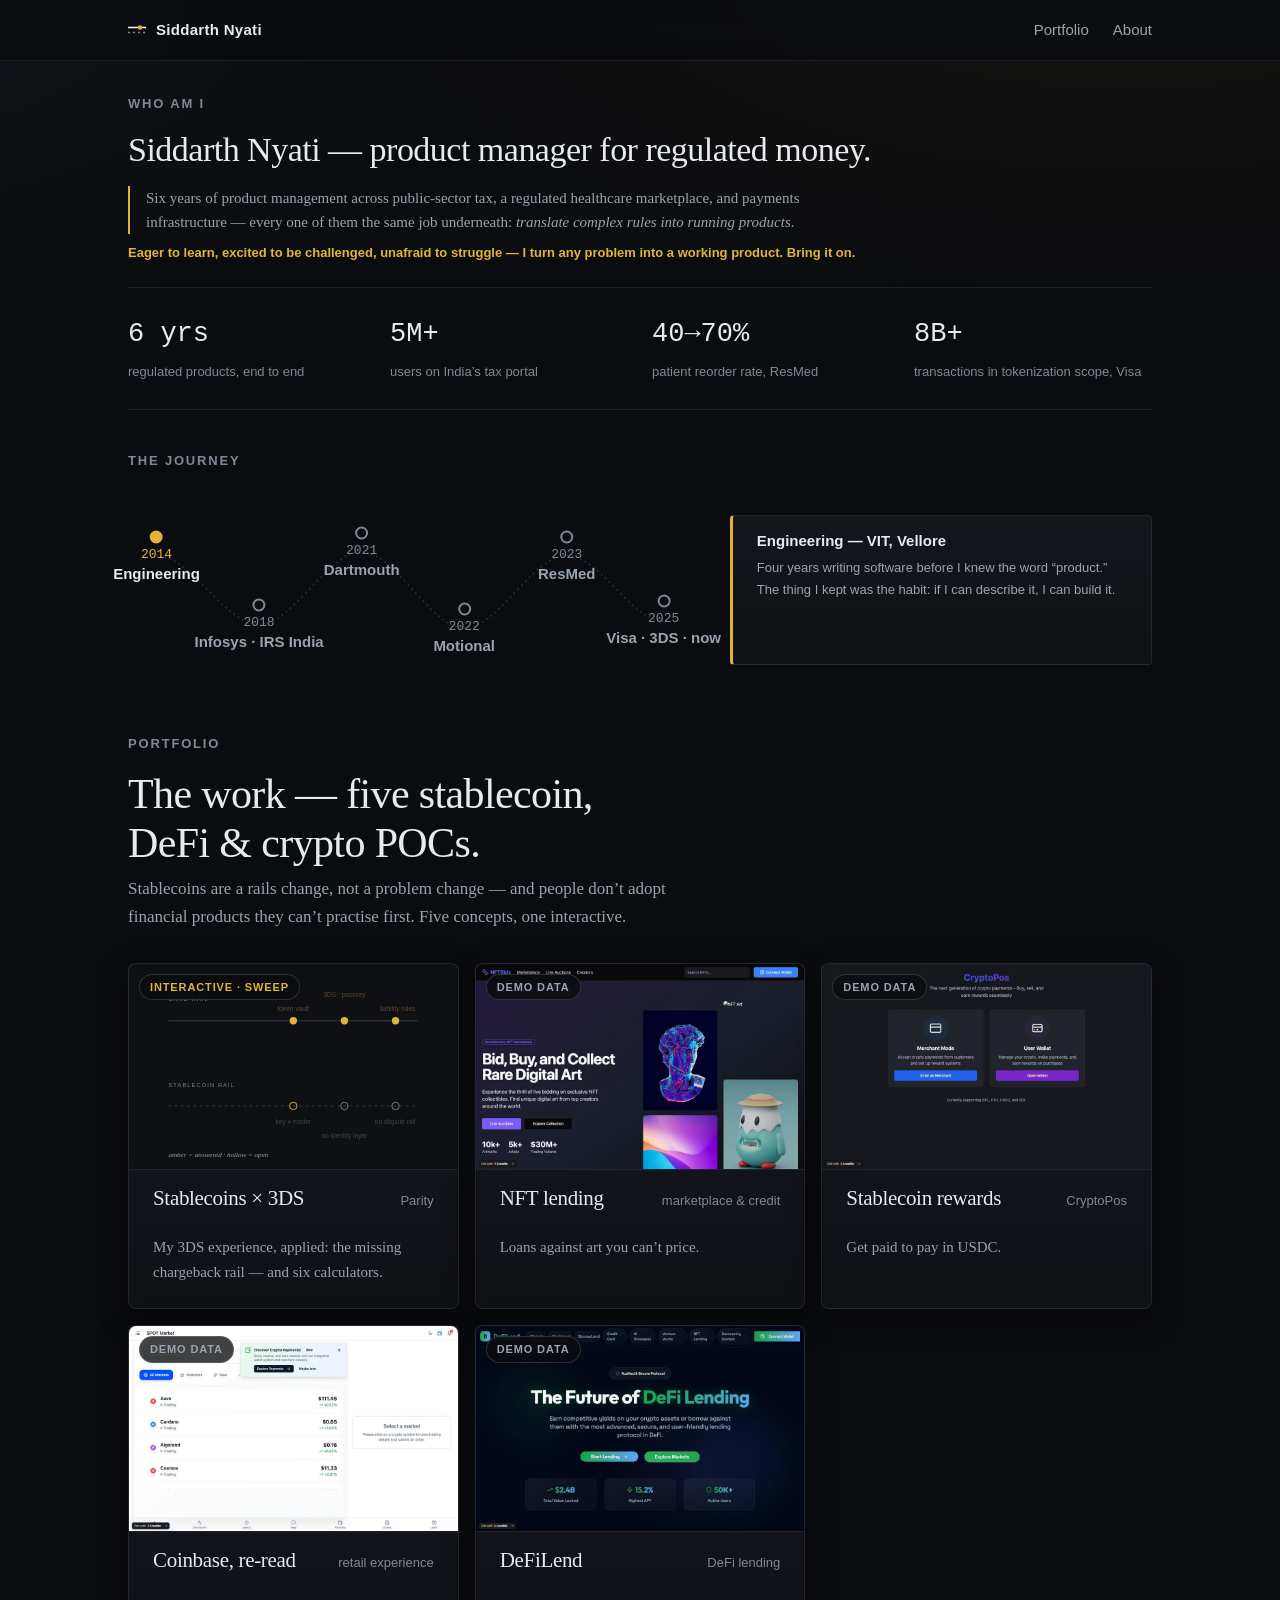
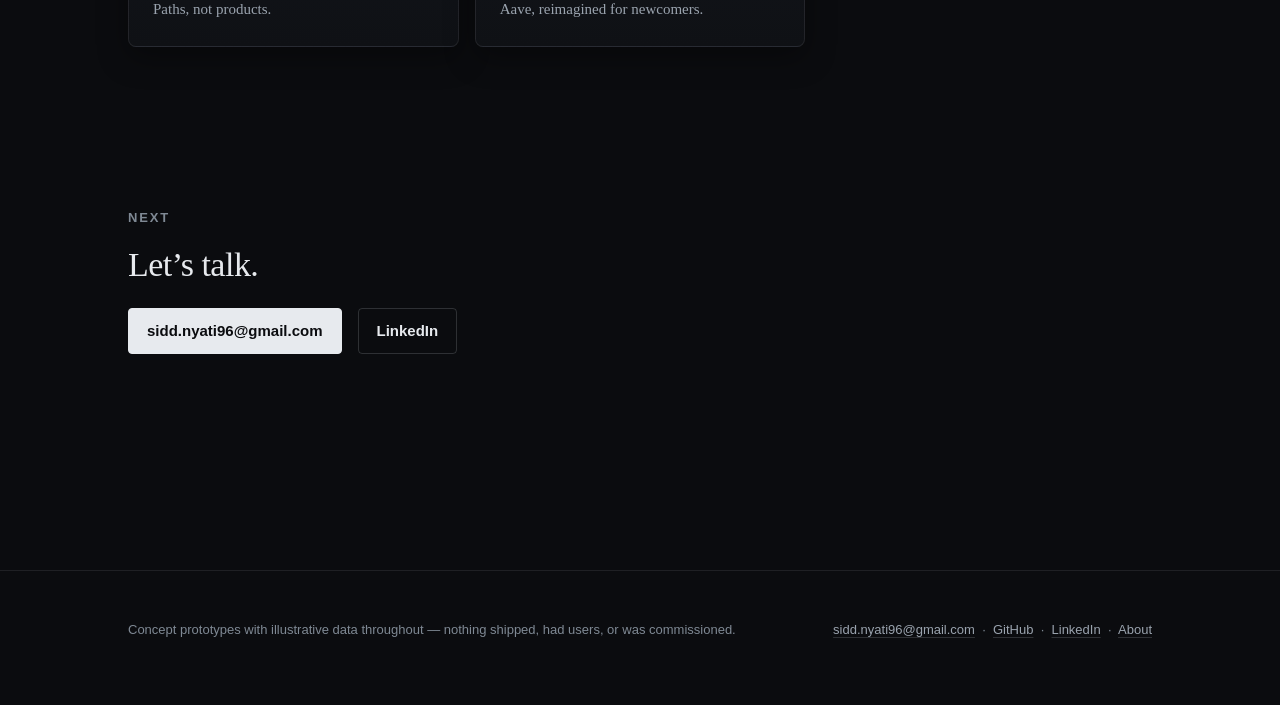
<file: index.html>
<!DOCTYPE html>
<html lang="en">
<head>
<meta charset="utf-8">
<meta name="viewport" content="width=device-width, initial-scale=1">
<title>Siddarth Nyati — product manager for regulated money</title>
<meta name="description" content="Six years of product management across tax, healthcare and payments — and five stablecoin, DeFi and crypto proofs-of-concept. Concept prototypes with illustrative data.">
<meta property="og:title" content="Siddarth Nyati — product manager for regulated money">
<meta property="og:description" content="Six years turning complex rules into running products — tax, healthcare, payments. Five stablecoin, DeFi & crypto POCs.">
<meta property="og:type" content="website">
<meta property="og:image" content="https://siddarthnyati.github.io/stablecoin-lab/assets/og.png">
<link rel="icon" type="image/svg+xml" href="assets/favicon.svg">
<link rel="stylesheet" href="assets/site.css?v=20260811">
</head>
<body>
<a class="skip-link" href="#main">Skip to content</a>

<header class="site-header">
  <div class="container bar">
    <a class="wordmark" href="./" aria-label="Siddarth Nyati — home">
      <svg class="tick" viewBox="0 0 18 10" aria-hidden="true"><line x1="0" y1="2.5" x2="18" y2="2.5" stroke="#e7eaee" stroke-width="1.6"/><line x1="0" y1="7.5" x2="18" y2="7.5" stroke="#7d8590" stroke-width="1.6" stroke-dasharray="2 3"/><circle cx="12" cy="2.5" r="2.2" fill="#e2b33c"/></svg>
      Siddarth Nyati
    </a>
    <nav class="site-nav" aria-label="Site">
      <a href="#work">Portfolio</a>
      <a href="about/">About</a>
    </nav>
  </div>
</header>

<main id="main">

  <!-- ============================ who am I ============================ -->
  <section class="identity" style="padding-top: var(--s4); padding-bottom: 0;">
    <div class="container">
      <p class="eyebrow">Who am I</p>
      <h1 style="max-width: none; font-size: clamp(var(--fs-4), 4vw, var(--fs-5));">Siddarth Nyati &mdash; product manager for regulated money.</h1>

      <p class="thesis" style="border-left: 2px solid var(--accent); padding-left: var(--s2); margin-top: var(--s2); max-width: 96ch; font-size: var(--fs-1);">Six years of product management across public-sector tax, a regulated healthcare marketplace, and payments infrastructure &mdash; every one of them the same job underneath: <em>translate complex rules into running products</em>.</p>
      <p style="font-family: var(--sans); font-size: var(--fs-0); font-weight: 600; color: var(--accent); margin-top: var(--s1); max-width: none;">Eager to learn, excited to be challenged, unafraid to struggle &mdash; I turn any problem into a working product. Bring it on.</p>
    </div>
  </section>


  <!-- ======================= credibility strip ======================= -->
  <section style="padding: 0 0 var(--s2);">
    <div class="container">
      <div class="cred-strip">
        <div><b>6 yrs</b><span>regulated products, end to end</span></div>
        <div><b>5M+</b><span>users on India&rsquo;s tax portal</span></div>
        <div><b>40&rarr;70%</b><span>patient reorder rate, ResMed</span></div>
        <div><b>8B+</b><span>transactions in tokenization scope, Visa</span></div>
      </div>
    </div>
  </section>

  <!-- ======================= the journey ======================= -->
  <section style="padding: var(--s3) 0 var(--s2);">
    <div class="container">
      <p class="eyebrow">The journey</p>
      <div class="tl-split">
      <div class="tl-curve" role="tablist" aria-label="Career timeline">
        <svg class="track" viewBox="0 0 1000 210" preserveAspectRatio="none" aria-hidden="true">
          <path d="M 50 67 C 110 67, 170 143, 230 143 S 350 63, 410 63 S 530 147, 590 147 S 710 67, 770 67 S 880 139, 940 139"
                fill="none" stroke="rgba(231,234,238,0.16)" stroke-width="2" stroke-dasharray="1 7" stroke-linecap="round"/>
        </svg>
        <button role="tab" aria-selected="false" data-tl="t2014" style="left:5%; top:32%;"><span class="nd"></span><span class="yr">2014</span><span class="lb">Engineering</span></button>
        <button role="tab" aria-selected="false" data-tl="t2018" style="left:23%; top:68%;"><span class="nd"></span><span class="yr">2018</span><span class="lb">Infosys &middot; IRS India</span></button>
        <button role="tab" aria-selected="false" data-tl="t2021" style="left:41%; top:30%;"><span class="nd"></span><span class="yr">2021</span><span class="lb">Dartmouth</span></button>
        <button role="tab" aria-selected="false" data-tl="t2022" style="left:59%; top:70%;"><span class="nd"></span><span class="yr">2022</span><span class="lb">Motional</span></button>
        <button role="tab" aria-selected="false" data-tl="tresmed" style="left:77%; top:32%;"><span class="nd"></span><span class="yr">2023</span><span class="lb">ResMed</span></button>
        <button role="tab" aria-selected="true" data-tl="tnow" style="left:94%; top:66%;"><span class="nd"></span><span class="yr">2025</span><span class="lb">Visa &middot; 3DS &middot; now</span></button>
      </div>
      <div class="tl-detail" aria-live="polite">
        <div id="t2014" hidden>
          <h2 class="tl-h">Engineering &mdash; VIT, Vellore</h2>
          <p>Four years writing software before I knew the word &ldquo;product.&rdquo; The thing I kept was the habit: if I can describe it, I can build it.</p>
        </div>
        <div id="t2018" hidden>
          <h2 class="tl-h">Infosys &mdash; India&rsquo;s tax rails</h2>
          <p>600K taxpayers could now dispute overcharges online instead of standing in a government office. 71 form variants, 5M+ users, zero tolerance for error &mdash; but the lesson wasn&rsquo;t about scale. It was empathy: when your user is fighting the tax authority for money they&rsquo;re owed, every extra click feels like the system is on the wrong side.</p>
        </div>
        <div id="t2021" hidden>
          <h2 class="tl-h">Dartmouth &mdash; admit, scholarship, and a lesson in credit</h2>
          <p>The bank wanted our home &mdash; worth 5&times; the loan &mdash; as collateral at 12% APR, while a stock portfolio worth more than the loan counted for nothing. That loan seeded <a href="work/defilend/">DeFiLend</a>.</p>
        </div>
        <div id="t2022" hidden>
          <h2 class="tl-h">Motional &mdash; autonomous vehicles</h2>
          <p>Your user is getting into a car with no driver. If they don&rsquo;t trust it the first time, there is no second time. I built a rider-feedback app (NPS +20%), an org-wide risk framework, and an ops dashboard &mdash; but the lesson was simpler: in a domain where a mistake is a headline, you build confidence before you build features.</p>
        </div>
        <div id="tresmed" hidden>
          <h2 class="tl-h">ResMed &mdash; patient resupply</h2>
          <p>Patients on chronic therapy &mdash; CPAP, oxygen &mdash; already approved by Medicaid, but 60% weren&rsquo;t reordering because the process asked too much of people who were already tired. We made it zero-touch: reorder rate 40% &rarr; 70%. When your user is someone who needs a mask to sleep, removing one step isn&rsquo;t optimisation. It&rsquo;s care.</p>
        </div>
        <div id="tnow">
          <h2 class="tl-h">Visa &middot; 3DS &middot; now</h2>
          <p>Every card swipe quietly answers three questions: is this credential real, is this person real, and who pays when it isn&rsquo;t. I work on the layer that answers them &mdash; network tokenization, passkey authentication, enriched authorization data, and the merchant economics that make acceptance worth it. The lesson: this infrastructure is so good that merchants forget it&rsquo;s there. On stablecoin rails, it doesn&rsquo;t exist yet. That&rsquo;s what the five POCs are about.</p>
        </div>
      </div>
      </div>
    </div>
  </section>

  <!-- ============================ the work ============================ -->
  <section id="work" style="padding: var(--s4) 0 var(--s7);">
    <div class="container">
      <p class="eyebrow">Portfolio</p>
      <h2 class="work-head">The work &mdash; five stablecoin, DeFi &amp; crypto POCs.</h2>
      <p class="work-sub">Stablecoins are a rails change, not a problem change &mdash; and people don&rsquo;t adopt financial products they can&rsquo;t practise first. Five concepts, one interactive.</p>
      <div class="vgrid" style="grid-template-columns: repeat(3, 1fr);">

        <a class="vtile" href="work/stablecoin-settle/">
          <figure class="thumb rails-play" id="rails-play" role="img" aria-label="Interactive diagram: the card rail answers all three payment questions — token vault, 3DS and passkey, liability rules — while the stablecoin rail leaves the person and the loss open.">
            <span class="flag hot">Interactive &middot; sweep</span>
            <svg viewBox="0 0 480 360" xmlns="http://www.w3.org/2000/svg" aria-hidden="true">
              <text x="20" y="66" font-family="-apple-system,Segoe UI,Roboto,sans-serif" font-size="10" letter-spacing="2" fill="#7f8994">CARD RAIL</text>
              <line x1="20" y1="100" x2="460" y2="100" stroke="#3a4048" stroke-width="1.5"/>
              <circle cx="240" cy="100" r="6.5" fill="#e2b33c"/>
              <circle cx="330" cy="100" r="6.5" fill="#e2b33c"/>
              <circle cx="420" cy="100" r="6.5" fill="#e2b33c"/>
              <text id="qa-c1" class="qa" x="240" y="82" text-anchor="middle" font-family="-apple-system,Segoe UI,Roboto,sans-serif" font-size="11.5" fill="#e2b33c">token vault</text>
              <text id="qa-c2" class="qa" x="330" y="58" text-anchor="middle" font-family="-apple-system,Segoe UI,Roboto,sans-serif" font-size="11.5" fill="#e2b33c">3DS &middot; passkey</text>
              <text id="qa-c3" class="qa" x="455" y="82" text-anchor="end" font-family="-apple-system,Segoe UI,Roboto,sans-serif" font-size="11.5" fill="#e2b33c">liability rules</text>
              <text x="20" y="216" font-family="-apple-system,Segoe UI,Roboto,sans-serif" font-size="10" letter-spacing="2" fill="#7f8994">STABLECOIN RAIL</text>
              <line x1="20" y1="250" x2="460" y2="250" stroke="#3a4048" stroke-width="1.5" stroke-dasharray="5 6"/>
              <circle cx="240" cy="250" r="6.5" fill="none" stroke="#e2b33c" stroke-width="1.6"/>
              <circle cx="330" cy="250" r="6.5" fill="none" stroke="#7d8590" stroke-width="1.6"/>
              <circle cx="420" cy="250" r="6.5" fill="none" stroke="#7d8590" stroke-width="1.6"/>
              <text id="qa-s1" class="qa" x="240" y="282" text-anchor="middle" font-family="-apple-system,Segoe UI,Roboto,sans-serif" font-size="11.5" fill="#9aa3ae">key &ne; holder</text>
              <text id="qa-s2" class="qa" x="330" y="306" text-anchor="middle" font-family="-apple-system,Segoe UI,Roboto,sans-serif" font-size="11.5" fill="#9aa3ae">no identity layer</text>
              <text id="qa-s3" class="qa" x="455" y="282" text-anchor="end" font-family="-apple-system,Segoe UI,Roboto,sans-serif" font-size="11.5" fill="#9aa3ae">no dispute rail</text>
              <text x="20" y="340" font-family="Charter,Georgia,serif" font-size="12.5" fill="#9aa3ae" font-style="italic">amber = answered &middot; hollow = open</text>
            </svg>
            <span class="torch"></span>
          </figure>
          <div class="meta-row"><h3 style="font-size: var(--fs-3); margin:0;">Stablecoins &times; 3DS</h3><span class="sub">Parity</span></div>
          <p class="oneline">My 3DS experience, applied: the missing chargeback rail &mdash; and six calculators.</p>
        </a>

        <a class="vtile" href="work/nft-lending/">
          <figure class="thumb">
            <span class="flag">Demo data</span>
            <img src="assets/shots/nft.jpg" width="960" height="600" alt="NFT marketplace prototype — live auctions, demo stats, all figures illustrative.">
          </figure>
          <div class="meta-row"><h3 style="font-size: var(--fs-3); margin:0;">NFT lending</h3><span class="sub">marketplace &amp; credit</span></div>
          <p class="oneline">Loans against art you can&rsquo;t price.</p>
        </a>

        <a class="vtile" href="work/cryptopos/">
          <figure class="thumb">
            <span class="flag">Demo data</span>
            <img src="assets/shots/rewards.jpg" width="960" height="600" alt="CryptoPos merchant dashboard — point of sale, accepted assets, reward rate. Demo data.">
          </figure>
          <div class="meta-row"><h3 style="font-size: var(--fs-3); margin:0;">Stablecoin rewards</h3><span class="sub">CryptoPos</span></div>
          <p class="oneline">Get paid to pay in USDC.</p>
        </a>

        <a class="vtile" href="work/coinbase/">
          <figure class="thumb">
            <span class="flag">Demo data</span>
            <img src="assets/shots/coinbase.jpg" width="960" height="600" alt="Coinbase-concept prototype — spot market with payments discovery. Demo data.">
          </figure>
          <div class="meta-row"><h3 style="font-size: var(--fs-3); margin:0;">Coinbase, re-read</h3><span class="sub">retail experience</span></div>
          <p class="oneline">Paths, not products.</p>
        </a>

        <a class="vtile" href="work/defilend/">
          <figure class="thumb">
            <span class="flag">Demo data</span>
            <img src="assets/shots/defilend.jpg" width="960" height="600" alt="DeFiLend prototype home — demo stats, all figures illustrative.">
          </figure>
          <div class="meta-row"><h3 style="font-size: var(--fs-3); margin:0;">DeFiLend</h3><span class="sub">DeFi lending</span></div>
          <p class="oneline">Aave, reimagined for newcomers.</p>
        </a>

      </div>
    </div>
  </section>



  <!-- ============================ let's talk ============================ -->
  <section style="padding: var(--s6) 0 var(--s7);">
    <div class="container">
      <p class="eyebrow">Next</p>
      <h2 style="max-width: 22ch;">Let&rsquo;s talk.</h2>
      <p style="display:flex; gap: var(--s2); flex-wrap: wrap; margin-top: var(--s3);">
        <a class="btn primary" href="mailto:sidd.nyati96@gmail.com">sidd.nyati96@gmail.com</a>
        <a class="btn" href="https://www.linkedin.com/in/siddarth-nyati/" target="_blank" rel="noopener">LinkedIn</a>
      </p>
    </div>
  </section>

</main>

<footer class="site-footer">
  <div class="container inner">
    <p>Concept prototypes with illustrative data throughout &mdash; nothing shipped, had users, or was commissioned.</p>
    <p><a href="mailto:sidd.nyati96@gmail.com">sidd.nyati96@gmail.com</a> &nbsp;&middot;&nbsp; <a href="https://github.com/siddarthnyati" target="_blank" rel="noopener">GitHub</a> &nbsp;&middot;&nbsp; <a href="https://www.linkedin.com/in/siddarth-nyati/" target="_blank" rel="noopener">LinkedIn</a> &nbsp;&middot;&nbsp; <a href="about/">About</a></p>
  </div>
</footer>

<script src="assets/site.js?v=20260811" defer></script>
<script>
/* Journey timeline — hover or click switches the card */
(function () {
  "use strict";
  var tabs = document.querySelectorAll("[data-tl]");
  var panels = document.querySelectorAll(".tl-detail > div");
  function select(b) {
    tabs.forEach(function (x) { x.setAttribute("aria-selected", String(x === b)); });
    panels.forEach(function (p) { p.hidden = p.id !== b.getAttribute("data-tl"); });
  }
  var auto = null, idx = 0, moved = false;
  // hover only counts as intent after the pointer has actually moved —
  // re-renders under a parked cursor re-fire mouseenter synthetically
  document.addEventListener("mousemove", function () { moved = true; }, { once: true, passive: true });
  function stopAuto() { if (auto) { clearInterval(auto); auto = null; } }
  tabs.forEach(function (b) {
    ["click", "mouseenter", "focus"].forEach(function (ev) {
      b.addEventListener(ev, function () {
        if (ev === "mouseenter" && !moved) return;
        stopAuto(); select(b);
      });
    });
  });
  // auto-play the story from the beginning; first real interaction takes over
  tabs = Array.prototype.slice.call(tabs);
  idx = 0; select(tabs[0]);
  auto = setInterval(function () {
    idx = idx + 1;
    if (idx >= tabs.length) { stopAuto(); return; }
    select(tabs[idx]);
  }, 4600);
})();

/* Tile 1 — cursor-sweep rails (labels always visible, sweep brightens) */
(function () {
  "use strict";
  var play = document.getElementById("rails-play");
  if (!play) return;
  var zones = [["qa-c1","qa-s1"],["qa-c2","qa-s2"],["qa-c3","qa-s3"]];
  function light(idx) {
    zones.forEach(function (zone, i) {
      zone.forEach(function (id) {
        var el = document.getElementById(id);
        if (el) el.classList.toggle("lit", i === idx);
      });
    });
  }
  if (window.matchMedia("(hover: hover) and (pointer: fine)").matches) {
    play.addEventListener("mousemove", function (e) {
      var r = play.getBoundingClientRect();
      var x = (e.clientX - r.left) / r.width;
      var y = (e.clientY - r.top) / r.height;
      play.style.setProperty("--tx", (x * 100).toFixed(1) + "%");
      play.style.setProperty("--ty", (y * 100).toFixed(1) + "%");
      light(x < 0.4 ? -1 : x < 0.6 ? 0 : x < 0.78 ? 1 : 2);
    });
    play.addEventListener("mouseleave", function () { light(-1); });
  }
  var i = 0, inside = false;
  play.addEventListener("mouseenter", function () { inside = true; });
  play.addEventListener("mouseleave", function () { inside = false; });
  setInterval(function () {
    if (inside) return;
    i = (i + 1) % 3;
    light(i);
  }, 2200);
})();
</script>
</body>
</html>
</file>
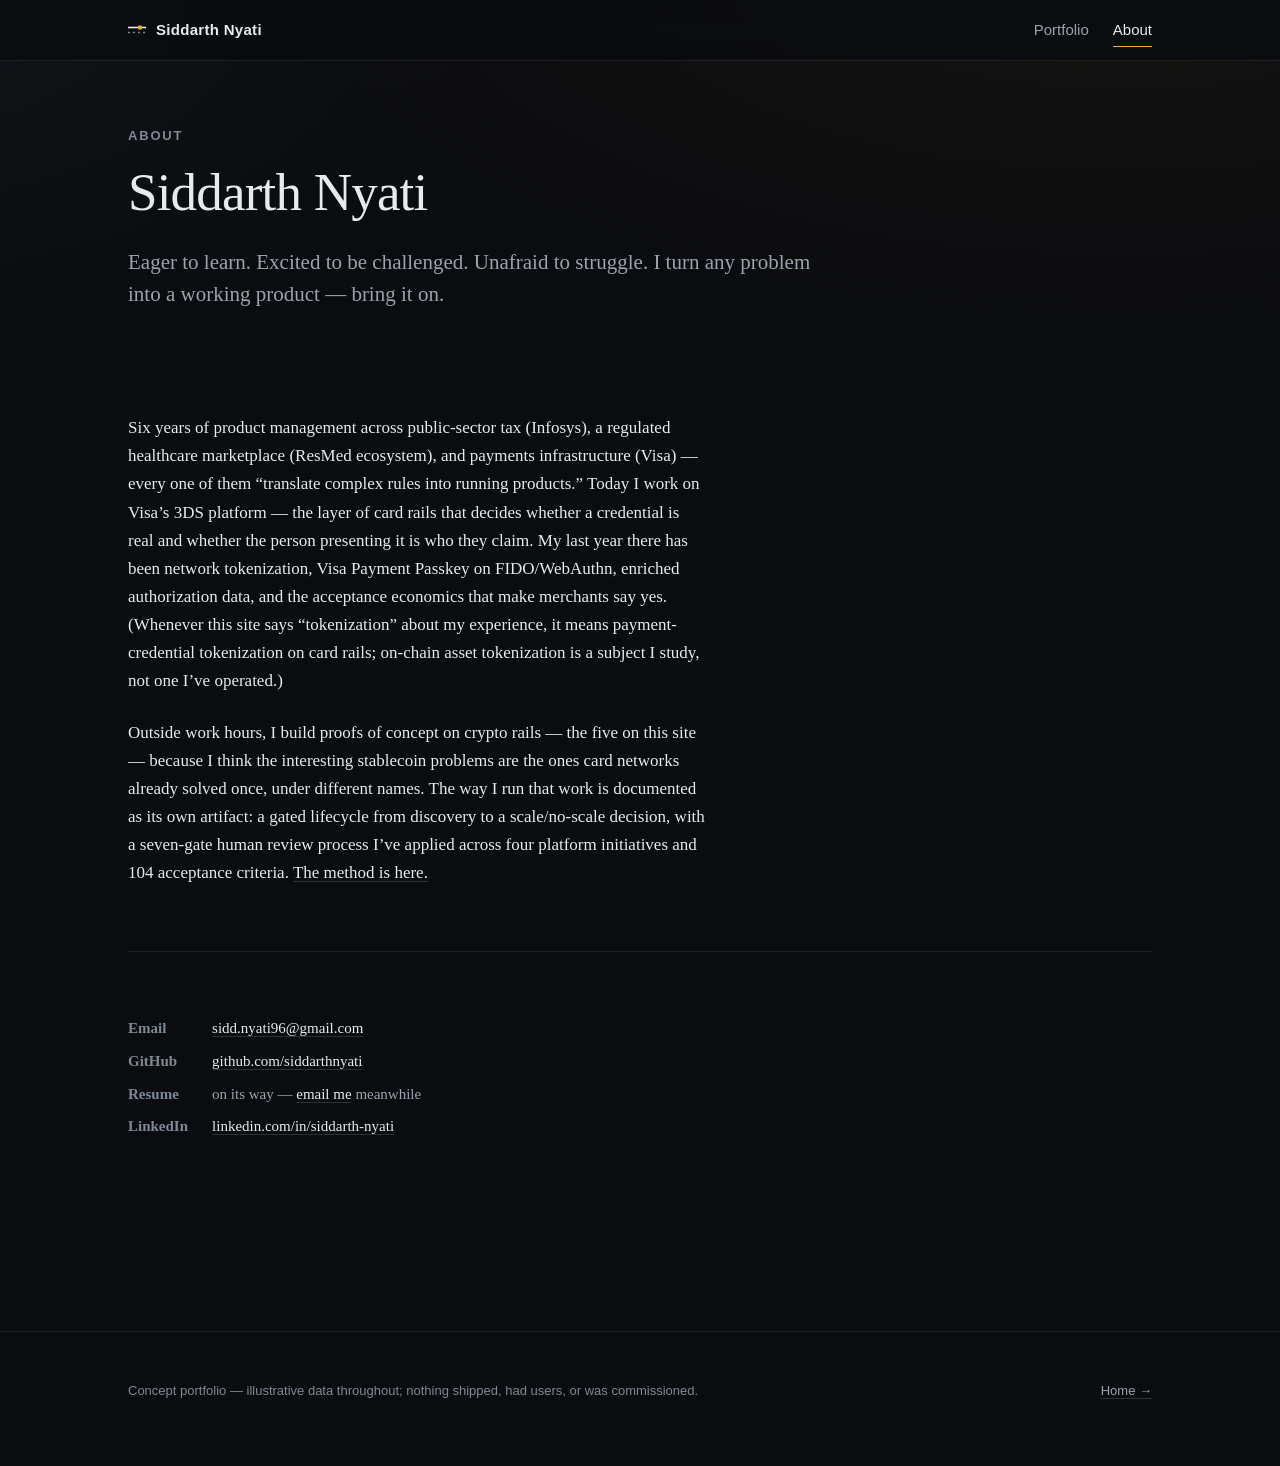
<file: about/index.html>
<!DOCTYPE html>
<html lang="en">
<head>
<meta charset="utf-8">
<meta name="viewport" content="width=device-width, initial-scale=1">
<title>About — Siddarth Nyati</title>
<meta name="description" content="Product manager on Visa's 3DS platform; builder of five stablecoin proofs-of-concept. Contact and background.">
<meta property="og:title" content="About — Siddarth Nyati">
<meta property="og:description" content="Card-rails product manager, stablecoin builder.">
<meta property="og:type" content="profile">
<meta property="og:image" content="https://siddarthnyati.github.io/stablecoin-lab/assets/og.png">
<link rel="icon" type="image/svg+xml" href="../assets/favicon.svg">
<link rel="stylesheet" href="../assets/site.css?v=20260811">
</head>
<body>
<a class="skip-link" href="#main">Skip to content</a>

<header class="site-header">
  <div class="container bar">
    <a class="wordmark" href="../" aria-label="Siddarth Nyati — home">
      <svg class="tick" viewBox="0 0 18 10" aria-hidden="true"><line x1="0" y1="2.5" x2="18" y2="2.5" stroke="#e7eaee" stroke-width="1.6"/><line x1="0" y1="7.5" x2="18" y2="7.5" stroke="#7d8590" stroke-width="1.6" stroke-dasharray="2 3"/><circle cx="12" cy="2.5" r="2.2" fill="#e2b33c"/></svg>
      Siddarth Nyati
    </a>
    <nav class="site-nav" aria-label="Site">
      <a href="../#work">Portfolio</a>
      <a href="../about/">About</a>
    </nav>
  </div>
</header>

<main id="main">
  <div class="container">

    <header class="case-header">
      <p class="eyebrow">About</p>
      <h1>Siddarth Nyati</h1>
      <p class="lede">Eager to learn. Excited to be challenged. Unafraid to struggle. I turn any problem into a working product &mdash; bring it on.</p>
    </header>

    <section class="section" style="padding-top: var(--s4);">
      <p>Six years of product management across public-sector tax (Infosys), a regulated healthcare marketplace (ResMed ecosystem), and payments infrastructure (Visa) &mdash; every one of them &ldquo;translate complex rules into running products.&rdquo; Today I work on Visa&rsquo;s 3DS platform &mdash; the layer of card rails that decides whether a credential is real and whether the person presenting it is who they claim. My last year there has been network tokenization, Visa Payment Passkey on FIDO/WebAuthn, enriched authorization data, and the acceptance economics that make merchants say yes. (Whenever this site says &ldquo;tokenization&rdquo; about my experience, it means payment-credential tokenization on card rails; on-chain asset tokenization is a subject I study, not one I&rsquo;ve operated.)</p>
      <p>Outside work hours, I build proofs of concept on crypto rails &mdash; the five on this site &mdash; because I think the interesting stablecoin problems are the ones card networks already solved once, under different names. The way I run that work is documented as its own artifact: a gated lifecycle from discovery to a scale/no-scale decision, with a seven-gate human review process I&rsquo;ve applied across four platform initiatives and 104 acceptance criteria. <a href="../how-i-run-programs/">The method is here.</a></p>

      <hr>

      <dl class="kv" style="font-size: var(--fs-1);">
        <dt>Email</dt><dd><a href="mailto:sidd.nyati96@gmail.com">sidd.nyati96@gmail.com</a></dd>
        <dt>GitHub</dt><dd><a href="https://github.com/siddarthnyati" target="_blank" rel="noopener">github.com/siddarthnyati</a></dd>
        <dt>Resume</dt><dd>on its way &mdash; <a href="mailto:sidd.nyati96@gmail.com">email me</a> meanwhile</dd>
        <dt>LinkedIn</dt><dd><a href="https://www.linkedin.com/in/siddarth-nyati/" target="_blank" rel="noopener">linkedin.com/in/siddarth-nyati</a></dd>
      </dl>
    </section>

  </div>
</main>

<footer class="site-footer">
  <div class="container inner">
    <p>Concept portfolio &mdash; illustrative data throughout; nothing shipped, had users, or was commissioned.</p>
    <p><a href="../">Home &rarr;</a></p>
  </div>
</footer>

<script src="../assets/site.js?v=20260811" defer></script>
</body>
</html>
</file>
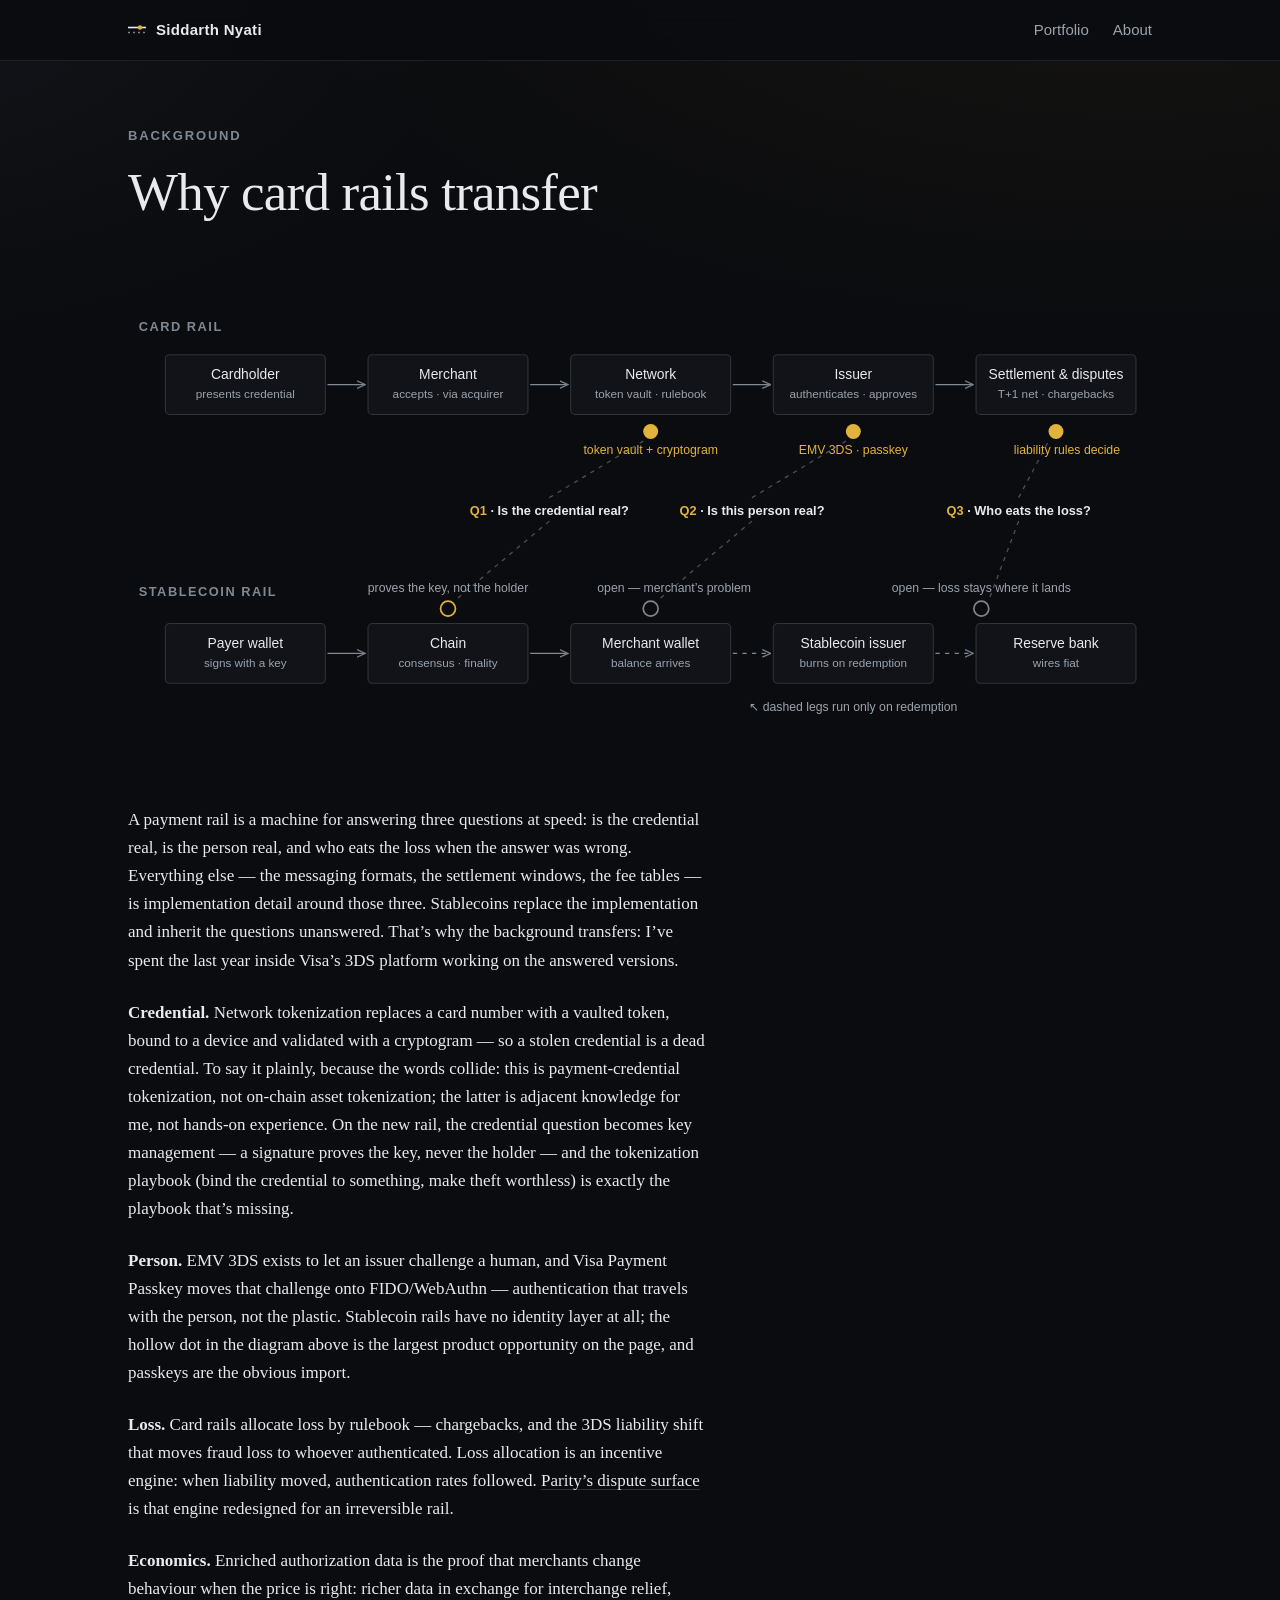
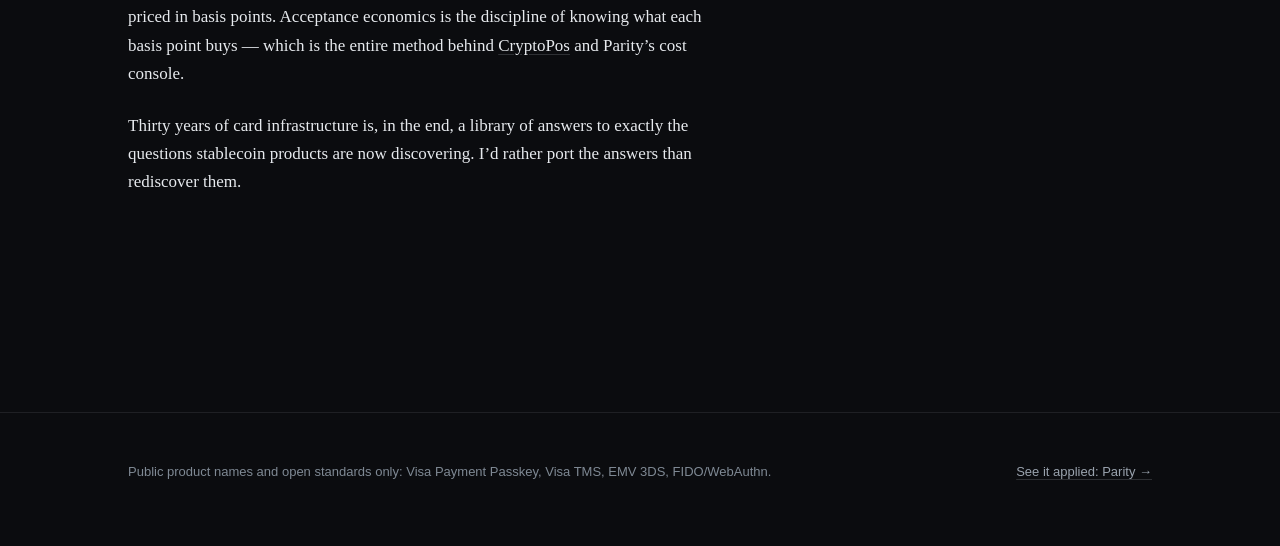
<file: from-card-rails/index.html>
<!DOCTYPE html>
<html lang="en">
<head>
<meta charset="utf-8">
<meta name="viewport" content="width=device-width, initial-scale=1">
<title>From card rails — why the background transfers</title>
<meta name="description" content="Network tokenization, passkey authentication, enriched authorization data and acceptance economics — and why each one maps directly onto stablecoin work.">
<meta property="og:title" content="From card rails — why the background transfers">
<meta property="og:description" content="The three questions every rail must answer, and a year spent on them inside Visa's 3DS platform.">
<meta property="og:type" content="article">
<meta property="og:image" content="https://siddarthnyati.github.io/stablecoin-lab/assets/og.png">
<link rel="icon" type="image/svg+xml" href="../assets/favicon.svg">
<link rel="stylesheet" href="../assets/site.css?v=20260811">
</head>
<body>
<a class="skip-link" href="#main">Skip to content</a>

<header class="site-header">
  <div class="container bar">
    <a class="wordmark" href="../" aria-label="Siddarth Nyati — home">
      <svg class="tick" viewBox="0 0 18 10" aria-hidden="true"><line x1="0" y1="2.5" x2="18" y2="2.5" stroke="#e7eaee" stroke-width="1.6"/><line x1="0" y1="7.5" x2="18" y2="7.5" stroke="#7d8590" stroke-width="1.6" stroke-dasharray="2 3"/><circle cx="12" cy="2.5" r="2.2" fill="#e2b33c"/></svg>
      Siddarth Nyati
    </a>
    <nav class="site-nav" aria-label="Site">
      <a href="../#work">Portfolio</a>
      <a href="../about/">About</a>
    </nav>
  </div>
</header>

<main id="main">
  <div class="container">

    <header class="case-header">
      <p class="eyebrow">Background</p>
      <h1 style="max-width: 18ch;">Why card rails transfer</h1>
    </header>

    <figure class="rails" role="img" aria-label="Diagram: the same transaction traversing card rails and stablecoin rails. On card rails, three questions are answered — credential validity at the network token vault, person validity at the issuer via EMV 3DS and passkey, and loss allocation by chargeback and liability rules. On stablecoin rails, a signature proves the key but not the holder, no identity layer exists, and no dispute rail exists — the loss stays where it lands." style="margin-top: 0;">
      <svg viewBox="0 0 960 404" xmlns="http://www.w3.org/2000/svg">
        <title>One transaction, two rails, three questions</title>
        <defs>
          <marker id="arr" viewBox="0 0 8 8" refX="7" refY="4" markerWidth="7" markerHeight="7" orient="auto-start-reverse">
            <path d="M0,0.6 L7.4,4 L0,7.4" fill="none" stroke="#737d89" stroke-width="1.2"/>
          </marker>
        </defs>
        <text class="lane-label" x="10" y="34">Card rail</text>
        <text class="lane-label" x="10" y="282">Stablecoin rail</text>
        <g class="node">
          <rect x="35"  y="56" width="150" height="56"/>
          <text x="110" y="79" text-anchor="middle">Cardholder</text>
          <text x="110" y="97" text-anchor="middle" class="sub">presents credential</text>
        </g>
        <g class="node">
          <rect x="225" y="56" width="150" height="56"/>
          <text x="300" y="79" text-anchor="middle">Merchant</text>
          <text x="300" y="97" text-anchor="middle" class="sub">accepts &middot; via acquirer</text>
        </g>
        <g class="node">
          <rect x="415" y="56" width="150" height="56"/>
          <text x="490" y="79" text-anchor="middle">Network</text>
          <text x="490" y="97" text-anchor="middle" class="sub">token vault &middot; rulebook</text>
        </g>
        <g class="node">
          <rect x="605" y="56" width="150" height="56"/>
          <text x="680" y="79" text-anchor="middle">Issuer</text>
          <text x="680" y="97" text-anchor="middle" class="sub">authenticates &middot; approves</text>
        </g>
        <g class="node">
          <rect x="795" y="56" width="150" height="56"/>
          <text x="870" y="79" text-anchor="middle">Settlement &amp; disputes</text>
          <text x="870" y="97" text-anchor="middle" class="sub">T+1 net &middot; chargebacks</text>
        </g>
        <line class="flow" x1="187" y1="84" x2="222" y2="84" marker-end="url(#arr)"/>
        <line class="flow" x1="377" y1="84" x2="412" y2="84" marker-end="url(#arr)"/>
        <line class="flow" x1="567" y1="84" x2="602" y2="84" marker-end="url(#arr)"/>
        <line class="flow" x1="757" y1="84" x2="792" y2="84" marker-end="url(#arr)"/>
        <circle class="q-dot" cx="490" cy="128" r="7"/>
        <text class="q-label on" x="490" y="149" text-anchor="middle">token vault + cryptogram</text>
        <circle class="q-dot" cx="680" cy="128" r="7"/>
        <text class="q-label on" x="680" y="149" text-anchor="middle">EMV 3DS &middot; passkey</text>
        <circle class="q-dot" cx="870" cy="128" r="7"/>
        <text class="q-label on" x="930" y="149" text-anchor="end">liability rules decide</text>
        <line class="flow dashed" x1="395" y1="190" x2="483" y2="137" opacity="0.55"/>
        <line class="flow dashed" x1="395" y1="212" x2="307" y2="286" opacity="0.55"/>
        <text class="q-title" x="395" y="206" text-anchor="middle"><tspan fill="#e2b33c">Q1</tspan> &middot; Is the credential real?</text>
        <line class="flow dashed" x1="585" y1="190" x2="673" y2="137" opacity="0.55"/>
        <line class="flow dashed" x1="585" y1="212" x2="497" y2="286" opacity="0.55"/>
        <text class="q-title" x="585" y="206" text-anchor="middle"><tspan fill="#e2b33c">Q2</tspan> &middot; Is this person real?</text>
        <line class="flow dashed" x1="835" y1="190" x2="863" y2="137" opacity="0.55"/>
        <line class="flow dashed" x1="835" y1="212" x2="807" y2="286" opacity="0.55"/>
        <text class="q-title" x="835" y="206" text-anchor="middle"><tspan fill="#e2b33c">Q3</tspan> &middot; Who eats the loss?</text>
        <circle class="q-dot half" cx="300" cy="294" r="7"/>
        <text class="q-label" x="300" y="278" text-anchor="middle">proves the key, not the holder</text>
        <circle class="q-dot hollow" cx="490" cy="294" r="7"/>
        <text class="q-label" x="512" y="278" text-anchor="middle">open &mdash; merchant&rsquo;s problem</text>
        <circle class="q-dot hollow" cx="800" cy="294" r="7"/>
        <text class="q-label" x="800" y="278" text-anchor="middle">open &mdash; loss stays where it lands</text>
        <g class="node">
          <rect x="35"  y="308" width="150" height="56"/>
          <text x="110" y="331" text-anchor="middle">Payer wallet</text>
          <text x="110" y="349" text-anchor="middle" class="sub">signs with a key</text>
        </g>
        <g class="node">
          <rect x="225" y="308" width="150" height="56"/>
          <text x="300" y="331" text-anchor="middle">Chain</text>
          <text x="300" y="349" text-anchor="middle" class="sub">consensus &middot; finality</text>
        </g>
        <g class="node">
          <rect x="415" y="308" width="150" height="56"/>
          <text x="490" y="331" text-anchor="middle">Merchant wallet</text>
          <text x="490" y="349" text-anchor="middle" class="sub">balance arrives</text>
        </g>
        <g class="node">
          <rect x="605" y="308" width="150" height="56"/>
          <text x="680" y="331" text-anchor="middle">Stablecoin issuer</text>
          <text x="680" y="349" text-anchor="middle" class="sub">burns on redemption</text>
        </g>
        <g class="node">
          <rect x="795" y="308" width="150" height="56"/>
          <text x="870" y="331" text-anchor="middle">Reserve bank</text>
          <text x="870" y="349" text-anchor="middle" class="sub">wires fiat</text>
        </g>
        <line class="flow" x1="187" y1="336" x2="222" y2="336" marker-end="url(#arr)"/>
        <line class="flow" x1="377" y1="336" x2="412" y2="336" marker-end="url(#arr)"/>
        <line class="flow dashed" x1="567" y1="336" x2="602" y2="336" marker-end="url(#arr)"/>
        <line class="flow dashed" x1="757" y1="336" x2="792" y2="336" marker-end="url(#arr)"/>
        <text class="q-label" x="680" y="390" text-anchor="middle">&#8598; dashed legs run only on redemption</text>
      </svg>
    </figure>

    <section class="section" style="padding-top: var(--s4);">
      <p>A payment rail is a machine for answering three questions at speed: is the credential real, is the person real, and who eats the loss when the answer was wrong. Everything else &mdash; the messaging formats, the settlement windows, the fee tables &mdash; is implementation detail around those three. Stablecoins replace the implementation and inherit the questions unanswered. That&rsquo;s why the background transfers: I&rsquo;ve spent the last year inside Visa&rsquo;s 3DS platform working on the answered versions.</p>
      <p><strong>Credential.</strong> Network tokenization replaces a card number with a vaulted token, bound to a device and validated with a cryptogram &mdash; so a stolen credential is a dead credential. To say it plainly, because the words collide: this is payment-credential tokenization, not on-chain asset tokenization; the latter is adjacent knowledge for me, not hands-on experience. On the new rail, the credential question becomes key management &mdash; a signature proves the key, never the holder &mdash; and the tokenization playbook (bind the credential to something, make theft worthless) is exactly the playbook that&rsquo;s missing.</p>
      <p><strong>Person.</strong> EMV 3DS exists to let an issuer challenge a human, and Visa Payment Passkey moves that challenge onto FIDO/WebAuthn &mdash; authentication that travels with the person, not the plastic. Stablecoin rails have no identity layer at all; the hollow dot in the diagram above is the largest product opportunity on the page, and passkeys are the obvious import.</p>
      <p><strong>Loss.</strong> Card rails allocate loss by rulebook &mdash; chargebacks, and the 3DS liability shift that moves fraud loss to whoever authenticated. Loss allocation is an incentive engine: when liability moved, authentication rates followed. <a href="../work/stablecoin-settle/">Parity&rsquo;s dispute surface</a> is that engine redesigned for an irreversible rail.</p>
      <p><strong>Economics.</strong> Enriched authorization data is the proof that merchants change behaviour when the price is right: richer data in exchange for interchange relief, priced in basis points. Acceptance economics is the discipline of knowing what each basis point buys &mdash; which is the entire method behind <a href="../work/cryptopos/">CryptoPos</a> and Parity&rsquo;s cost console.</p>
      <p>Thirty years of card infrastructure is, in the end, a library of answers to exactly the questions stablecoin products are now discovering. I&rsquo;d rather port the answers than rediscover them.</p>
    </section>

  </div>
</main>

<footer class="site-footer">
  <div class="container inner">
    <p>Public product names and open standards only: Visa Payment Passkey, Visa TMS, EMV 3DS, FIDO/WebAuthn.</p>
    <p><a href="../work/stablecoin-settle/">See it applied: Parity &rarr;</a></p>
  </div>
</footer>

<script src="../assets/site.js?v=20260811" defer></script>
</body>
</html>
</file>
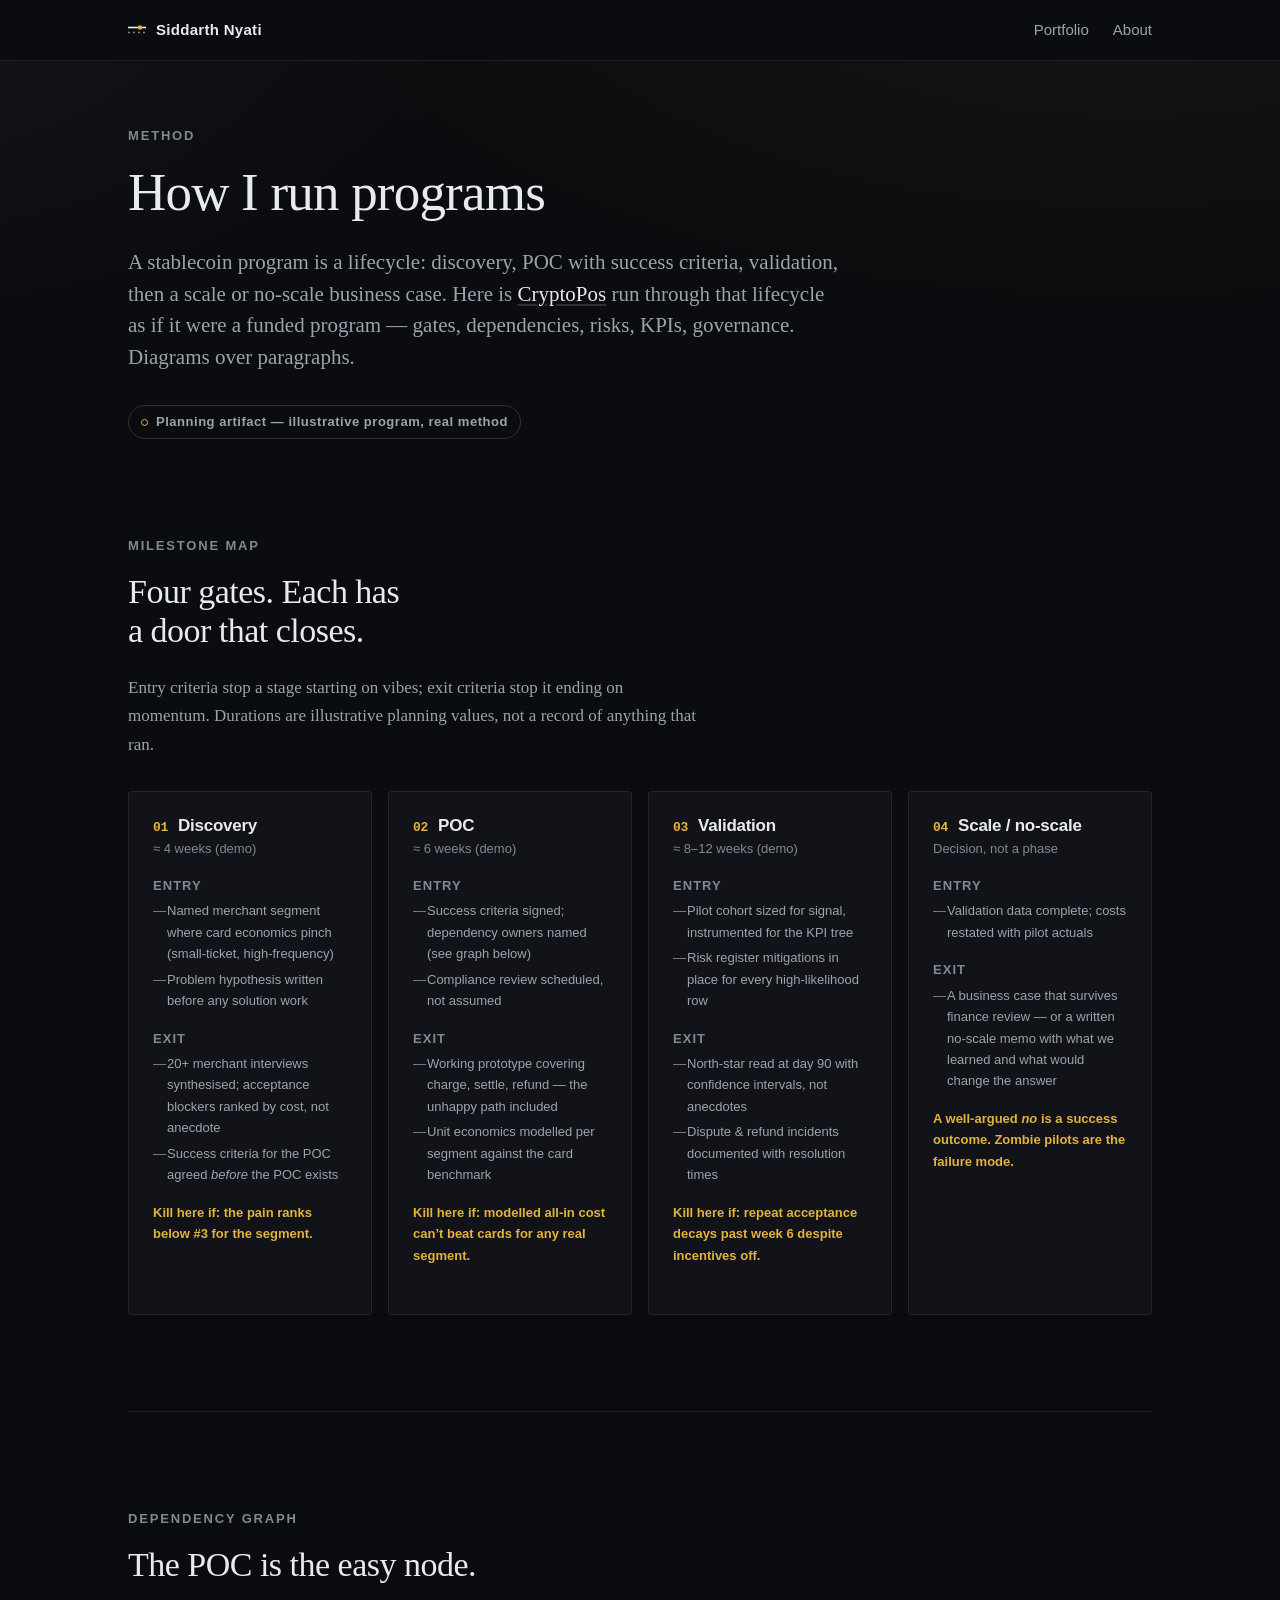
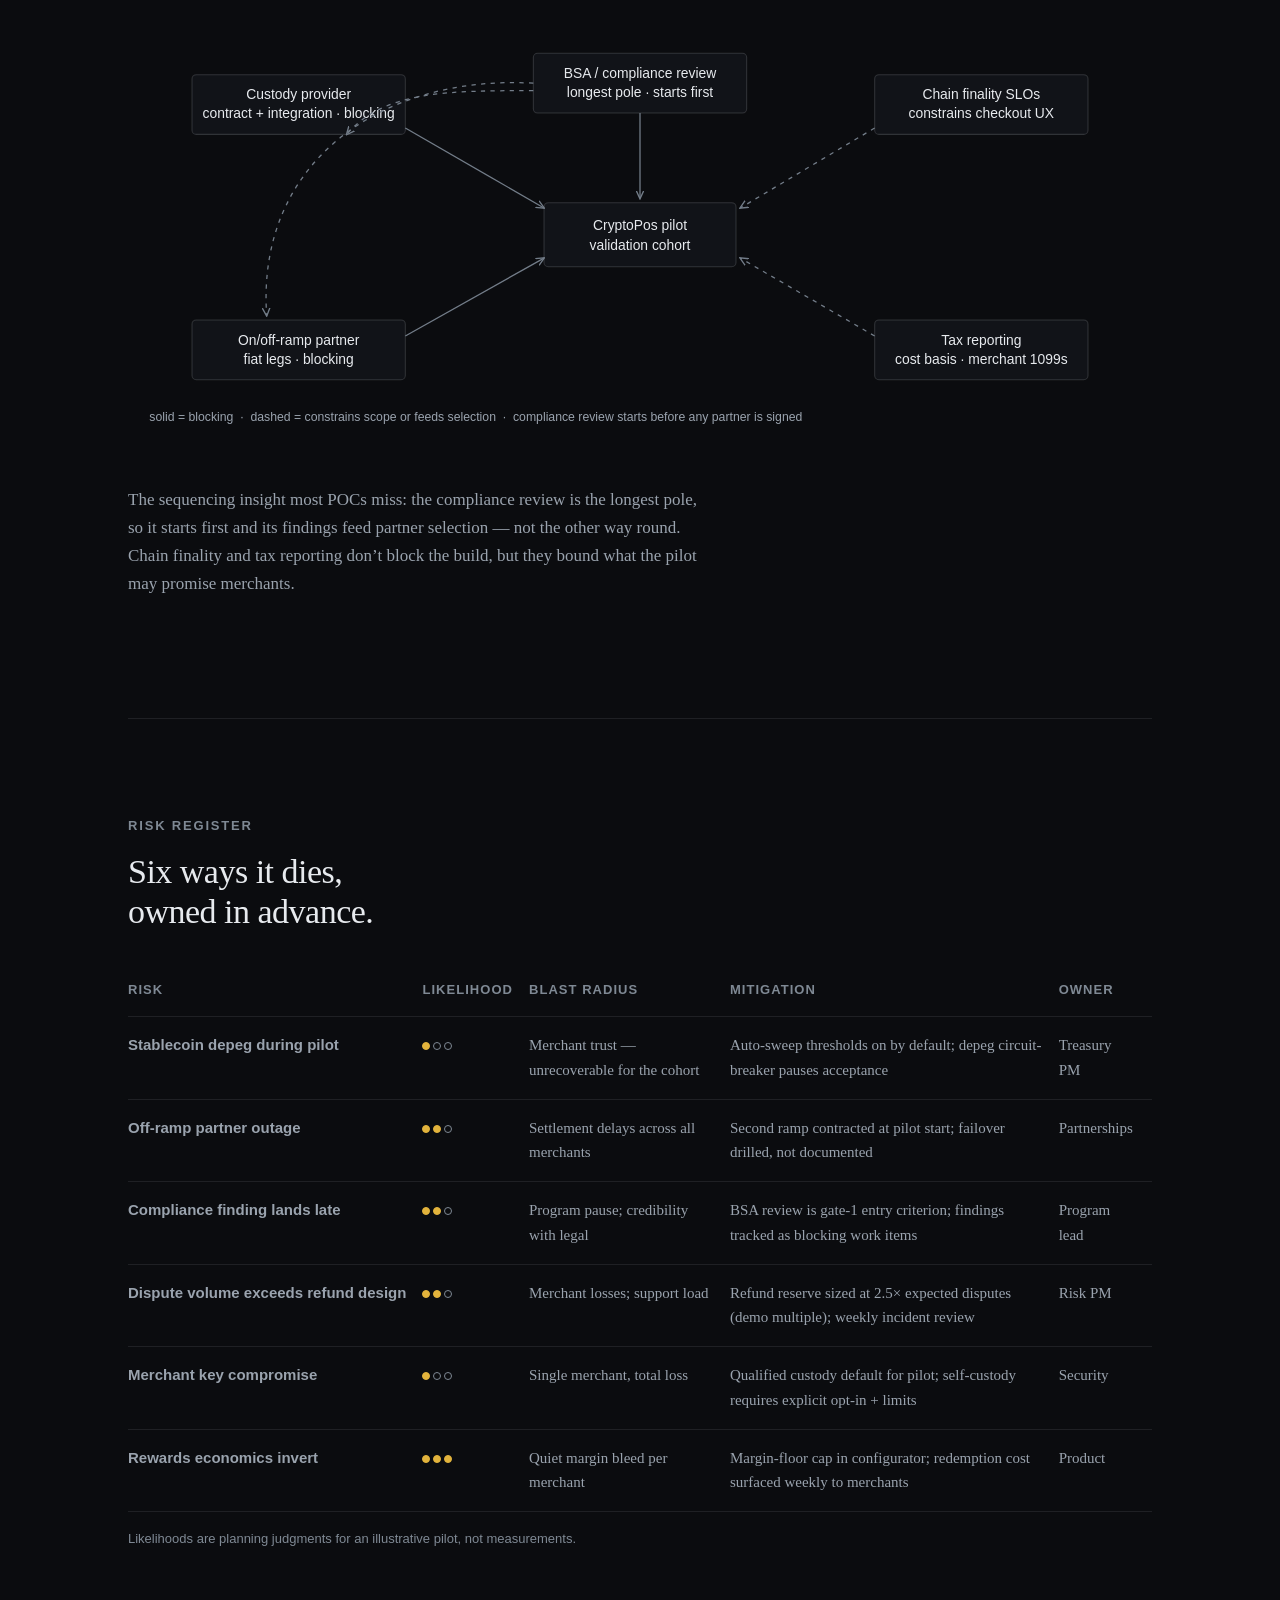
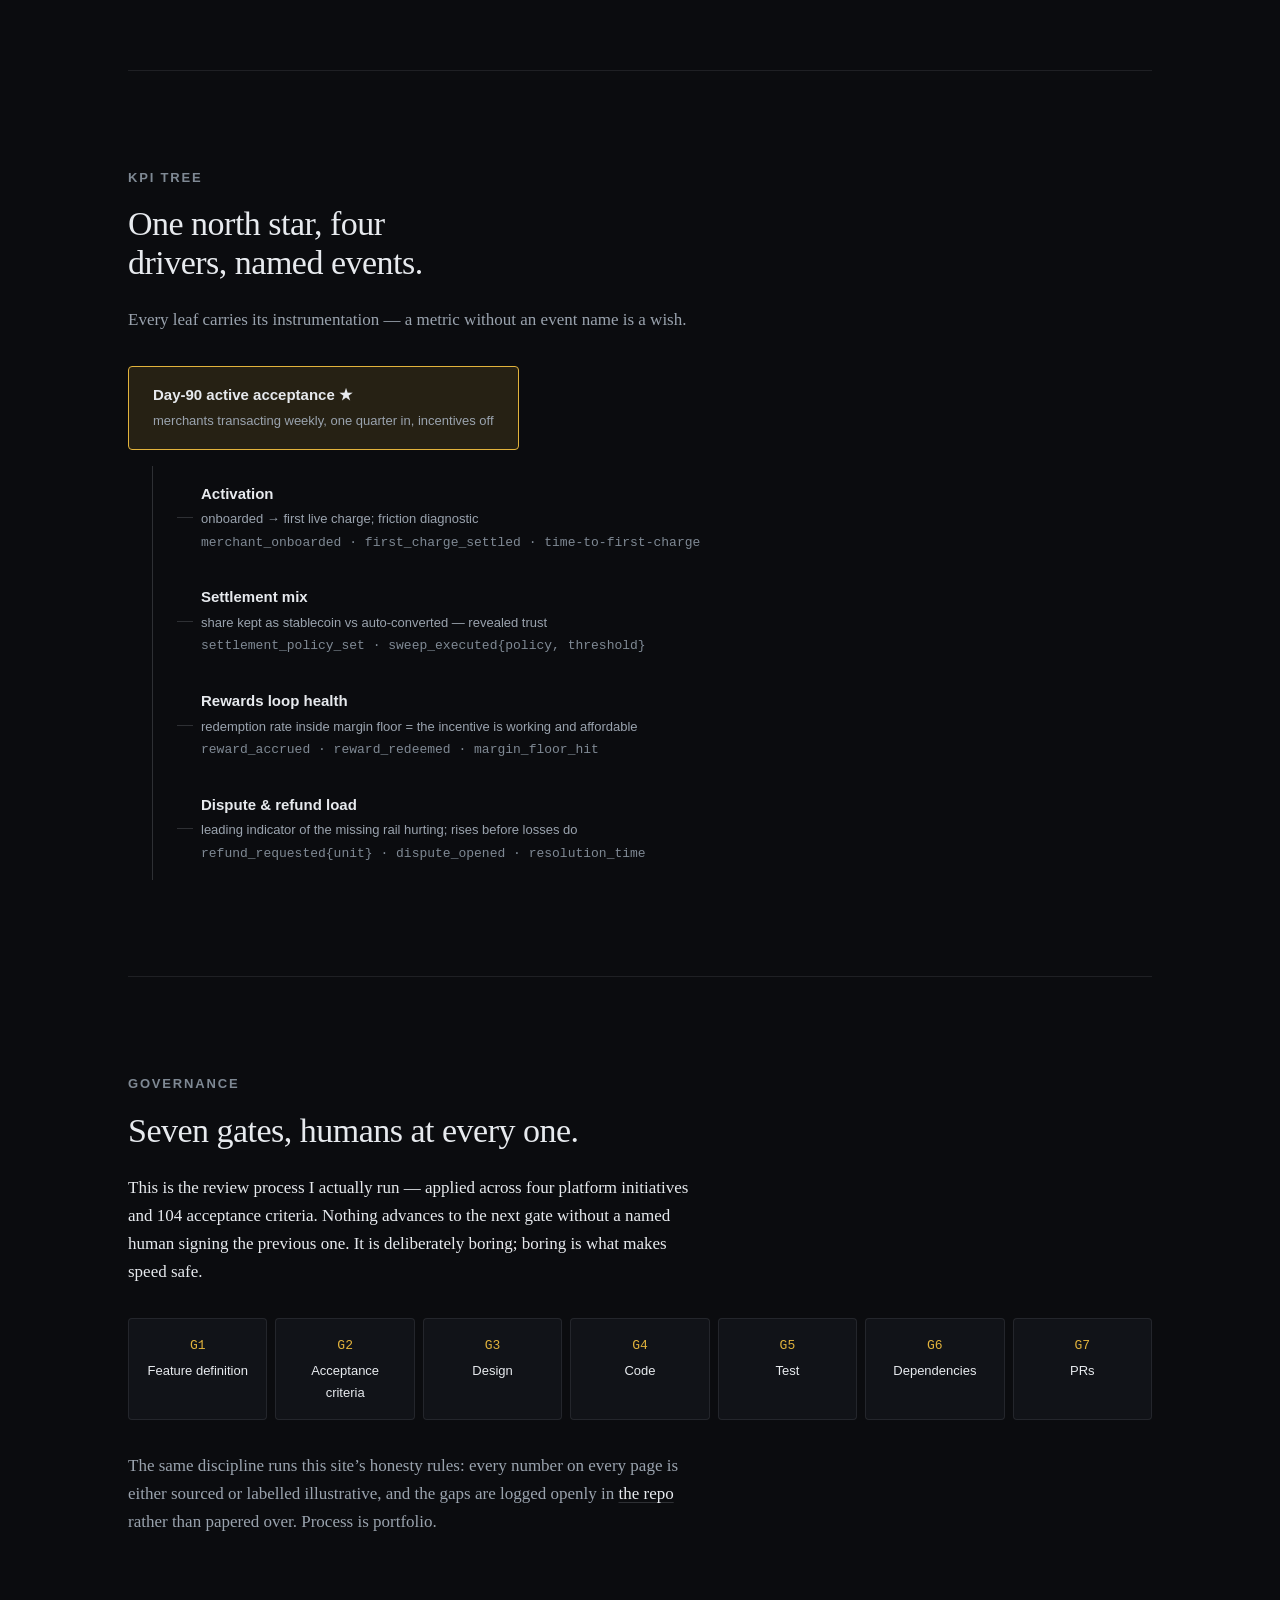
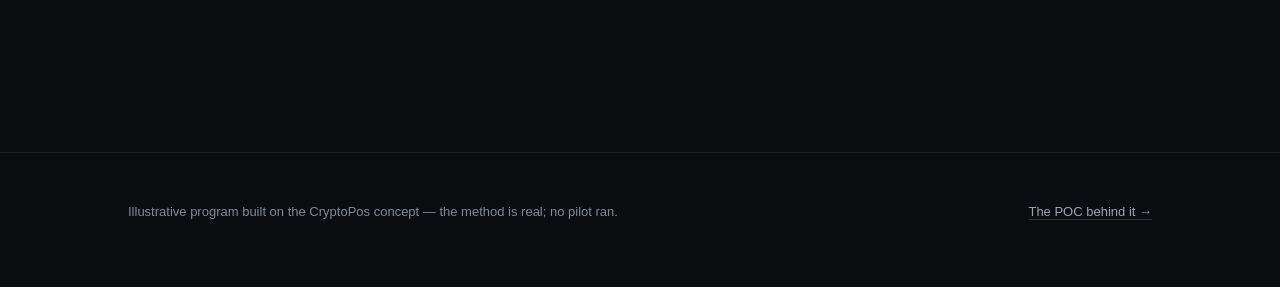
<file: how-i-run-programs/index.html>
<!DOCTYPE html>
<html lang="en">
<head>
<meta charset="utf-8">
<meta name="viewport" content="width=device-width, initial-scale=1">
<title>How I run programs — discovery to scale/no-scale</title>
<meta name="description" content="A stablecoin POC run as a program: milestone gates with entry and exit criteria, dependency graph, risk register, KPI tree, and a seven-gate governance model.">
<meta property="og:title" content="How I run programs — discovery to scale/no-scale">
<meta property="og:description" content="CryptoPos as the lifecycle: gates, dependencies, risks, KPIs, governance. Diagrams, not paragraphs.">
<meta property="og:type" content="article">
<meta property="og:image" content="https://siddarthnyati.github.io/stablecoin-lab/assets/og.png">
<link rel="icon" type="image/svg+xml" href="../assets/favicon.svg">
<link rel="stylesheet" href="../assets/site.css?v=20260811">
<style>
  /* page-local diagram styles */
  .gates { display: grid; gap: var(--s2); grid-template-columns: 1fr; counter-reset: gate; }
  @media (min-width: 900px) { .gates { grid-template-columns: repeat(4, 1fr); } }
  .gate { border: 1px solid var(--border); border-radius: var(--radius); background: var(--bg-raised); padding: var(--s3); position: relative; counter-increment: gate; }
  .gate h3 { font-family: var(--sans); font-size: var(--fs-2); font-weight: 600; margin-bottom: 2px; }
  .gate h3::before { content: counter(gate, decimal-leading-zero); font-family: var(--mono); color: var(--accent); margin-right: 10px; font-size: var(--fs-0); }
  .gate .dur { font-family: var(--sans); font-size: var(--fs-0); color: var(--text-faint); margin-bottom: var(--s2); }
  .gate dl { font-family: var(--sans); font-size: var(--fs-0); margin: 0; }
  .gate dt { font-weight: 600; letter-spacing: 0.08em; text-transform: uppercase; color: var(--text-faint); margin: var(--s2) 0 4px; }
  .gate dd { margin: 0 0 4px; color: var(--text-dim); padding-left: 14px; position: relative; }
  .gate dd::before { content: "—"; position: absolute; left: 0; color: var(--text-faint); }
  .gate .verdict { margin-top: var(--s2); font-family: var(--sans); font-size: var(--fs-0); font-weight: 600; color: var(--accent); }

  .kpi-tree { font-family: var(--sans); font-size: var(--fs-1); }
  .kpi-tree .root { border: 1px solid var(--accent); border-radius: var(--radius); background: var(--accent-soft); padding: var(--s2) var(--s3); display: inline-block; }
  .kpi-tree .root strong { display: block; }
  .kpi-tree .root span { font-size: var(--fs-0); color: var(--text-dim); }
  .kpi-tree ul { list-style: none; margin: 0; padding: 0 0 0 var(--s3); border-left: 1px solid var(--border-strong); max-width: none; }
  .kpi-tree > ul { margin-top: var(--s2); margin-left: var(--s3); }
  .kpi-tree li { position: relative; padding: var(--s2) 0 var(--s2) var(--s3); margin: 0; }
  .kpi-tree li::before { content: ""; position: absolute; left: 0; top: 50%; width: var(--s2); height: 1px; background: var(--border-strong); }
  .kpi-tree li strong { display: block; }
  .kpi-tree li .inst { display: block; font-size: var(--fs-0); color: var(--text-faint); font-family: var(--mono); margin-top: 2px; }
  .kpi-tree li .why { display: block; font-size: var(--fs-0); color: var(--text-dim); margin-top: 2px; }

  .risk-dots { display: inline-flex; gap: 3px; }
  .risk-dots i { width: 8px; height: 8px; border-radius: 50%; border: 1px solid var(--text-faint); }
  .risk-dots i.on { background: var(--accent); border-color: var(--accent); }

  .gov { display: grid; gap: var(--s1); grid-template-columns: 1fr; }
  @media (min-width: 720px) { .gov { grid-template-columns: repeat(7, 1fr); } }
  .gov .g { border: 1px solid var(--border); border-radius: var(--radius); background: var(--bg-raised); padding: var(--s2); font-family: var(--sans); font-size: var(--fs-0); text-align: center; position: relative; }
  .gov .g b { display: block; font-family: var(--mono); color: var(--accent); font-weight: 400; margin-bottom: 4px; }
</style>
</head>
<body>
<a class="skip-link" href="#main">Skip to content</a>

<header class="site-header">
  <div class="container bar">
    <a class="wordmark" href="../" aria-label="Siddarth Nyati — home">
      <svg class="tick" viewBox="0 0 18 10" aria-hidden="true"><line x1="0" y1="2.5" x2="18" y2="2.5" stroke="#e7eaee" stroke-width="1.6"/><line x1="0" y1="7.5" x2="18" y2="7.5" stroke="#7d8590" stroke-width="1.6" stroke-dasharray="2 3"/><circle cx="12" cy="2.5" r="2.2" fill="#e2b33c"/></svg>
      Siddarth Nyati
    </a>
    <nav class="site-nav" aria-label="Site">
      <a href="../#work">Portfolio</a>
      <a href="../about/">About</a>
    </nav>
  </div>
</header>

<main id="main">
  <div class="container">

    <header class="case-header">
      <p class="eyebrow">Method</p>
      <h1 style="max-width: 20ch;">How I run programs</h1>
      <p class="lede">A stablecoin program is a lifecycle: discovery, POC with success criteria, validation, then a scale or no-scale business case. Here is <a href="../work/cryptopos/">CryptoPos</a> run through that lifecycle as if it were a funded program &mdash; gates, dependencies, risks, KPIs, governance. Diagrams over paragraphs.</p>
      <p class="page-badge"><span class="demo-badge">Planning artifact &mdash; illustrative program, real method</span></p>
    </header>

    <!-- ===================== milestone map ===================== -->
    <section class="section" style="padding-top: var(--s5);">
      <p class="eyebrow">Milestone map</p>
      <h2 style="max-width: 28ch;">Four gates. Each has a door that closes.</h2>
      <p style="color: var(--text-dim); max-width: var(--prose);">Entry criteria stop a stage starting on vibes; exit criteria stop it ending on momentum. Durations are illustrative planning values, not a record of anything that ran.</p>

      <div class="gates" style="margin-top: var(--s4);">
        <div class="gate">
          <h3>Discovery</h3>
          <p class="dur">&asymp; 4 weeks (demo)</p>
          <dl>
            <dt>Entry</dt>
            <dd>Named merchant segment where card economics pinch (small-ticket, high-frequency)</dd>
            <dd>Problem hypothesis written before any solution work</dd>
            <dt>Exit</dt>
            <dd>20+ merchant interviews synthesised; acceptance blockers ranked by cost, not anecdote</dd>
            <dd>Success criteria for the POC agreed <em>before</em> the POC exists</dd>
          </dl>
          <p class="verdict">Kill here if: the pain ranks below #3 for the segment.</p>
        </div>
        <div class="gate">
          <h3>POC</h3>
          <p class="dur">&asymp; 6 weeks (demo)</p>
          <dl>
            <dt>Entry</dt>
            <dd>Success criteria signed; dependency owners named (see graph below)</dd>
            <dd>Compliance review scheduled, not assumed</dd>
            <dt>Exit</dt>
            <dd>Working prototype covering charge, settle, refund &mdash; the unhappy path included</dd>
            <dd>Unit economics modelled per segment against the card benchmark</dd>
          </dl>
          <p class="verdict">Kill here if: modelled all-in cost can&rsquo;t beat cards for any real segment.</p>
        </div>
        <div class="gate">
          <h3>Validation</h3>
          <p class="dur">&asymp; 8&ndash;12 weeks (demo)</p>
          <dl>
            <dt>Entry</dt>
            <dd>Pilot cohort sized for signal, instrumented for the KPI tree</dd>
            <dd>Risk register mitigations in place for every high-likelihood row</dd>
            <dt>Exit</dt>
            <dd>North-star read at day 90 with confidence intervals, not anecdotes</dd>
            <dd>Dispute &amp; refund incidents documented with resolution times</dd>
          </dl>
          <p class="verdict">Kill here if: repeat acceptance decays past week 6 despite incentives off.</p>
        </div>
        <div class="gate">
          <h3>Scale / no-scale</h3>
          <p class="dur">Decision, not a phase</p>
          <dl>
            <dt>Entry</dt>
            <dd>Validation data complete; costs restated with pilot actuals</dd>
            <dt>Exit</dt>
            <dd>A business case that survives finance review &mdash; or a written no-scale memo with what we learned and what would change the answer</dd>
          </dl>
          <p class="verdict">A well-argued <em>no</em> is a success outcome. Zombie pilots are the failure mode.</p>
        </div>
      </div>
    </section>

    <!-- ===================== dependency graph ===================== -->
    <section class="section">
      <p class="eyebrow">Dependency graph</p>
      <h2 style="max-width: 28ch;">The POC is the easy node.</h2>
      <figure class="rails" role="img" aria-label="Dependency graph for the CryptoPos pilot. Blocking dependencies: custody provider, on/off-ramp partner, BSA and compliance review. Constraining dependencies: chain finality service levels, tax reporting. Compliance review feeds both custody and on/off-ramp selection.">
        <svg viewBox="0 0 960 380" xmlns="http://www.w3.org/2000/svg">
          <title>CryptoPos pilot — dependency graph</title>
          <defs>
            <marker id="darr" viewBox="0 0 8 8" refX="7" refY="4" markerWidth="7" markerHeight="7" orient="auto-start-reverse">
              <path d="M0,0.6 L7.4,4 L0,7.4" fill="none" stroke="#737d89" stroke-width="1.2"/>
            </marker>
          </defs>

          <!-- center -->
          <g class="node">
            <rect x="390" y="160" width="180" height="60" rx="4" fill="#111318" stroke="#e2b33c"/>
            <text x="480" y="186" text-anchor="middle" font-family="-apple-system,Segoe UI,Roboto,sans-serif" font-size="14" fill="#e7eaee">CryptoPos pilot</text>
            <text x="480" y="204" text-anchor="middle" font-family="-apple-system,Segoe UI,Roboto,sans-serif" font-size="11" fill="#9aa3ae">validation cohort</text>
          </g>

          <!-- satellites -->
          <g class="node">
            <rect x="60" y="40" width="200" height="56" rx="4" fill="#111318" stroke="rgba(231,234,238,.16)"/>
            <text x="160" y="63" text-anchor="middle" font-family="-apple-system,Segoe UI,Roboto,sans-serif" font-size="13" fill="#e7eaee">Custody provider</text>
            <text x="160" y="81" text-anchor="middle" font-family="-apple-system,Segoe UI,Roboto,sans-serif" font-size="11" fill="#9aa3ae">contract + integration &middot; blocking</text>
          </g>
          <g class="node">
            <rect x="60" y="270" width="200" height="56" rx="4" fill="#111318" stroke="rgba(231,234,238,.16)"/>
            <text x="160" y="293" text-anchor="middle" font-family="-apple-system,Segoe UI,Roboto,sans-serif" font-size="13" fill="#e7eaee">On/off-ramp partner</text>
            <text x="160" y="311" text-anchor="middle" font-family="-apple-system,Segoe UI,Roboto,sans-serif" font-size="11" fill="#9aa3ae">fiat legs &middot; blocking</text>
          </g>
          <g class="node">
            <rect x="700" y="40" width="200" height="56" rx="4" fill="#111318" stroke="rgba(231,234,238,.16)"/>
            <text x="800" y="63" text-anchor="middle" font-family="-apple-system,Segoe UI,Roboto,sans-serif" font-size="13" fill="#e7eaee">Chain finality SLOs</text>
            <text x="800" y="81" text-anchor="middle" font-family="-apple-system,Segoe UI,Roboto,sans-serif" font-size="11" fill="#9aa3ae">constrains checkout UX</text>
          </g>
          <g class="node">
            <rect x="700" y="270" width="200" height="56" rx="4" fill="#111318" stroke="rgba(231,234,238,.16)"/>
            <text x="800" y="293" text-anchor="middle" font-family="-apple-system,Segoe UI,Roboto,sans-serif" font-size="13" fill="#e7eaee">Tax reporting</text>
            <text x="800" y="311" text-anchor="middle" font-family="-apple-system,Segoe UI,Roboto,sans-serif" font-size="11" fill="#9aa3ae">cost basis &middot; merchant 1099s</text>
          </g>
          <g class="node">
            <rect x="380" y="20" width="200" height="56" rx="4" fill="#111318" stroke="rgba(231,234,238,.16)"/>
            <text x="480" y="43" text-anchor="middle" font-family="-apple-system,Segoe UI,Roboto,sans-serif" font-size="13" fill="#e7eaee">BSA / compliance review</text>
            <text x="480" y="61" text-anchor="middle" font-family="-apple-system,Segoe UI,Roboto,sans-serif" font-size="11" fill="#9aa3ae">longest pole &middot; starts first</text>
          </g>

          <!-- edges -->
          <line x1="260" y1="90" x2="390" y2="165" stroke="#737d89" stroke-width="1.2" marker-end="url(#darr)"/>
          <line x1="260" y1="285" x2="390" y2="212" stroke="#737d89" stroke-width="1.2" marker-end="url(#darr)"/>
          <line x1="480" y1="76" x2="480" y2="156" stroke="#737d89" stroke-width="1.2" marker-end="url(#darr)"/>
          <line x1="700" y1="90" x2="574" y2="165" stroke="#737d89" stroke-width="1.2" stroke-dasharray="4 5" marker-end="url(#darr)"/>
          <line x1="700" y1="285" x2="574" y2="212" stroke="#737d89" stroke-width="1.2" stroke-dasharray="4 5" marker-end="url(#darr)"/>
          <!-- compliance feeds partner selection -->
          <path d="M 380 55 C 300 55 240 55 205 96" fill="none" stroke="#737d89" stroke-width="1.2" stroke-dasharray="4 5" marker-end="url(#darr)"/>
          <path d="M 380 48 C 240 40 120 120 130 266" fill="none" stroke="#737d89" stroke-width="1.2" stroke-dasharray="4 5" marker-end="url(#darr)"/>

          <text x="20" y="365" font-family="-apple-system,Segoe UI,Roboto,sans-serif" font-size="11.5" fill="#9aa3ae">solid = blocking &nbsp;&middot;&nbsp; dashed = constrains scope or feeds selection &nbsp;&middot;&nbsp; compliance review starts before any partner is signed</text>
        </svg>
      </figure>
      <p style="max-width: var(--prose); color: var(--text-dim);">The sequencing insight most POCs miss: the compliance review is the longest pole, so it starts first and its findings feed partner selection &mdash; not the other way round. Chain finality and tax reporting don&rsquo;t block the build, but they bound what the pilot may promise merchants.</p>
    </section>

    <!-- ===================== risk register ===================== -->
    <section class="section">
      <p class="eyebrow">Risk register</p>
      <h2 style="max-width: 26ch;">Six ways it dies, owned in advance.</h2>
      <div class="overflow-x" style="margin-top: var(--s4);">
        <table class="metric-table">
          <thead><tr><th scope="col">Risk</th><th scope="col">Likelihood</th><th scope="col">Blast radius</th><th scope="col">Mitigation</th><th scope="col">Owner</th></tr></thead>
          <tbody>
            <tr><td>Stablecoin depeg during pilot</td><td><span class="risk-dots" role="img" aria-label="low"><i class="on"></i><i></i><i></i></span></td><td>Merchant trust — unrecoverable for the cohort</td><td>Auto-sweep thresholds on by default; depeg circuit-breaker pauses acceptance</td><td>Treasury PM</td></tr>
            <tr><td>Off-ramp partner outage</td><td><span class="risk-dots" role="img" aria-label="medium"><i class="on"></i><i class="on"></i><i></i></span></td><td>Settlement delays across all merchants</td><td>Second ramp contracted at pilot start; failover drilled, not documented</td><td>Partnerships</td></tr>
            <tr><td>Compliance finding lands late</td><td><span class="risk-dots" role="img" aria-label="medium"><i class="on"></i><i class="on"></i><i></i></span></td><td>Program pause; credibility with legal</td><td>BSA review is gate-1 entry criterion; findings tracked as blocking work items</td><td>Program lead</td></tr>
            <tr><td>Dispute volume exceeds refund design</td><td><span class="risk-dots" role="img" aria-label="medium"><i class="on"></i><i class="on"></i><i></i></span></td><td>Merchant losses; support load</td><td>Refund reserve sized at 2.5&times; expected disputes (demo multiple); weekly incident review</td><td>Risk PM</td></tr>
            <tr><td>Merchant key compromise</td><td><span class="risk-dots" role="img" aria-label="low"><i class="on"></i><i></i><i></i></span></td><td>Single merchant, total loss</td><td>Qualified custody default for pilot; self-custody requires explicit opt-in + limits</td><td>Security</td></tr>
            <tr><td>Rewards economics invert</td><td><span class="risk-dots" role="img" aria-label="high"><i class="on"></i><i class="on"></i><i class="on"></i></span></td><td>Quiet margin bleed per merchant</td><td>Margin-floor cap in configurator; redemption cost surfaced weekly to merchants</td><td>Product</td></tr>
          </tbody>
        </table>
      </div>
      <p class="note" style="margin-top: var(--s2);">Likelihoods are planning judgments for an illustrative pilot, not measurements.</p>
    </section>

    <!-- ===================== KPI tree ===================== -->
    <section class="section">
      <p class="eyebrow">KPI tree</p>
      <h2 style="max-width: 26ch;">One north star, four drivers, named events.</h2>
      <p style="color: var(--text-dim); max-width: var(--prose);">Every leaf carries its instrumentation &mdash; a metric without an event name is a wish.</p>
      <div class="kpi-tree" style="margin-top: var(--s4);">
        <div class="root">
          <strong>Day-90 active acceptance ★</strong>
          <span>merchants transacting weekly, one quarter in, incentives off</span>
        </div>
        <ul>
          <li>
            <strong>Activation</strong>
            <span class="why">onboarded &rarr; first live charge; friction diagnostic</span>
            <span class="inst">merchant_onboarded &middot; first_charge_settled &middot; time-to-first-charge</span>
          </li>
          <li>
            <strong>Settlement mix</strong>
            <span class="why">share kept as stablecoin vs auto-converted &mdash; revealed trust</span>
            <span class="inst">settlement_policy_set &middot; sweep_executed{policy, threshold}</span>
          </li>
          <li>
            <strong>Rewards loop health</strong>
            <span class="why">redemption rate inside margin floor = the incentive is working and affordable</span>
            <span class="inst">reward_accrued &middot; reward_redeemed &middot; margin_floor_hit</span>
          </li>
          <li>
            <strong>Dispute &amp; refund load</strong>
            <span class="why">leading indicator of the missing rail hurting; rises before losses do</span>
            <span class="inst">refund_requested{unit} &middot; dispute_opened &middot; resolution_time</span>
          </li>
        </ul>
      </div>
    </section>

    <!-- ===================== governance ===================== -->
    <section class="section">
      <p class="eyebrow">Governance</p>
      <h2 style="max-width: 28ch;">Seven gates, humans at every one.</h2>
      <p style="max-width: var(--prose);">This is the review process I actually run &mdash; applied across four platform initiatives and 104 acceptance criteria. Nothing advances to the next gate without a named human signing the previous one. It is deliberately boring; boring is what makes speed safe.</p>
      <div class="gov" style="margin-top: var(--s4);" role="list">
        <div class="g" role="listitem"><b>G1</b>Feature definition</div>
        <div class="g" role="listitem"><b>G2</b>Acceptance criteria</div>
        <div class="g" role="listitem"><b>G3</b>Design</div>
        <div class="g" role="listitem"><b>G4</b>Code</div>
        <div class="g" role="listitem"><b>G5</b>Test</div>
        <div class="g" role="listitem"><b>G6</b>Dependencies</div>
        <div class="g" role="listitem"><b>G7</b>PRs</div>
      </div>
      <p style="margin-top: var(--s4); max-width: var(--prose); color: var(--text-dim);">The same discipline runs this site&rsquo;s honesty rules: every number on every page is either sourced or labelled illustrative, and the gaps are logged openly in <a href="https://github.com/siddarthnyati" target="_blank" rel="noopener">the repo</a> rather than papered over. Process is portfolio.</p>
    </section>

  </div>
</main>

<footer class="site-footer">
  <div class="container inner">
    <p>Illustrative program built on the CryptoPos concept &mdash; the method is real; no pilot ran.</p>
    <p><a href="../work/cryptopos/">The POC behind it &rarr;</a></p>
  </div>
</footer>

<script src="../assets/site.js?v=20260811" defer></script>
</body>
</html>
</file>
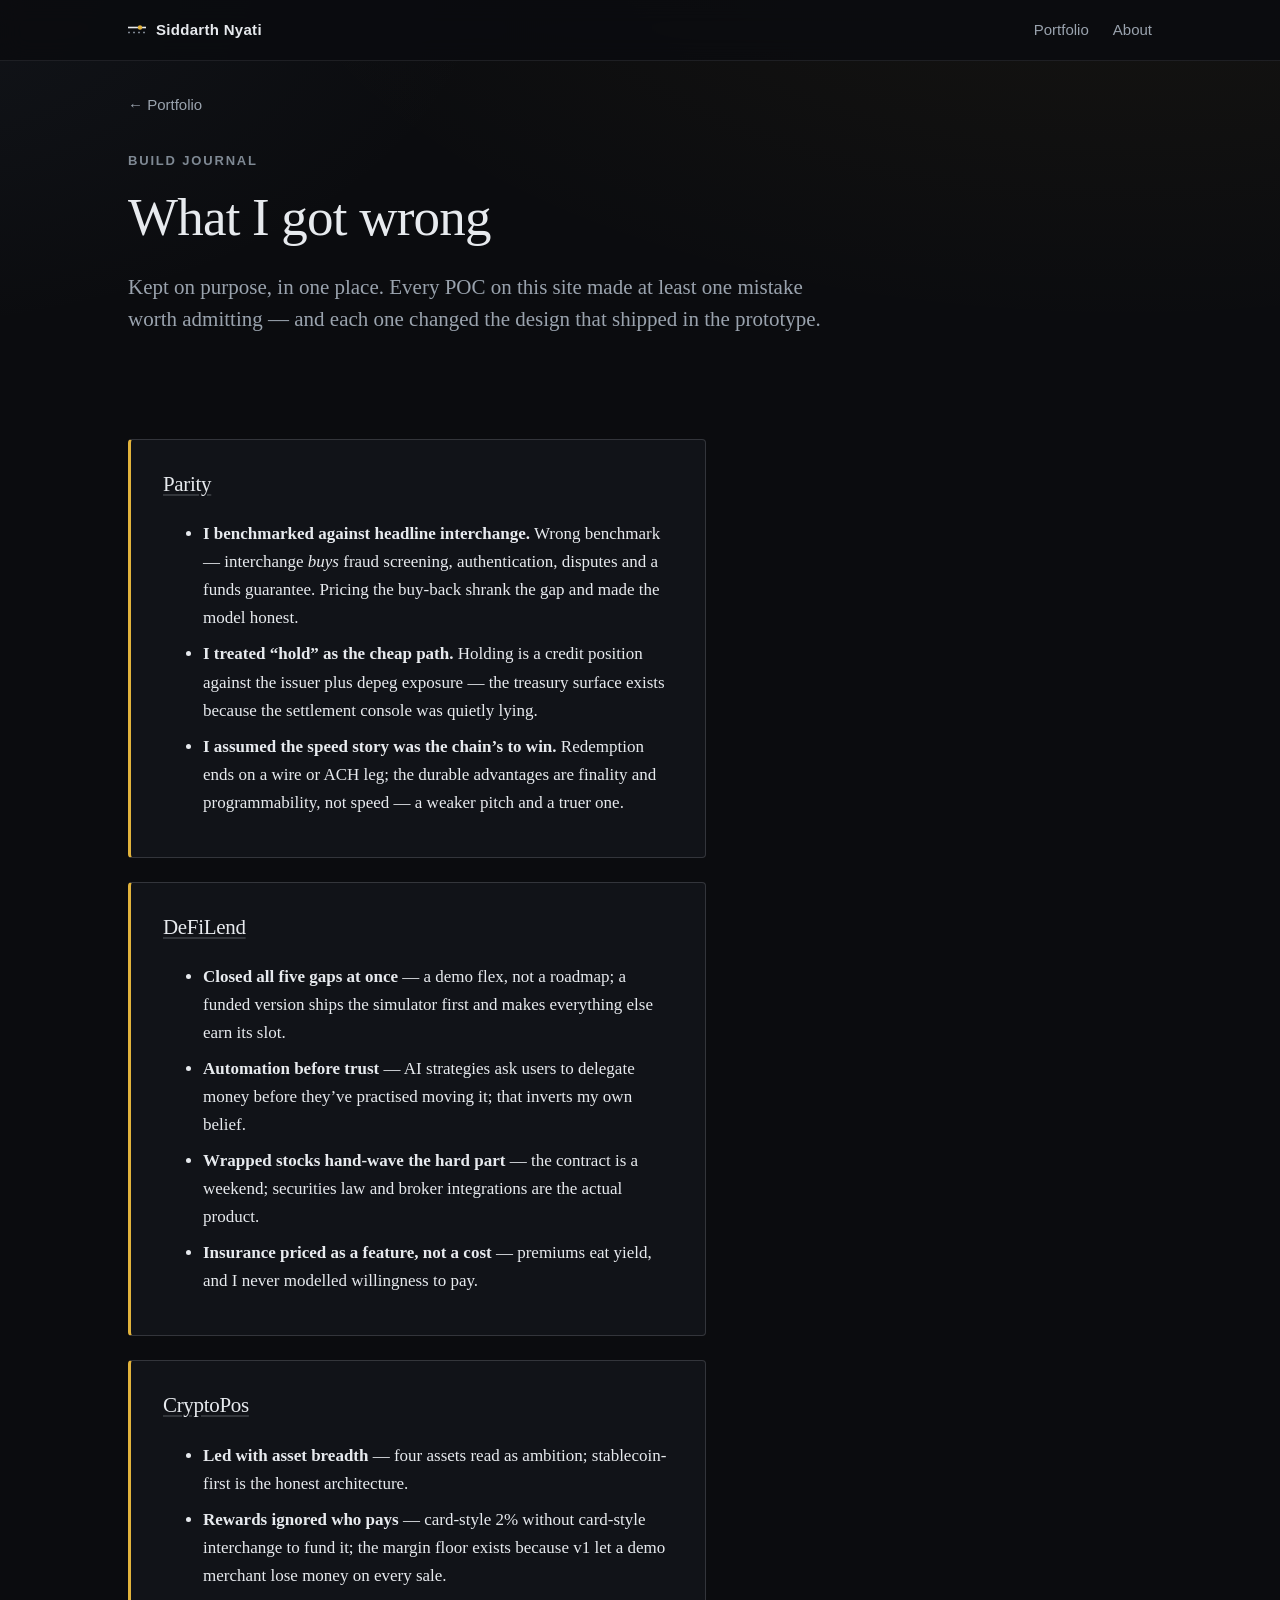
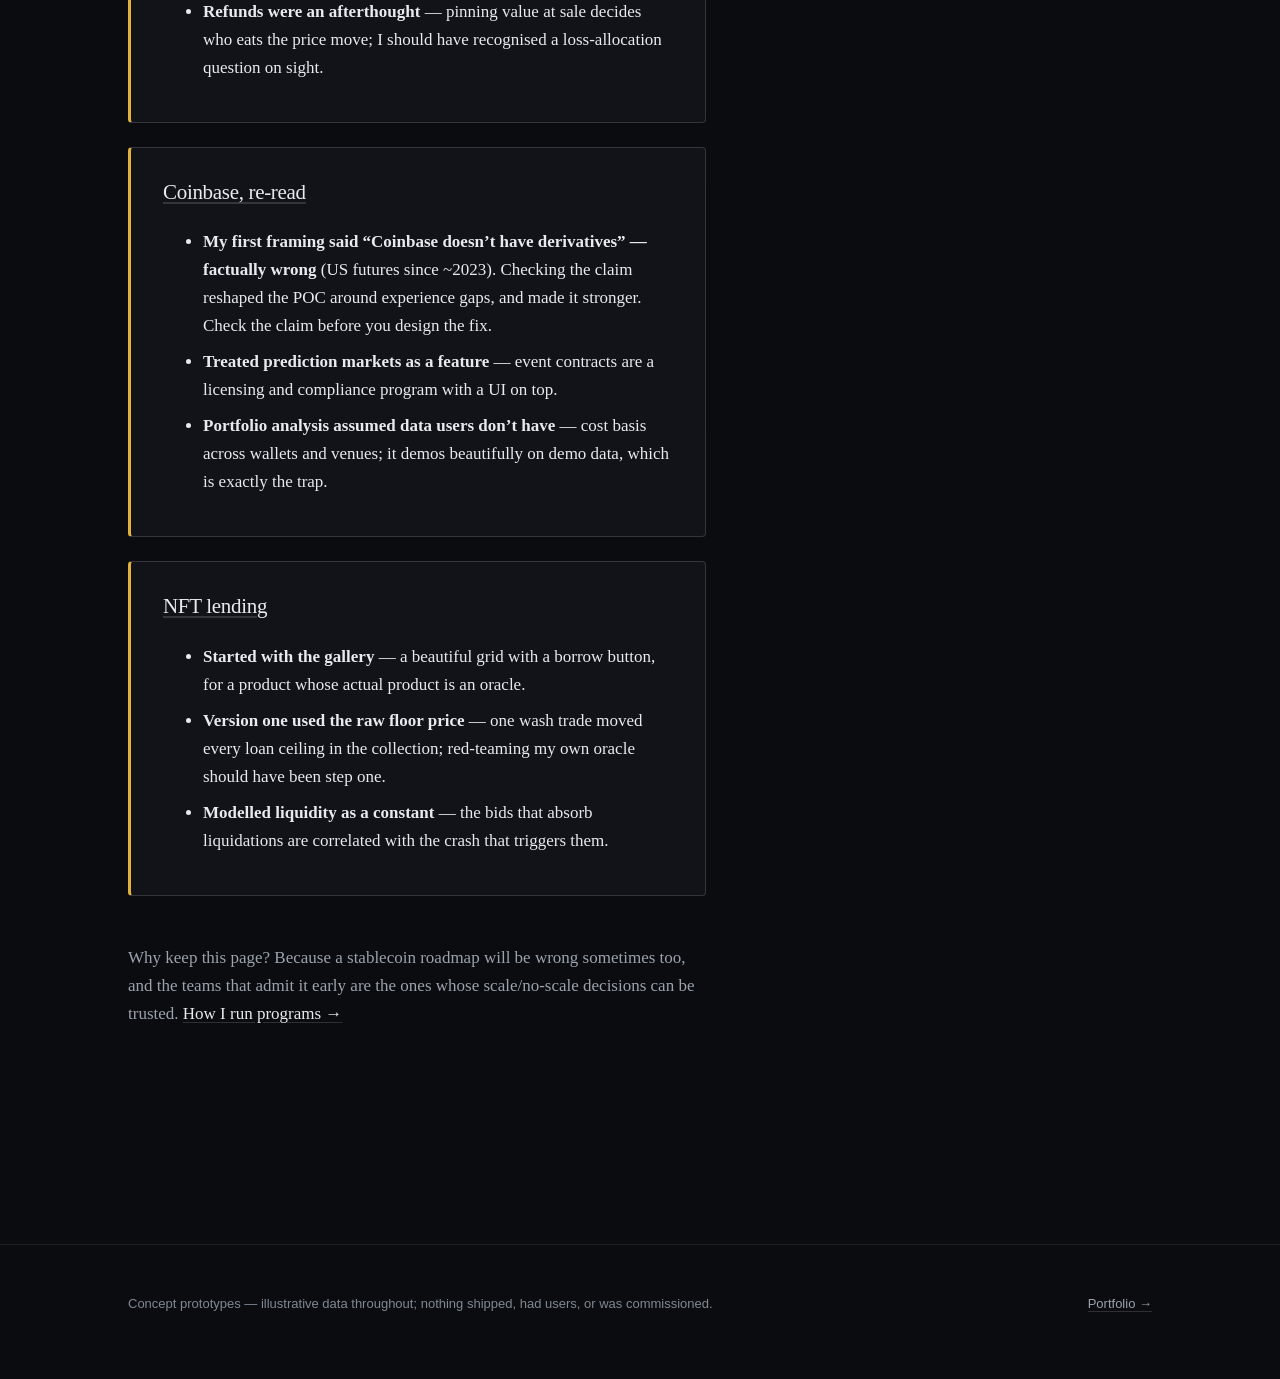
<file: retro/index.html>
<!DOCTYPE html>
<html lang="en">
<head>
<meta charset="utf-8">
<meta name="viewport" content="width=device-width, initial-scale=1">
<title>What I got wrong — a build journal</title>
<meta name="description" content="The mistakes behind five stablecoin POCs, kept on purpose. The highest-credibility page on this site.">
<meta property="og:title" content="What I got wrong — a build journal">
<meta property="og:description" content="Wrong benchmarks, manipulable oracles, rewards nobody funded — and what each error taught.">
<meta property="og:type" content="article">
<meta property="og:image" content="https://siddarthnyati.github.io/stablecoin-lab/assets/og.png">
<link rel="icon" type="image/svg+xml" href="../assets/favicon.svg">
<link rel="stylesheet" href="../assets/site.css?v=20260811">
</head>
<body>
<a class="skip-link" href="#main">Skip to content</a>

<header class="site-header">
  <div class="container bar">
    <a class="wordmark" href="../" aria-label="Siddarth Nyati — home">
      <svg class="tick" viewBox="0 0 18 10" aria-hidden="true"><line x1="0" y1="2.5" x2="18" y2="2.5" stroke="#e7eaee" stroke-width="1.6"/><line x1="0" y1="7.5" x2="18" y2="7.5" stroke="#7d8590" stroke-width="1.6" stroke-dasharray="2 3"/><circle cx="12" cy="2.5" r="2.2" fill="#e2b33c"/></svg>
      Siddarth Nyati
    </a>
    <nav class="site-nav" aria-label="Site">
      <a href="../#work">Portfolio</a>
      <a href="../about/">About</a>
    </nav>
  </div>
</header>

<main id="main">
  <div class="container">

    <p class="crumb"><a href="../#work">&larr; Portfolio</a></p>

    <header class="case-header" style="padding-top: var(--s4);">
      <p class="eyebrow">Build journal</p>
      <h1 style="max-width: 18ch;">What I got wrong</h1>
      <p class="lede">Kept on purpose, in one place. Every POC on this site made at least one mistake worth admitting &mdash; and each one changed the design that shipped in the prototype.</p>
    </header>

    <section class="section" style="padding-top: var(--s4);">
      <div class="wrong-block">
        <h2 style="font-size: var(--fs-3);"><a href="../work/stablecoin-settle/">Parity</a></h2>
        <ul>
          <li><strong>I benchmarked against headline interchange.</strong> Wrong benchmark &mdash; interchange <em>buys</em> fraud screening, authentication, disputes and a funds guarantee. Pricing the buy-back shrank the gap and made the model honest.</li>
          <li><strong>I treated &ldquo;hold&rdquo; as the cheap path.</strong> Holding is a credit position against the issuer plus depeg exposure &mdash; the treasury surface exists because the settlement console was quietly lying.</li>
          <li><strong>I assumed the speed story was the chain&rsquo;s to win.</strong> Redemption ends on a wire or ACH leg; the durable advantages are finality and programmability, not speed &mdash; a weaker pitch and a truer one.</li>
        </ul>
      </div>

      <div class="wrong-block" style="margin-top: var(--s3);">
        <h2 style="font-size: var(--fs-3);"><a href="../work/defilend/">DeFiLend</a></h2>
        <ul>
          <li><strong>Closed all five gaps at once</strong> &mdash; a demo flex, not a roadmap; a funded version ships the simulator first and makes everything else earn its slot.</li>
          <li><strong>Automation before trust</strong> &mdash; AI strategies ask users to delegate money before they&rsquo;ve practised moving it; that inverts my own belief.</li>
          <li><strong>Wrapped stocks hand-wave the hard part</strong> &mdash; the contract is a weekend; securities law and broker integrations are the actual product.</li>
          <li><strong>Insurance priced as a feature, not a cost</strong> &mdash; premiums eat yield, and I never modelled willingness to pay.</li>
        </ul>
      </div>

      <div class="wrong-block" style="margin-top: var(--s3);">
        <h2 style="font-size: var(--fs-3);"><a href="../work/cryptopos/">CryptoPos</a></h2>
        <ul>
          <li><strong>Led with asset breadth</strong> &mdash; four assets read as ambition; stablecoin-first is the honest architecture.</li>
          <li><strong>Rewards ignored who pays</strong> &mdash; card-style 2% without card-style interchange to fund it; the margin floor exists because v1 let a demo merchant lose money on every sale.</li>
          <li><strong>Refunds were an afterthought</strong> &mdash; pinning value at sale decides who eats the price move; I should have recognised a loss-allocation question on sight.</li>
        </ul>
      </div>

      <div class="wrong-block" style="margin-top: var(--s3);">
        <h2 style="font-size: var(--fs-3);"><a href="../work/coinbase/">Coinbase, re-read</a></h2>
        <ul>
          <li><strong>My first framing said &ldquo;Coinbase doesn&rsquo;t have derivatives&rdquo; &mdash; factually wrong</strong> (US futures since ~2023). Checking the claim reshaped the POC around experience gaps, and made it stronger. Check the claim before you design the fix.</li>
          <li><strong>Treated prediction markets as a feature</strong> &mdash; event contracts are a licensing and compliance program with a UI on top.</li>
          <li><strong>Portfolio analysis assumed data users don&rsquo;t have</strong> &mdash; cost basis across wallets and venues; it demos beautifully on demo data, which is exactly the trap.</li>
        </ul>
      </div>

      <div class="wrong-block" style="margin-top: var(--s3);">
        <h2 style="font-size: var(--fs-3);"><a href="../work/nft-lending/">NFT lending</a></h2>
        <ul>
          <li><strong>Started with the gallery</strong> &mdash; a beautiful grid with a borrow button, for a product whose actual product is an oracle.</li>
          <li><strong>Version one used the raw floor price</strong> &mdash; one wash trade moved every loan ceiling in the collection; red-teaming my own oracle should have been step one.</li>
          <li><strong>Modelled liquidity as a constant</strong> &mdash; the bids that absorb liquidations are correlated with the crash that triggers them.</li>
        </ul>
      </div>

      <p style="margin-top: var(--s5); max-width: var(--prose); color: var(--text-dim);">Why keep this page? Because a stablecoin roadmap will be wrong sometimes too, and the teams that admit it early are the ones whose scale/no-scale decisions can be trusted. <a href="../how-i-run-programs/">How I run programs &rarr;</a></p>
    </section>

  </div>
</main>

<footer class="site-footer">
  <div class="container inner">
    <p>Concept prototypes &mdash; illustrative data throughout; nothing shipped, had users, or was commissioned.</p>
    <p><a href="../#work">Portfolio &rarr;</a></p>
  </div>
</footer>

<script src="../assets/site.js?v=20260811" defer></script>
</body>
</html>
</file>
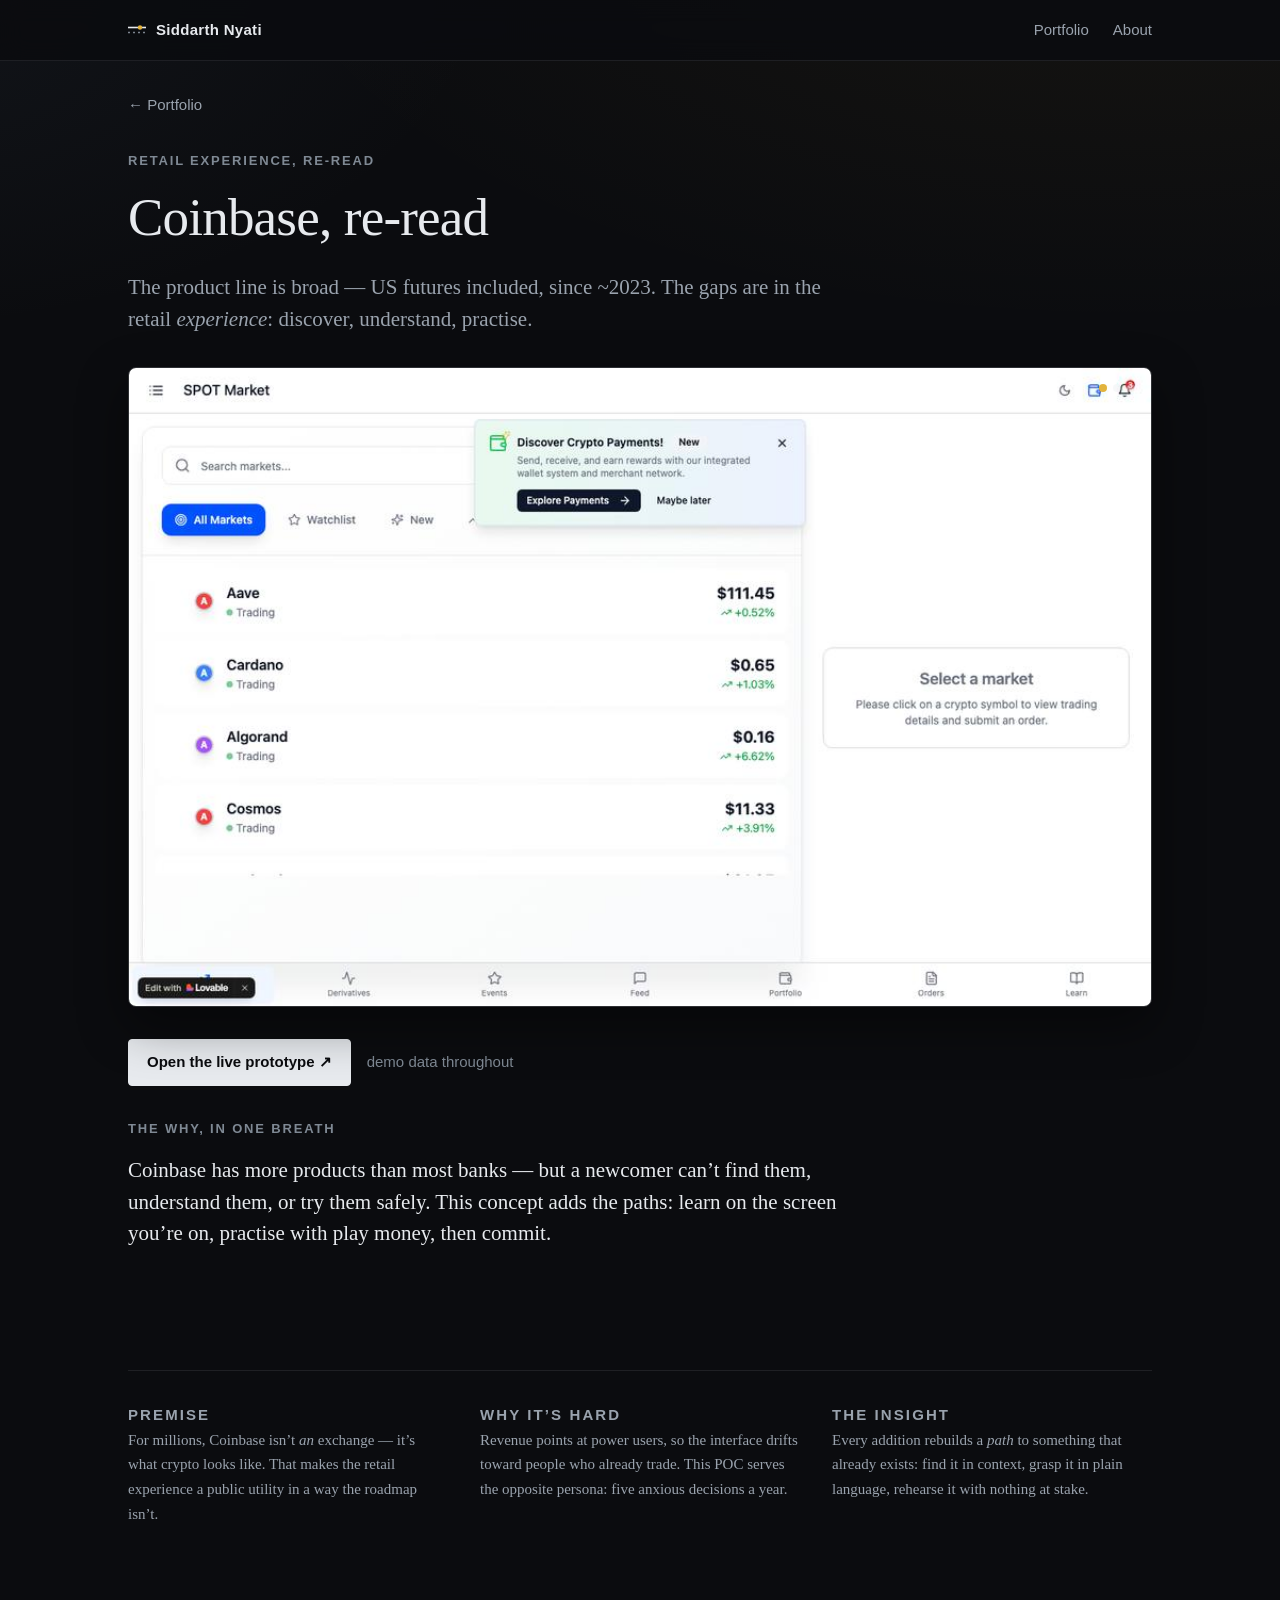
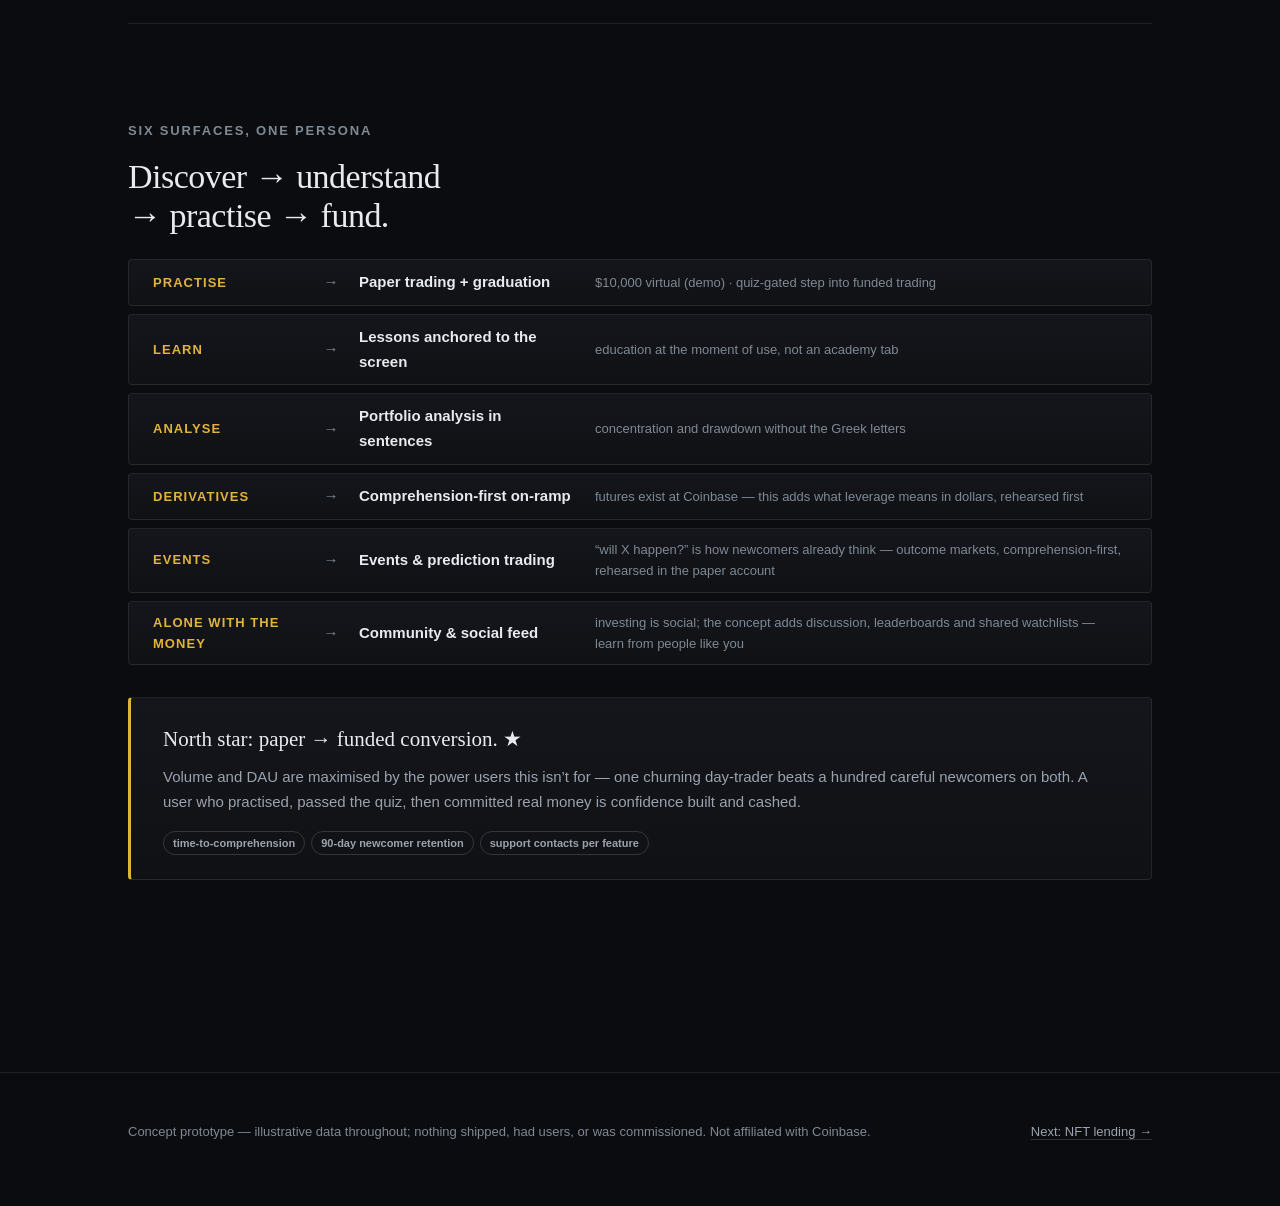
<file: work/coinbase/index.html>
<!DOCTYPE html>
<html lang="en">
<head>
<meta charset="utf-8">
<meta name="viewport" content="width=device-width, initial-scale=1">
<title>Coinbase, re-read — paths, not products</title>
<meta name="description" content="Retail-experience gaps in discoverability, comprehension and practice — and the surfaces that close them. Concept prototype with illustrative data.">
<meta property="og:title" content="Coinbase, re-read — paths, not products">
<meta property="og:description" content="The product line is complete; the experience isn't. Discoverability, comprehension, safe practice.">
<meta property="og:type" content="article">
<meta property="og:image" content="https://siddarthnyati.github.io/stablecoin-lab/assets/og.png">
<link rel="icon" type="image/svg+xml" href="../../assets/favicon.svg">
<link rel="stylesheet" href="../../assets/site.css?v=20260811">
</head>
<body>
<a class="skip-link" href="#main">Skip to content</a>

<header class="site-header">
  <div class="container bar">
    <a class="wordmark" href="../../" aria-label="Siddarth Nyati — home">
      <svg class="tick" viewBox="0 0 18 10" aria-hidden="true"><line x1="0" y1="2.5" x2="18" y2="2.5" stroke="#e7eaee" stroke-width="1.6"/><line x1="0" y1="7.5" x2="18" y2="7.5" stroke="#7d8590" stroke-width="1.6" stroke-dasharray="2 3"/><circle cx="12" cy="2.5" r="2.2" fill="#e2b33c"/></svg>
      Siddarth Nyati
    </a>
    <nav class="site-nav" aria-label="Site">
      <a href="../../#work">Portfolio</a>
      <a href="../../about/">About</a>
    </nav>
  </div>
</header>

<main id="main">
  <div class="container">

    <p class="crumb"><a href="../../#work">&larr; Portfolio</a></p>

    <header class="case-header" style="padding-top: var(--s4); padding-bottom: 0;">
      <p class="eyebrow">Retail experience, re-read</p>
      <h1>Coinbase, re-read</h1>
      <p class="lede">The product line is broad &mdash; US futures included, since ~2023. The gaps are in the retail <em>experience</em>: discover, understand, practise.</p>

      <figure class="shot-hero slides">
        <img src="../../assets/shots/coinbase-1.jpg" width="960" height="600" alt="Coinbase-concept spot market with payments discovery prompt. Demo data." class="on">
        <img src="../../assets/shots/coinbase-2.jpg" width="960" height="600" alt="Coinbase-concept crypto payments screen. Demo data." loading="lazy">
        <img src="../../assets/shots/coinbase-3.jpg" width="960" height="600" alt="Coinbase-concept derivatives comprehension screen. Demo data." loading="lazy">
        <span class="dots-nav" aria-hidden="true"><i class="on"></i><i></i><i></i></span>
      </figure>
      <p class="proto-open" style="display:flex; gap: var(--s2); align-items: center; flex-wrap: wrap;"><a class="btn primary" href="https://futures-clarity-ui.lovable.app" target="_blank" rel="noopener">Open the live prototype &#8599;</a> <span style="color: var(--text-faint);">demo data throughout</span></p>
    </header>

    <section class="section" style="padding-top: var(--s4);">
      <p class="eyebrow">The why, in one breath</p>
      <p style="max-width: var(--prose); font-size: var(--fs-3); line-height: 1.5;">Coinbase has more products than most banks &mdash; but a newcomer can&rsquo;t find them, understand them, or try them safely. This concept adds the paths: learn on the screen you&rsquo;re on, practise with play money, then commit.</p>
    </section>

    <section class="section" style="padding-top: var(--s4);">
      <div class="row3">
        <div>
          <p class="eyebrow">Premise</p>
          <p>For millions, Coinbase isn&rsquo;t <em>an</em> exchange &mdash; it&rsquo;s what crypto looks like. That makes the retail experience a public utility in a way the roadmap isn&rsquo;t.</p>
        </div>
        <div>
          <p class="eyebrow">Why it&rsquo;s hard</p>
          <p>Revenue points at power users, so the interface drifts toward people who already trade. This POC serves the opposite persona: five anxious decisions a year.</p>
        </div>
        <div>
          <p class="eyebrow">The insight</p>
          <p>Every addition rebuilds a <em>path</em> to something that already exists: find it in context, grasp it in plain language, rehearse it with nothing at stake.</p>
        </div>
      </div>
    </section>

    <section class="section">
      <p class="eyebrow">Six surfaces, one persona</p>
      <h2 style="max-width: 24ch;">Discover &rarr; understand &rarr; practise &rarr; fund.</h2>
      <div class="gapmap" style="margin-top: var(--s3);">
        <div class="g-row">
          <span class="g-gap">Practise</span><span class="g-arrow">&rarr;</span>
          <span class="g-feat">Paper trading + graduation</span>
          <span class="g-why">$10,000 virtual (demo) &middot; quiz-gated step into funded trading</span>
        </div>
        <div class="g-row">
          <span class="g-gap">Learn</span><span class="g-arrow">&rarr;</span>
          <span class="g-feat">Lessons anchored to the screen</span>
          <span class="g-why">education at the moment of use, not an academy tab</span>
        </div>
        <div class="g-row">
          <span class="g-gap">Analyse</span><span class="g-arrow">&rarr;</span>
          <span class="g-feat">Portfolio analysis in sentences</span>
          <span class="g-why">concentration and drawdown without the Greek letters</span>
        </div>
        <div class="g-row">
          <span class="g-gap">Derivatives</span><span class="g-arrow">&rarr;</span>
          <span class="g-feat">Comprehension-first on-ramp</span>
          <span class="g-why">futures exist at Coinbase &mdash; this adds what leverage means in dollars, rehearsed first</span>
        </div>
        <div class="g-row">
          <span class="g-gap">Events</span><span class="g-arrow">&rarr;</span>
          <span class="g-feat">Events &amp; prediction trading</span>
          <span class="g-why">&ldquo;will X happen?&rdquo; is how newcomers already think &mdash; outcome markets, comprehension-first, rehearsed in the paper account</span>
        </div>
        <div class="g-row">
          <span class="g-gap">Alone with the money</span><span class="g-arrow">&rarr;</span>
          <span class="g-feat">Community &amp; social feed</span>
          <span class="g-why">investing is social; the concept adds discussion, leaderboards and shared watchlists &mdash; learn from people like you</span>
        </div>
      </div>

      <div class="northstar">
        <p class="ns-big">North star: paper &rarr; funded conversion. ★</p>
        <p class="ns-why">Volume and DAU are maximised by the power users this isn&rsquo;t for &mdash; one churning day-trader beats a hundred careful newcomers on both. A user who practised, passed the quiz, then committed real money is confidence built and cashed.</p>
        <p class="chips"><i>time-to-comprehension</i><i>90-day newcomer retention</i><i>support contacts per feature</i></p>
      </div>
    </section>


  </div>
</main>

<footer class="site-footer">
  <div class="container inner">
    <p>Concept prototype &mdash; illustrative data throughout; nothing shipped, had users, or was commissioned. Not affiliated with Coinbase.</p>
    <p><a href="../nft-lending/">Next: NFT lending &rarr;</a></p>
  </div>
</footer>

<script src="../../assets/site.js?v=20260811" defer></script>
</body>
</html>
</file>
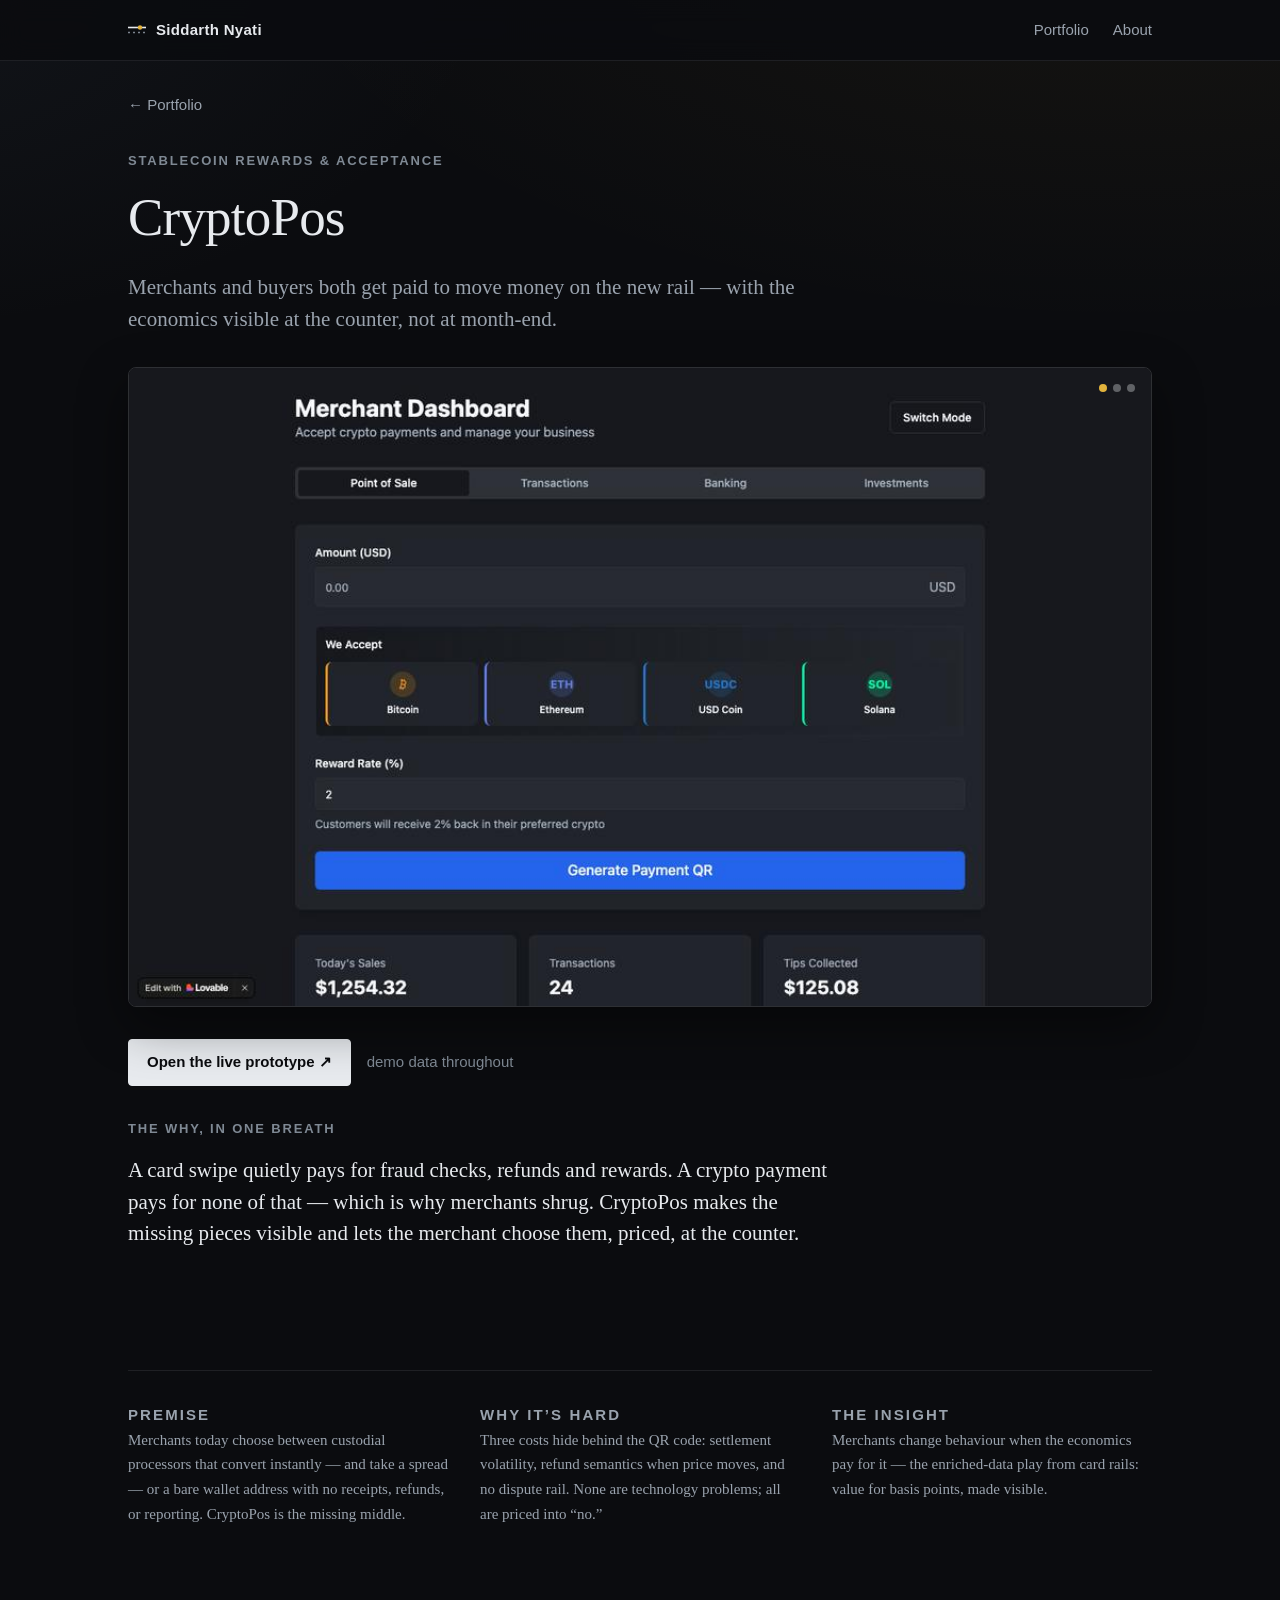
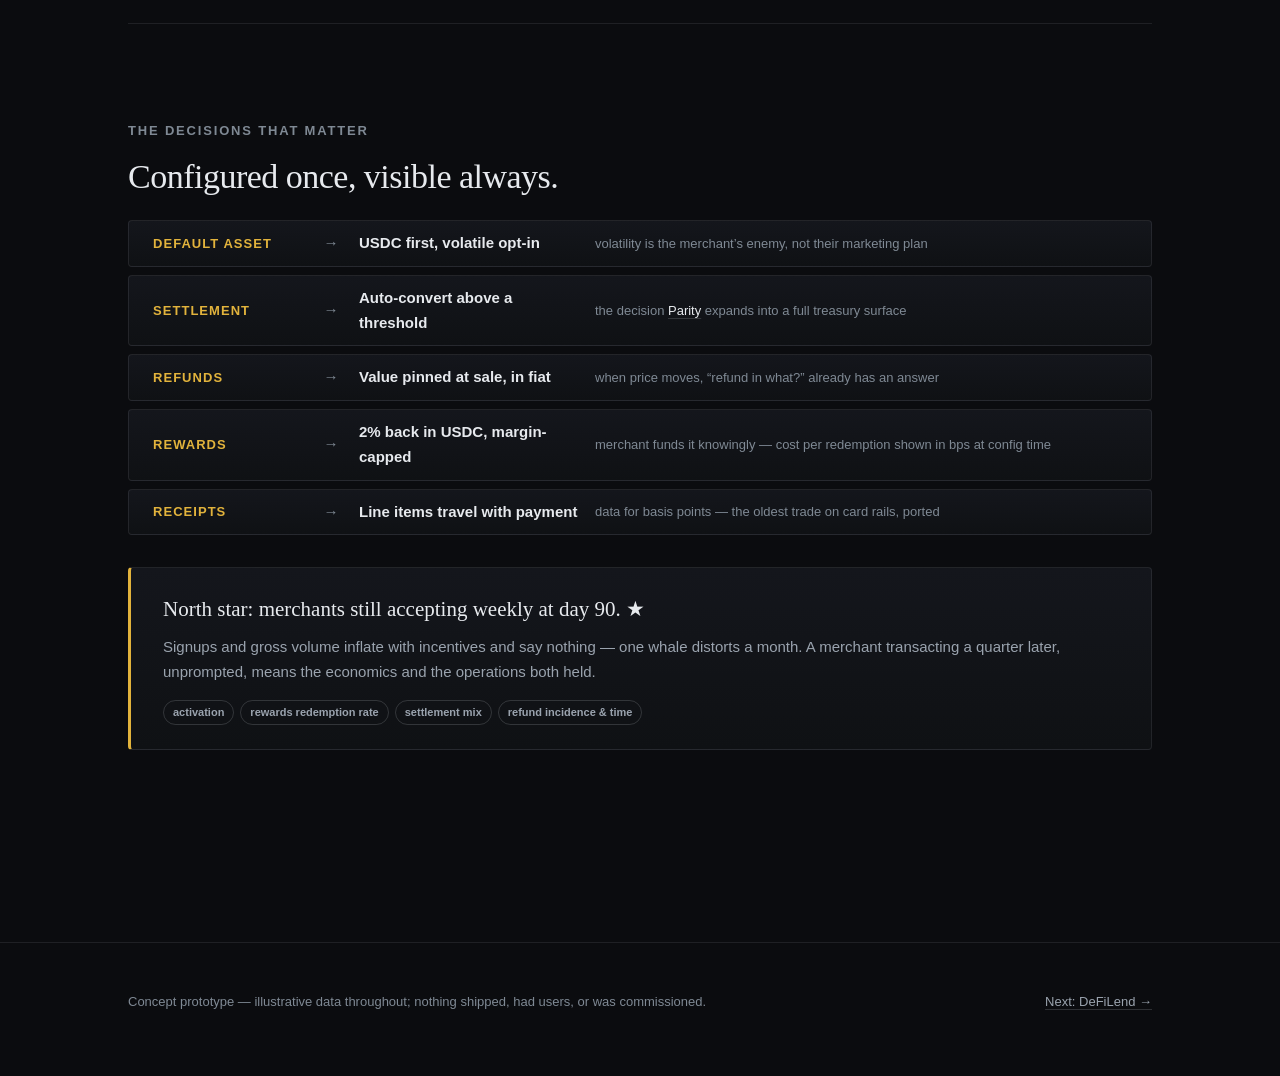
<file: work/cryptopos/index.html>
<!DOCTYPE html>
<html lang="en">
<head>
<meta charset="utf-8">
<meta name="viewport" content="width=device-width, initial-scale=1">
<title>CryptoPos — get paid to pay in stablecoins</title>
<meta name="description" content="Merchant crypto acceptance with configurable stablecoin rewards. Concept prototype with illustrative data.">
<meta property="og:title" content="CryptoPos — get paid to pay in stablecoins">
<meta property="og:description" content="Acceptance fails on economics, not technology — so the POS shows the economics at the counter.">
<meta property="og:type" content="article">
<meta property="og:image" content="https://siddarthnyati.github.io/stablecoin-lab/assets/og.png">
<link rel="icon" type="image/svg+xml" href="../../assets/favicon.svg">
<link rel="stylesheet" href="../../assets/site.css?v=20260811">
</head>
<body>
<a class="skip-link" href="#main">Skip to content</a>

<header class="site-header">
  <div class="container bar">
    <a class="wordmark" href="../../" aria-label="Siddarth Nyati — home">
      <svg class="tick" viewBox="0 0 18 10" aria-hidden="true"><line x1="0" y1="2.5" x2="18" y2="2.5" stroke="#e7eaee" stroke-width="1.6"/><line x1="0" y1="7.5" x2="18" y2="7.5" stroke="#7d8590" stroke-width="1.6" stroke-dasharray="2 3"/><circle cx="12" cy="2.5" r="2.2" fill="#e2b33c"/></svg>
      Siddarth Nyati
    </a>
    <nav class="site-nav" aria-label="Site">
      <a href="../../#work">Portfolio</a>
      <a href="../../about/">About</a>
    </nav>
  </div>
</header>

<main id="main">
  <div class="container">

    <p class="crumb"><a href="../../#work">&larr; Portfolio</a></p>

    <header class="case-header" style="padding-top: var(--s4); padding-bottom: 0;">
      <p class="eyebrow">Stablecoin rewards &amp; acceptance</p>
      <h1>CryptoPos</h1>
      <p class="lede">Merchants and buyers both get paid to move money on the new rail &mdash; with the economics visible at the counter, not at month-end.</p>

      <figure class="shot-hero slides">
        <img src="../../assets/shots/rewards-1.jpg" width="960" height="600" alt="CryptoPos merchant dashboard — point of sale, accepted assets, reward rate. Demo data." class="on">
        <img src="../../assets/shots/rewards-2.jpg" width="960" height="600" alt="CryptoPos user wallet — balances, payments, rewards earned. Demo data." loading="lazy">
        <img src="../../assets/shots/rewards-3.jpg" width="960" height="600" alt="CryptoPos mode select — Merchant Mode and User Wallet. Demo data." loading="lazy">
        <span class="dots-nav" aria-hidden="true"><i class="on"></i><i></i><i></i></span>
      </figure>
      <p class="proto-open" style="display:flex; gap: var(--s2); align-items: center; flex-wrap: wrap;"><a class="btn primary" href="../../proto/cryptopos/" target="_blank" rel="noopener">Open the live prototype &#8599;</a> <span style="color: var(--text-faint);">demo data throughout</span></p>
    </header>

    <section class="section" style="padding-top: var(--s4);">
      <p class="eyebrow">The why, in one breath</p>
      <p style="max-width: var(--prose); font-size: var(--fs-3); line-height: 1.5;">A card swipe quietly pays for fraud checks, refunds and rewards. A crypto payment pays for none of that &mdash; which is why merchants shrug. CryptoPos makes the missing pieces visible and lets the merchant choose them, priced, at the counter.</p>
    </section>

    <section class="section" style="padding-top: var(--s4);">
      <div class="row3">
        <div>
          <p class="eyebrow">Premise</p>
          <p>Merchants today choose between custodial processors that convert instantly &mdash; and take a spread &mdash; or a bare wallet address with no receipts, refunds, or reporting. CryptoPos is the missing middle.</p>
        </div>
        <div>
          <p class="eyebrow">Why it&rsquo;s hard</p>
          <p>Three costs hide behind the QR code: settlement volatility, refund semantics when price moves, and no dispute rail. None are technology problems; all are priced into &ldquo;no.&rdquo;</p>
        </div>
        <div>
          <p class="eyebrow">The insight</p>
          <p>Merchants change behaviour when the economics pay for it &mdash; the enriched-data play from card rails: value for basis points, made visible.</p>
        </div>
      </div>
    </section>

    <section class="section">
      <p class="eyebrow">The decisions that matter</p>
      <h2 style="max-width: 26ch;">Configured once, visible always.</h2>
      <div class="gapmap" style="margin-top: var(--s3);">
        <div class="g-row">
          <span class="g-gap">Default asset</span><span class="g-arrow">&rarr;</span>
          <span class="g-feat">USDC first, volatile opt-in</span>
          <span class="g-why">volatility is the merchant&rsquo;s enemy, not their marketing plan</span>
        </div>
        <div class="g-row">
          <span class="g-gap">Settlement</span><span class="g-arrow">&rarr;</span>
          <span class="g-feat">Auto-convert above a threshold</span>
          <span class="g-why">the decision <a href="../stablecoin-settle/">Parity</a> expands into a full treasury surface</span>
        </div>
        <div class="g-row">
          <span class="g-gap">Refunds</span><span class="g-arrow">&rarr;</span>
          <span class="g-feat">Value pinned at sale, in fiat</span>
          <span class="g-why">when price moves, &ldquo;refund in what?&rdquo; already has an answer</span>
        </div>
        <div class="g-row">
          <span class="g-gap">Rewards</span><span class="g-arrow">&rarr;</span>
          <span class="g-feat">2% back in USDC, margin-capped</span>
          <span class="g-why">merchant funds it knowingly &mdash; cost per redemption shown in bps at config time</span>
        </div>
        <div class="g-row">
          <span class="g-gap">Receipts</span><span class="g-arrow">&rarr;</span>
          <span class="g-feat">Line items travel with payment</span>
          <span class="g-why">data for basis points &mdash; the oldest trade on card rails, ported</span>
        </div>
      </div>

      <div class="northstar">
        <p class="ns-big">North star: merchants still accepting weekly at day 90. ★</p>
        <p class="ns-why">Signups and gross volume inflate with incentives and say nothing &mdash; one whale distorts a month. A merchant transacting a quarter later, unprompted, means the economics and the operations both held.</p>
        <p class="chips"><i>activation</i><i>rewards redemption rate</i><i>settlement mix</i><i>refund incidence &amp; time</i></p>
      </div>
    </section>


  </div>
</main>

<footer class="site-footer">
  <div class="container inner">
    <p>Concept prototype &mdash; illustrative data throughout; nothing shipped, had users, or was commissioned.</p>
    <p><a href="../defilend/">Next: DeFiLend &rarr;</a></p>
  </div>
</footer>

<script src="../../assets/site.js?v=20260811" defer></script>
</body>
</html>
</file>
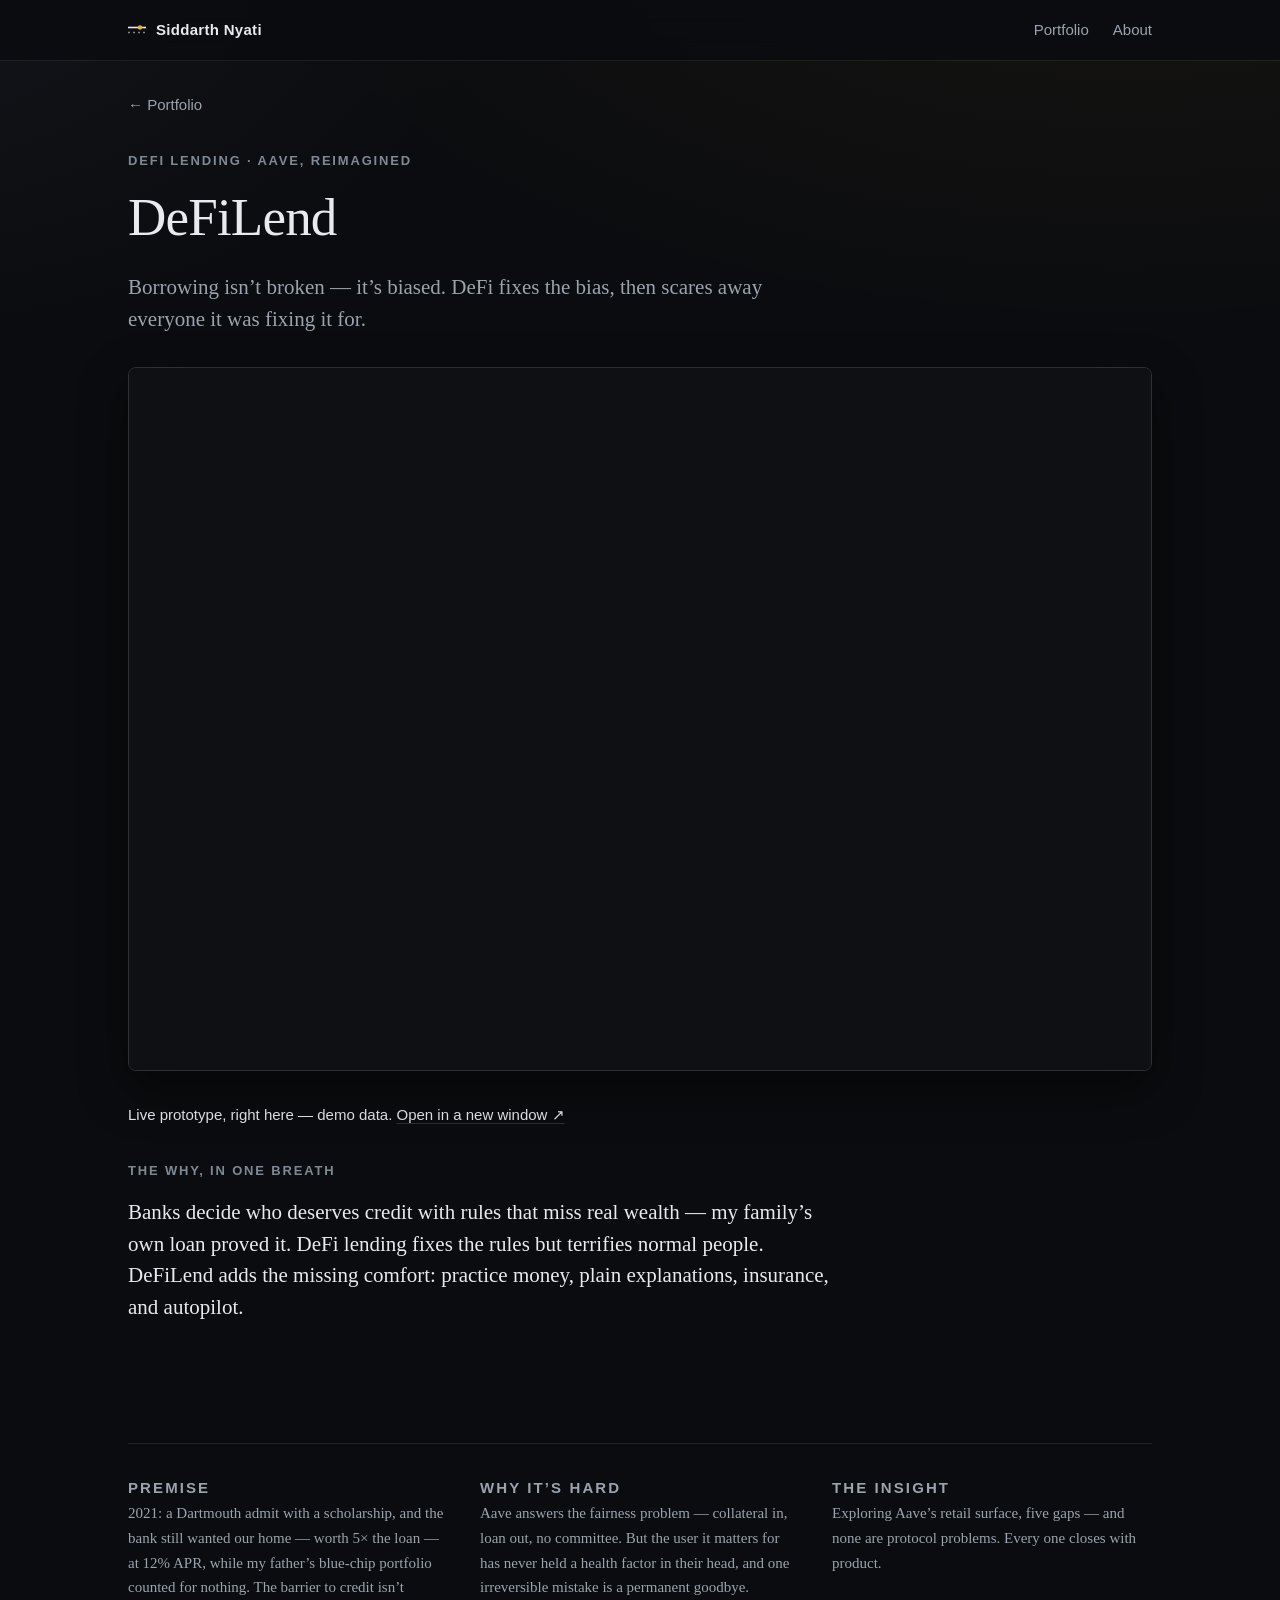
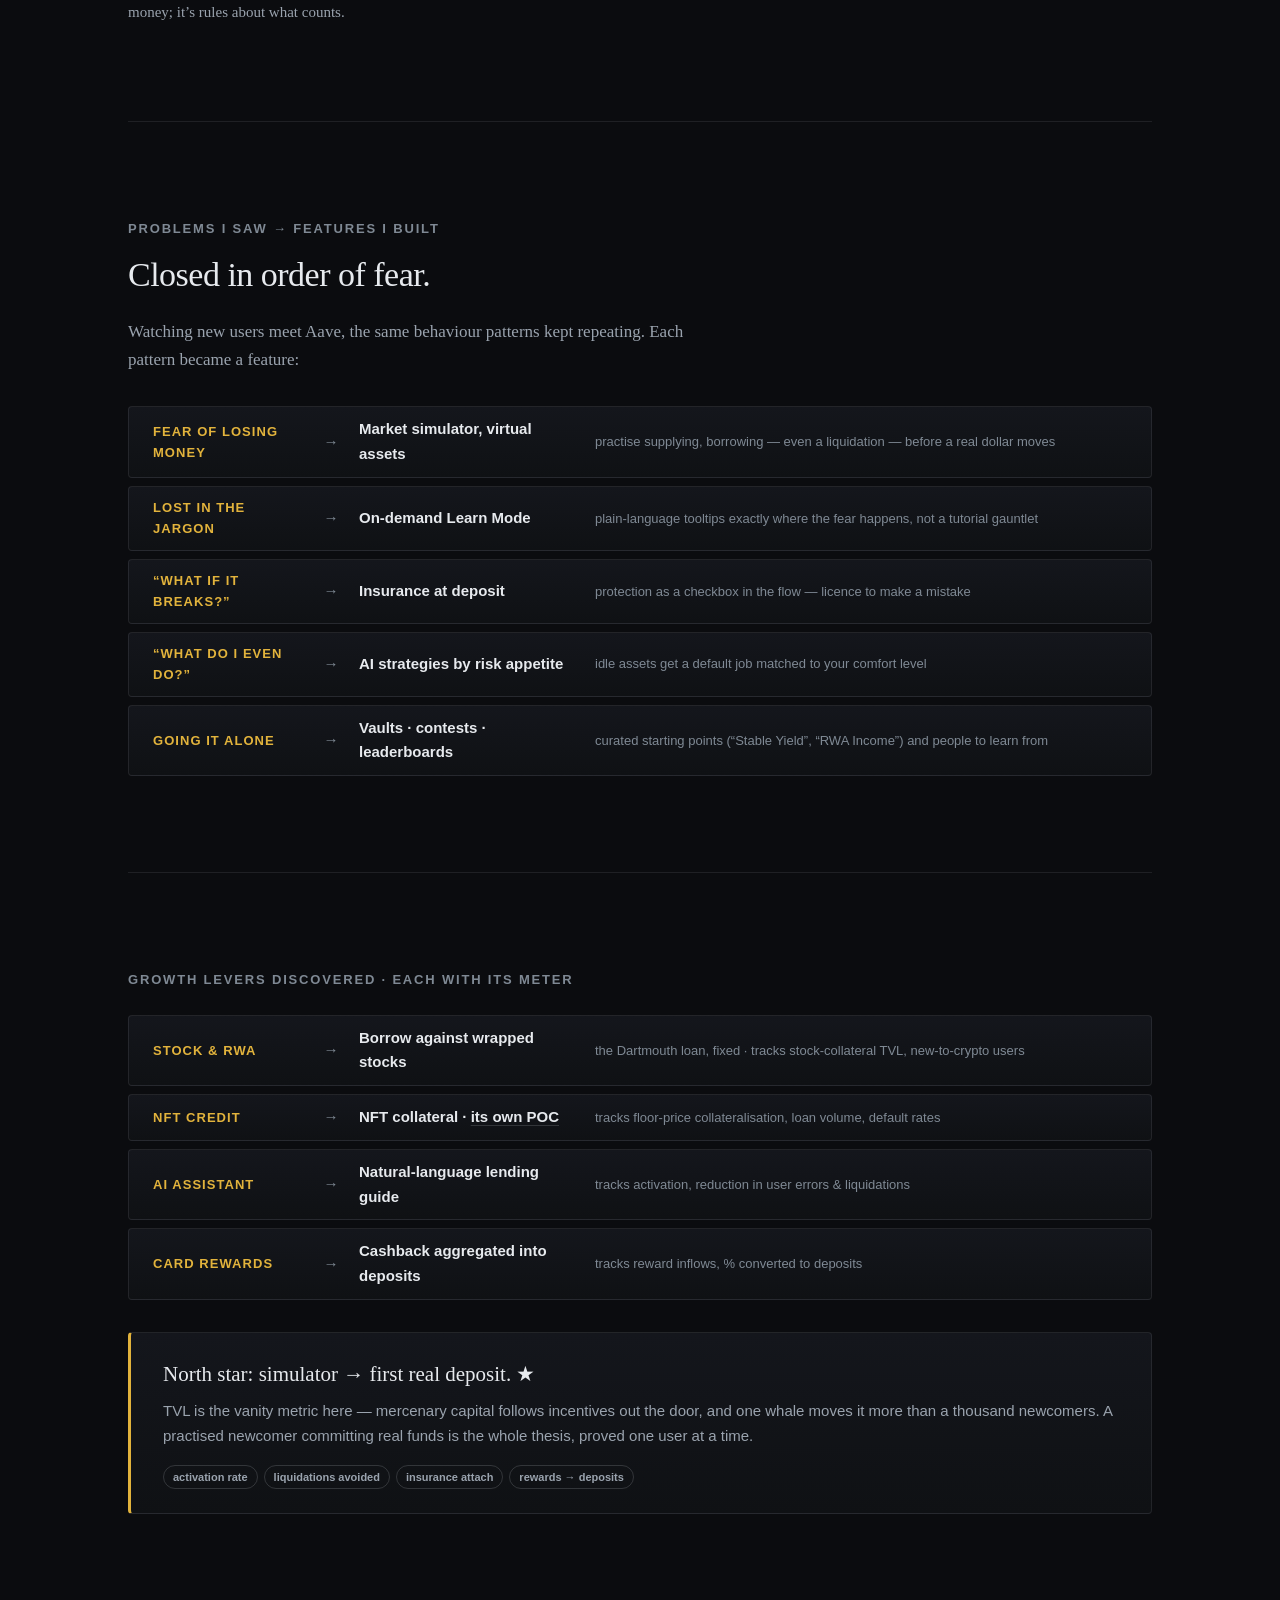
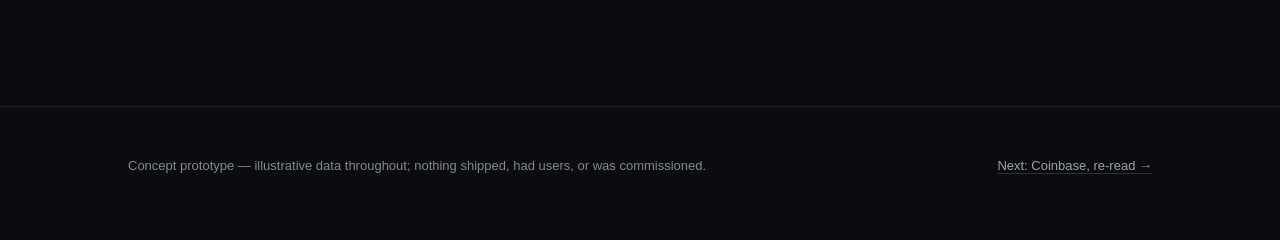
<file: work/defilend/index.html>
<!DOCTYPE html>
<html lang="en">
<head>
<meta charset="utf-8">
<meta name="viewport" content="width=device-width, initial-scale=1">
<title>DeFiLend — Aave, reimagined for newcomers</title>
<meta name="description" content="Five gaps between DeFi lending's power users and everyone else — closed with product. Concept prototype with illustrative data.">
<meta property="og:title" content="DeFiLend — Aave, reimagined for newcomers">
<meta property="og:description" content="Borrowing isn't broken — it's biased. Five gaps, closed with product, not protocol.">
<meta property="og:type" content="article">
<meta property="og:image" content="https://siddarthnyati.github.io/stablecoin-lab/assets/og.png">
<link rel="icon" type="image/svg+xml" href="../../assets/favicon.svg">
<link rel="stylesheet" href="../../assets/site.css?v=20260811">
</head>
<body>
<a class="skip-link" href="#main">Skip to content</a>

<header class="site-header">
  <div class="container bar">
    <a class="wordmark" href="../../" aria-label="Siddarth Nyati — home">
      <svg class="tick" viewBox="0 0 18 10" aria-hidden="true"><line x1="0" y1="2.5" x2="18" y2="2.5" stroke="#e7eaee" stroke-width="1.6"/><line x1="0" y1="7.5" x2="18" y2="7.5" stroke="#7d8590" stroke-width="1.6" stroke-dasharray="2 3"/><circle cx="12" cy="2.5" r="2.2" fill="#e2b33c"/></svg>
      Siddarth Nyati
    </a>
    <nav class="site-nav" aria-label="Site">
      <a href="../../#work">Portfolio</a>
      <a href="../../about/">About</a>
    </nav>
  </div>
</header>

<main id="main">
  <div class="container">

    <p class="crumb"><a href="../../#work">&larr; Portfolio</a></p>

    <header class="case-header" style="padding-top: var(--s4); padding-bottom: 0;">
      <p class="eyebrow">DeFi lending &middot; Aave, reimagined</p>
      <h1>DeFiLend</h1>
      <p class="lede">Borrowing isn&rsquo;t broken &mdash; it&rsquo;s biased. DeFi fixes the bias, then scares away everyone it was fixing it for.</p>

      <figure class="shot-hero proto-live" style="box-shadow: 0 18px 50px rgba(0,0,0,0.45); border-radius: 8px; overflow: hidden;">
        <iframe src="https://aave-reimagined-nyati.lovable.app" title="DeFiLend — live prototype, demo data" loading="lazy" style="width:100%; height:min(78vh, 720px); border:0; display:block; background:#0e1013;"></iframe>
      </figure>
      <p class="proto-open">Live prototype, right here &mdash; demo data. <a href="https://aave-reimagined-nyati.lovable.app" target="_blank" rel="noopener">Open in a new window &#8599;</a></p>
    </header>

    <section class="section" style="padding-top: var(--s4);">
      <p class="eyebrow">The why, in one breath</p>
      <p style="max-width: var(--prose); font-size: var(--fs-3); line-height: 1.5;">Banks decide who deserves credit with rules that miss real wealth &mdash; my family&rsquo;s own loan proved it. DeFi lending fixes the rules but terrifies normal people. DeFiLend adds the missing comfort: practice money, plain explanations, insurance, and autopilot.</p>
    </section>

    <section class="section" style="padding-top: var(--s4);">
      <div class="row3">
        <div>
          <p class="eyebrow">Premise</p>
          <p>2021: a Dartmouth admit with a scholarship, and the bank still wanted our home &mdash; worth 5&times; the loan &mdash; at 12% APR, while my father&rsquo;s blue-chip portfolio counted for nothing. The barrier to credit isn&rsquo;t money; it&rsquo;s rules about what counts.</p>
        </div>
        <div>
          <p class="eyebrow">Why it&rsquo;s hard</p>
          <p>Aave answers the fairness problem &mdash; collateral in, loan out, no committee. But the user it matters for has never held a health factor in their head, and one irreversible mistake is a permanent goodbye.</p>
        </div>
        <div>
          <p class="eyebrow">The insight</p>
          <p>Exploring Aave&rsquo;s retail surface, five gaps &mdash; and none are protocol problems. Every one closes with product.</p>
        </div>
      </div>
    </section>

    <section class="section">
      <p class="eyebrow">Problems I saw &rarr; features I built</p>
      <h2 style="max-width: 26ch;">Closed in order of fear.</h2>
      <p style="color: var(--text-dim); max-width: var(--prose);">Watching new users meet Aave, the same behaviour patterns kept repeating. Each pattern became a feature:</p>
      <div class="gapmap">
        <div class="g-row">
          <span class="g-gap">Fear of losing money</span><span class="g-arrow">&rarr;</span>
          <span class="g-feat">Market simulator, virtual assets</span>
          <span class="g-why">practise supplying, borrowing &mdash; even a liquidation &mdash; before a real dollar moves</span>
        </div>
        <div class="g-row">
          <span class="g-gap">Lost in the jargon</span><span class="g-arrow">&rarr;</span>
          <span class="g-feat">On-demand Learn Mode</span>
          <span class="g-why">plain-language tooltips exactly where the fear happens, not a tutorial gauntlet</span>
        </div>
        <div class="g-row">
          <span class="g-gap">&ldquo;What if it breaks?&rdquo;</span><span class="g-arrow">&rarr;</span>
          <span class="g-feat">Insurance at deposit</span>
          <span class="g-why">protection as a checkbox in the flow &mdash; licence to make a mistake</span>
        </div>
        <div class="g-row">
          <span class="g-gap">&ldquo;What do I even do?&rdquo;</span><span class="g-arrow">&rarr;</span>
          <span class="g-feat">AI strategies by risk appetite</span>
          <span class="g-why">idle assets get a default job matched to your comfort level</span>
        </div>
        <div class="g-row">
          <span class="g-gap">Going it alone</span><span class="g-arrow">&rarr;</span>
          <span class="g-feat">Vaults &middot; contests &middot; leaderboards</span>
          <span class="g-why">curated starting points (&ldquo;Stable Yield&rdquo;, &ldquo;RWA Income&rdquo;) and people to learn from</span>
        </div>
      </div>
    </section>

    <section class="section">
      <p class="eyebrow">Growth levers discovered &middot; each with its meter</p>
      <div class="gapmap" style="margin-top: var(--s3);">
        <div class="g-row">
          <span class="g-gap">Stock &amp; RWA</span><span class="g-arrow">&rarr;</span>
          <span class="g-feat">Borrow against wrapped stocks</span>
          <span class="g-why">the Dartmouth loan, fixed &middot; tracks stock-collateral TVL, new-to-crypto users</span>
        </div>
        <div class="g-row">
          <span class="g-gap">NFT credit</span><span class="g-arrow">&rarr;</span>
          <span class="g-feat">NFT collateral &middot; <a href="../nft-lending/">its own POC</a></span>
          <span class="g-why">tracks floor-price collateralisation, loan volume, default rates</span>
        </div>
        <div class="g-row">
          <span class="g-gap">AI assistant</span><span class="g-arrow">&rarr;</span>
          <span class="g-feat">Natural-language lending guide</span>
          <span class="g-why">tracks activation, reduction in user errors &amp; liquidations</span>
        </div>
        <div class="g-row">
          <span class="g-gap">Card rewards</span><span class="g-arrow">&rarr;</span>
          <span class="g-feat">Cashback aggregated into deposits</span>
          <span class="g-why">tracks reward inflows, % converted to deposits</span>
        </div>
      </div>

      <div class="northstar">
        <p class="ns-big">North star: simulator &rarr; first real deposit. ★</p>
        <p class="ns-why">TVL is the vanity metric here &mdash; mercenary capital follows incentives out the door, and one whale moves it more than a thousand newcomers. A practised newcomer committing real funds is the whole thesis, proved one user at a time.</p>
        <p class="chips"><i>activation rate</i><i>liquidations avoided</i><i>insurance attach</i><i>rewards &rarr; deposits</i></p>
      </div>
    </section>


  </div>
</main>

<footer class="site-footer">
  <div class="container inner">
    <p>Concept prototype &mdash; illustrative data throughout; nothing shipped, had users, or was commissioned.</p>
    <p><a href="../coinbase/">Next: Coinbase, re-read &rarr;</a></p>
  </div>
</footer>

<script src="../../assets/site.js?v=20260811" defer></script>
</body>
</html>
</file>
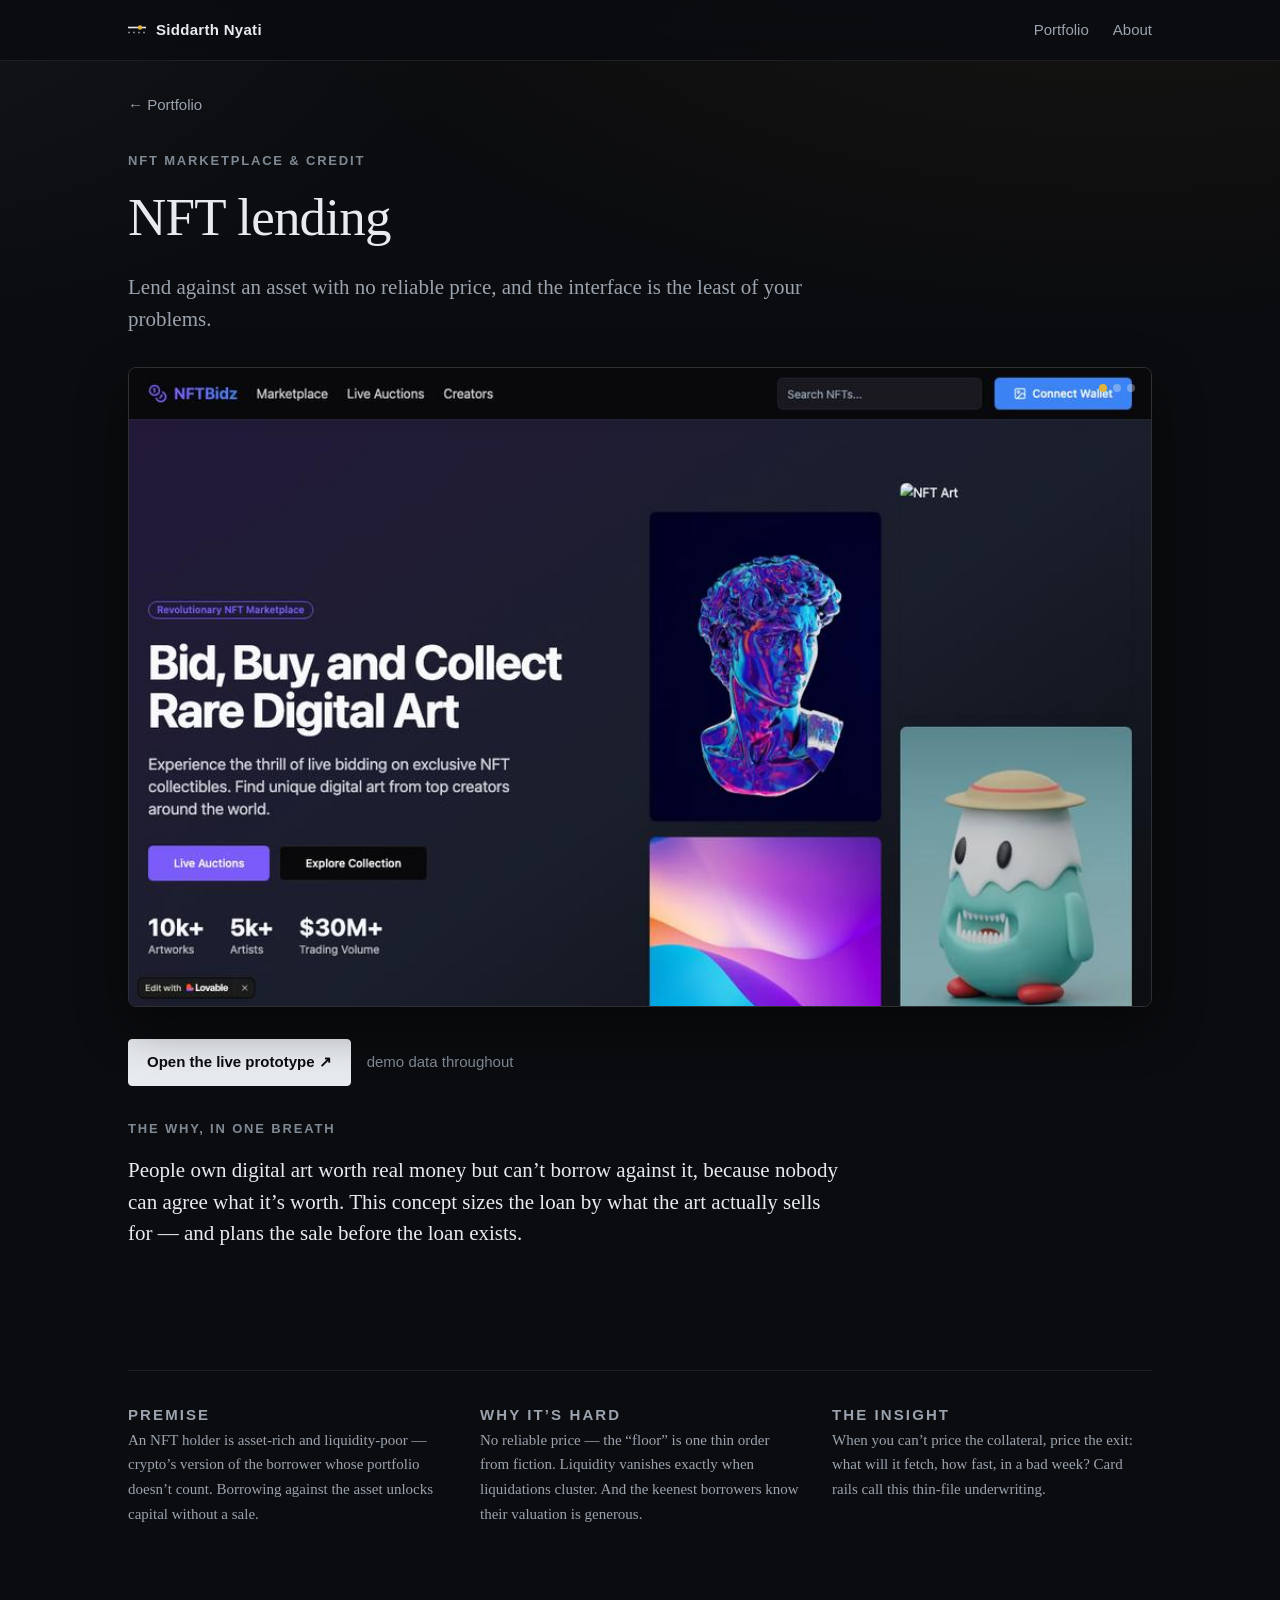
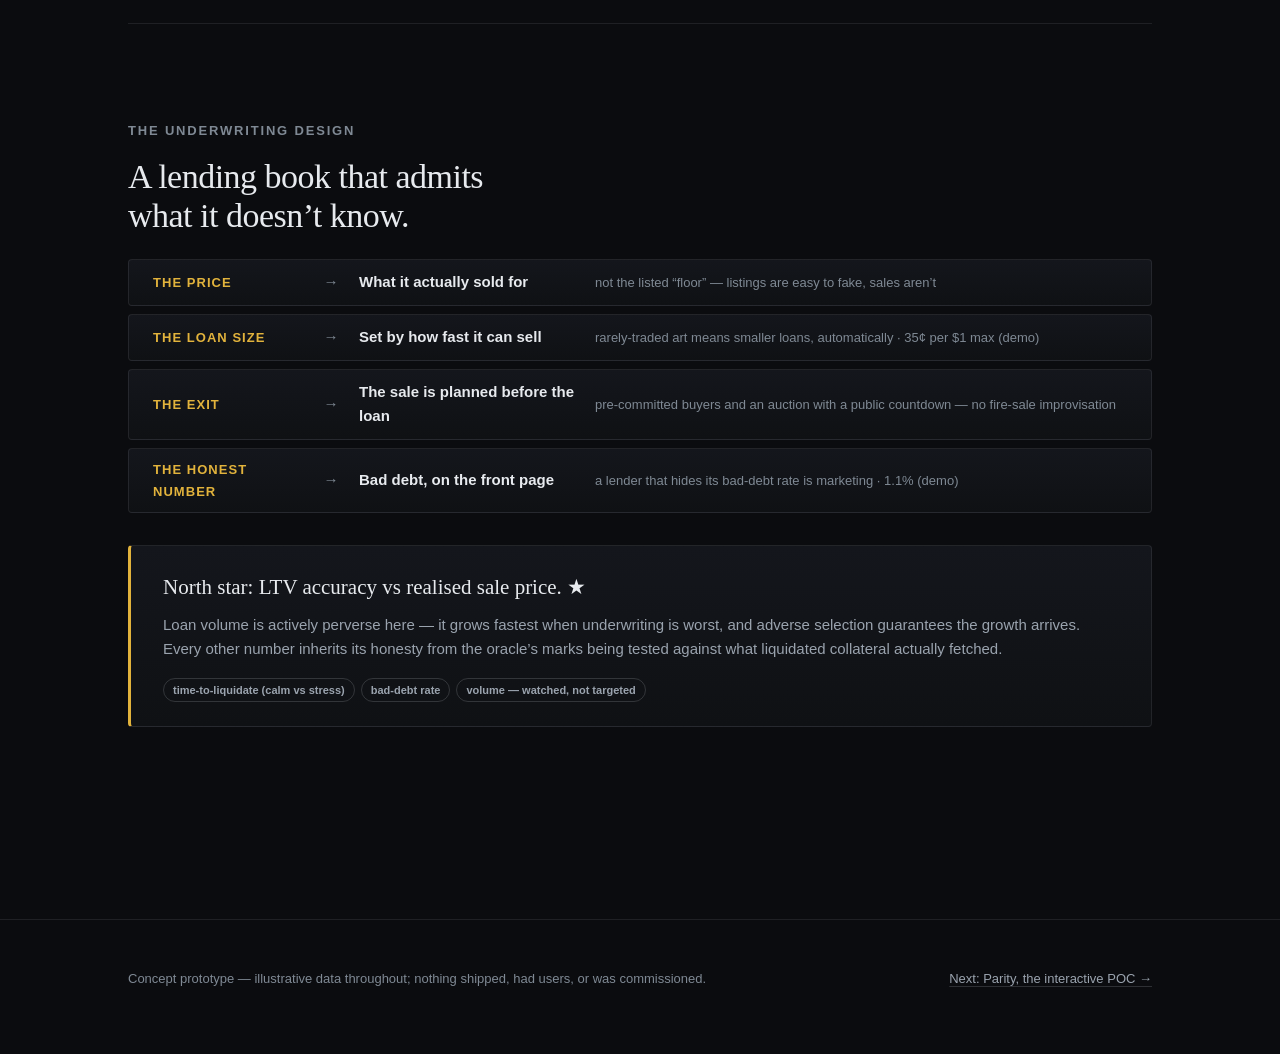
<file: work/nft-lending/index.html>
<!DOCTYPE html>
<html lang="en">
<head>
<meta charset="utf-8">
<meta name="viewport" content="width=device-width, initial-scale=1">
<title>NFT lending — underwrite the exit, not the asset</title>
<meta name="description" content="Lending against NFTs: oracle design and liquidation liquidity, not UI. Concept prototype with illustrative data.">
<meta property="og:title" content="NFT lending — underwrite the exit, not the asset">
<meta property="og:description" content="When you can't price the collateral, price the exit. Oracles, liquidation, bad debt.">
<meta property="og:type" content="article">
<meta property="og:image" content="https://siddarthnyati.github.io/stablecoin-lab/assets/og.png">
<link rel="icon" type="image/svg+xml" href="../../assets/favicon.svg">
<link rel="stylesheet" href="../../assets/site.css?v=20260811">
</head>
<body>
<a class="skip-link" href="#main">Skip to content</a>

<header class="site-header">
  <div class="container bar">
    <a class="wordmark" href="../../" aria-label="Siddarth Nyati — home">
      <svg class="tick" viewBox="0 0 18 10" aria-hidden="true"><line x1="0" y1="2.5" x2="18" y2="2.5" stroke="#e7eaee" stroke-width="1.6"/><line x1="0" y1="7.5" x2="18" y2="7.5" stroke="#7d8590" stroke-width="1.6" stroke-dasharray="2 3"/><circle cx="12" cy="2.5" r="2.2" fill="#e2b33c"/></svg>
      Siddarth Nyati
    </a>
    <nav class="site-nav" aria-label="Site">
      <a href="../../#work">Portfolio</a>
      <a href="../../about/">About</a>
    </nav>
  </div>
</header>

<main id="main">
  <div class="container">

    <p class="crumb"><a href="../../#work">&larr; Portfolio</a></p>

    <header class="case-header" style="padding-top: var(--s4); padding-bottom: 0;">
      <p class="eyebrow">NFT marketplace &amp; credit</p>
      <h1>NFT lending</h1>
      <p class="lede">Lend against an asset with no reliable price, and the interface is the least of your problems.</p>

      <figure class="shot-hero slides">
        <img src="../../assets/shots/nft-1.jpg" width="960" height="600" alt="NFT marketplace prototype home — bid, buy and collect. Demo data." class="on">
        <img src="../../assets/shots/nft-2.jpg" width="960" height="600" alt="NFT marketplace browse screen — collections grid, demo data." loading="lazy">
        <img src="../../assets/shots/nft-3.jpg" width="960" height="600" alt="NFT live auctions screen — bidding in progress, demo data." loading="lazy">
        <span class="dots-nav" aria-hidden="true"><i class="on"></i><i></i><i></i></span>
      </figure>
      <p class="proto-open" style="display:flex; gap: var(--s2); align-items: center; flex-wrap: wrap;"><a class="btn primary" href="../../proto/nft-lending/" target="_blank" rel="noopener">Open the live prototype &#8599;</a> <span style="color: var(--text-faint);">demo data throughout</span></p>
    </header>

    <section class="section" style="padding-top: var(--s4);">
      <p class="eyebrow">The why, in one breath</p>
      <p style="max-width: var(--prose); font-size: var(--fs-3); line-height: 1.5;">People own digital art worth real money but can&rsquo;t borrow against it, because nobody can agree what it&rsquo;s worth. This concept sizes the loan by what the art actually sells for &mdash; and plans the sale before the loan exists.</p>
    </section>

    <section class="section" style="padding-top: var(--s4);">
      <div class="row3">
        <div>
          <p class="eyebrow">Premise</p>
          <p>An NFT holder is asset-rich and liquidity-poor &mdash; crypto&rsquo;s version of the borrower whose portfolio doesn&rsquo;t count. Borrowing against the asset unlocks capital without a sale.</p>
        </div>
        <div>
          <p class="eyebrow">Why it&rsquo;s hard</p>
          <p>No reliable price &mdash; the &ldquo;floor&rdquo; is one thin order from fiction. Liquidity vanishes exactly when liquidations cluster. And the keenest borrowers know their valuation is generous.</p>
        </div>
        <div>
          <p class="eyebrow">The insight</p>
          <p>When you can&rsquo;t price the collateral, price the exit: what will it fetch, how fast, in a bad week? Card rails call this thin-file underwriting.</p>
        </div>
      </div>
    </section>

    <section class="section">
      <p class="eyebrow">The underwriting design</p>
      <h2 style="max-width: 26ch;">A lending book that admits what it doesn&rsquo;t know.</h2>
      <div class="gapmap" style="margin-top: var(--s3);">
        <div class="g-row">
          <span class="g-gap">The price</span><span class="g-arrow">&rarr;</span>
          <span class="g-feat">What it actually sold for</span>
          <span class="g-why">not the listed &ldquo;floor&rdquo; &mdash; listings are easy to fake, sales aren&rsquo;t</span>
        </div>
        <div class="g-row">
          <span class="g-gap">The loan size</span><span class="g-arrow">&rarr;</span>
          <span class="g-feat">Set by how fast it can sell</span>
          <span class="g-why">rarely-traded art means smaller loans, automatically &middot; 35&cent; per $1 max (demo)</span>
        </div>
        <div class="g-row">
          <span class="g-gap">The exit</span><span class="g-arrow">&rarr;</span>
          <span class="g-feat">The sale is planned before the loan</span>
          <span class="g-why">pre-committed buyers and an auction with a public countdown &mdash; no fire-sale improvisation</span>
        </div>
        <div class="g-row">
          <span class="g-gap">The honest number</span><span class="g-arrow">&rarr;</span>
          <span class="g-feat">Bad debt, on the front page</span>
          <span class="g-why">a lender that hides its bad-debt rate is marketing &middot; 1.1% (demo)</span>
        </div>
      </div>

      <div class="northstar">
        <p class="ns-big">North star: LTV accuracy vs realised sale price. ★</p>
        <p class="ns-why">Loan volume is actively perverse here &mdash; it grows fastest when underwriting is worst, and adverse selection guarantees the growth arrives. Every other number inherits its honesty from the oracle&rsquo;s marks being tested against what liquidated collateral actually fetched.</p>
        <p class="chips"><i>time-to-liquidate (calm vs stress)</i><i>bad-debt rate</i><i>volume &mdash; watched, not targeted</i></p>
      </div>
    </section>


  </div>
</main>

<footer class="site-footer">
  <div class="container inner">
    <p>Concept prototype &mdash; illustrative data throughout; nothing shipped, had users, or was commissioned.</p>
    <p><a href="../stablecoin-settle/">Next: Parity, the interactive POC &rarr;</a></p>
  </div>
</footer>

<script src="../../assets/site.js?v=20260811" defer></script>
</body>
</html>
</file>
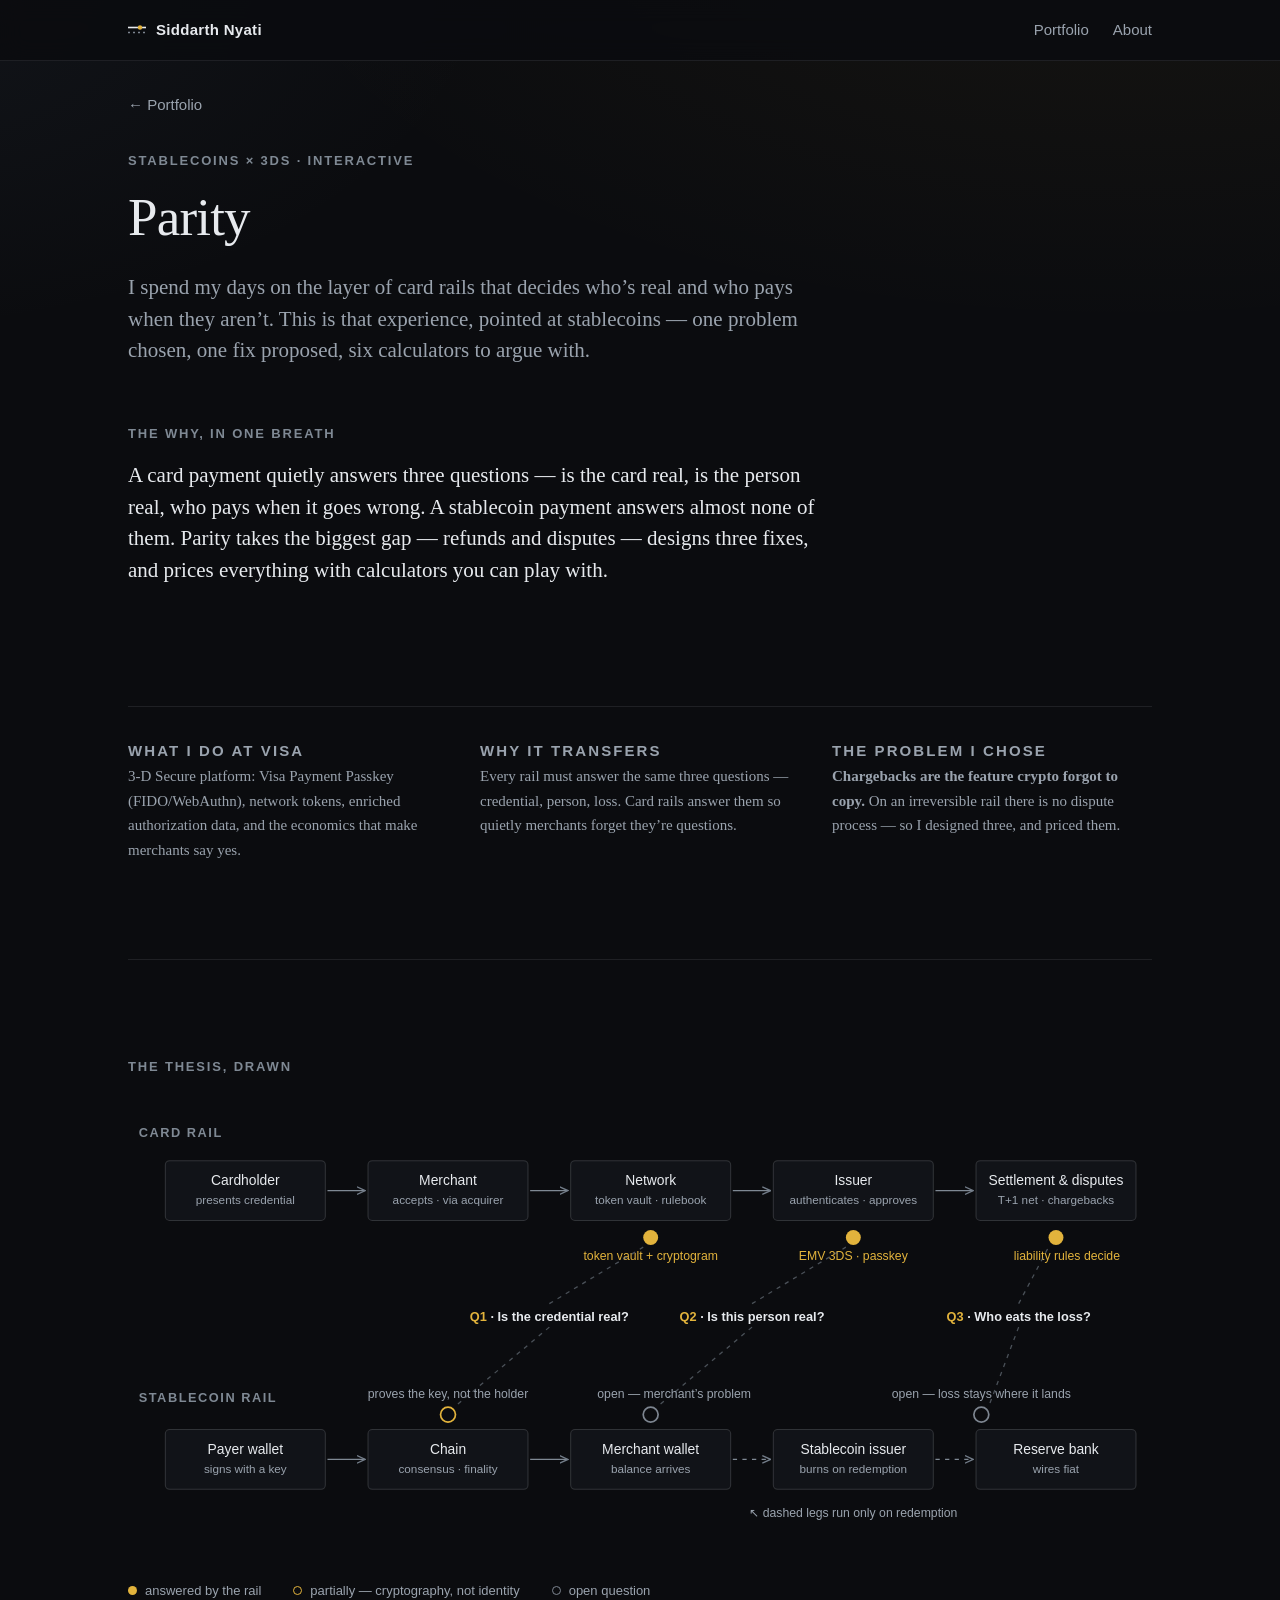
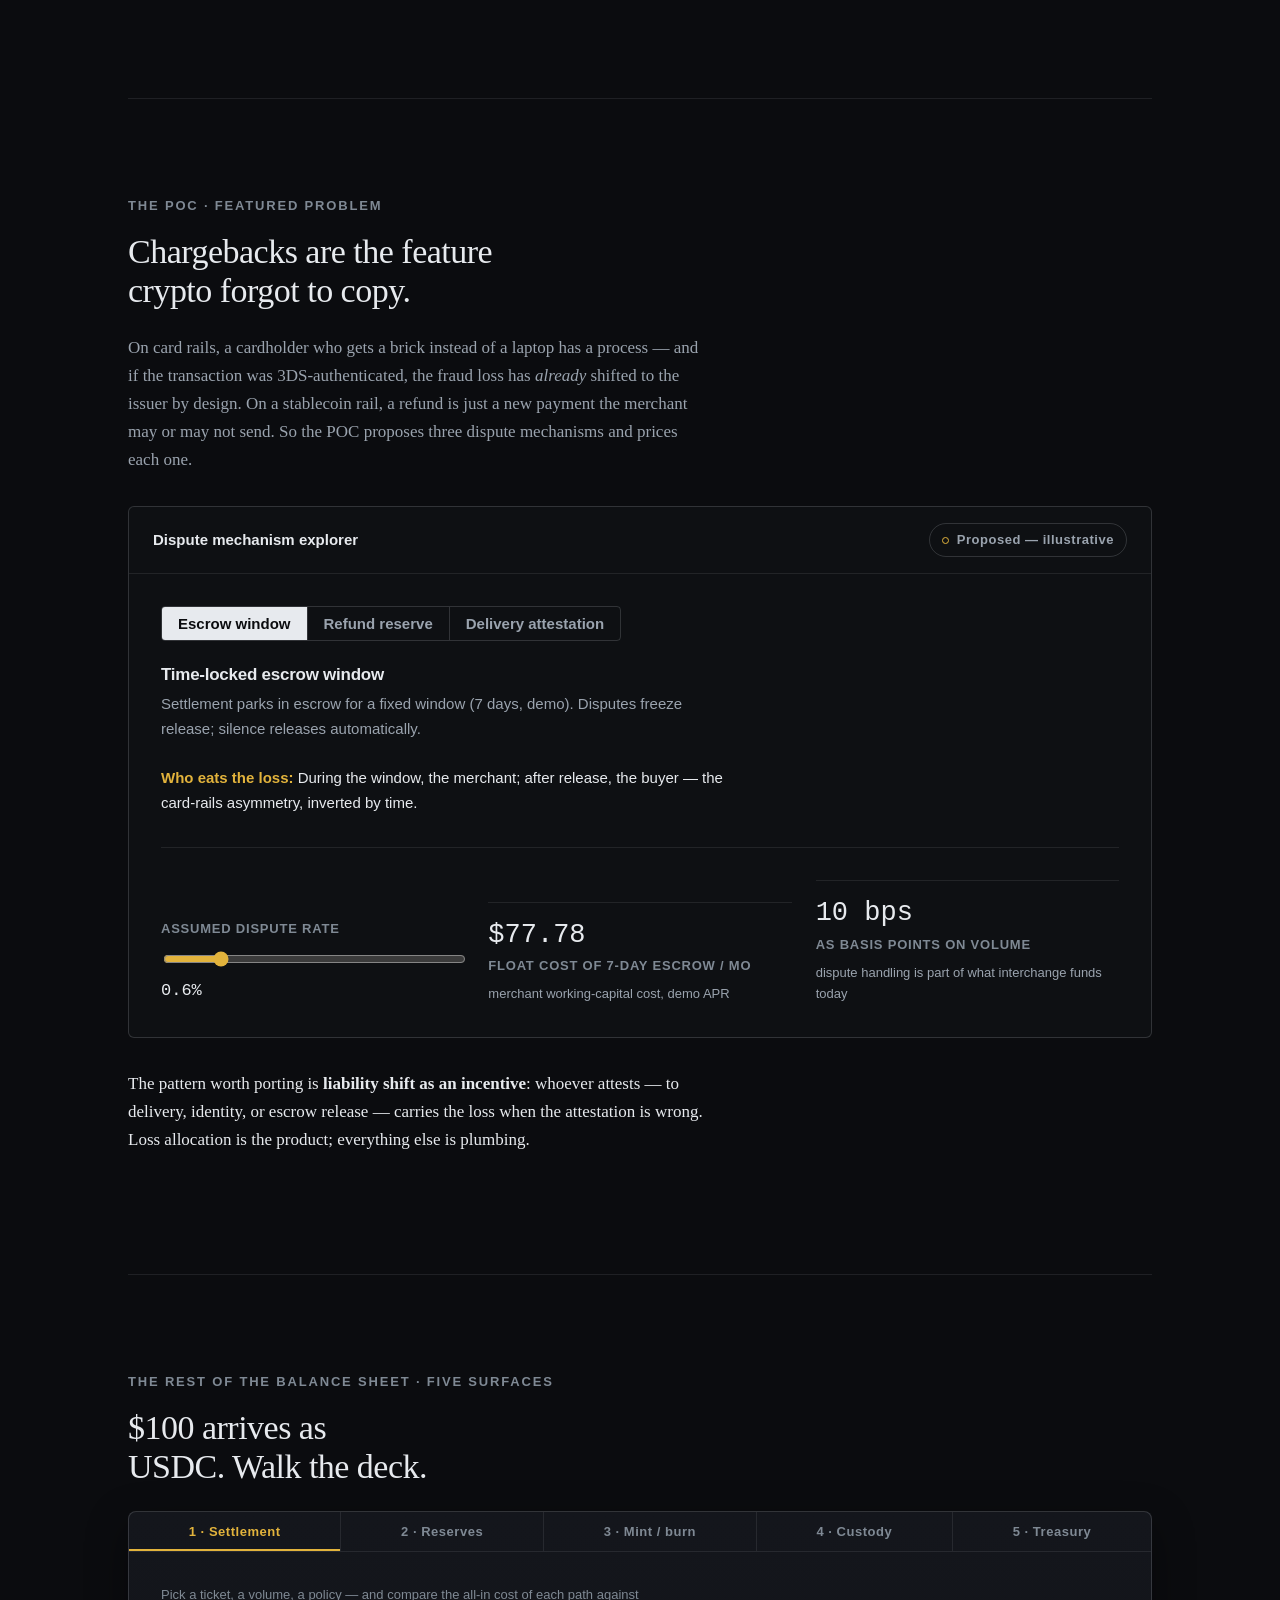
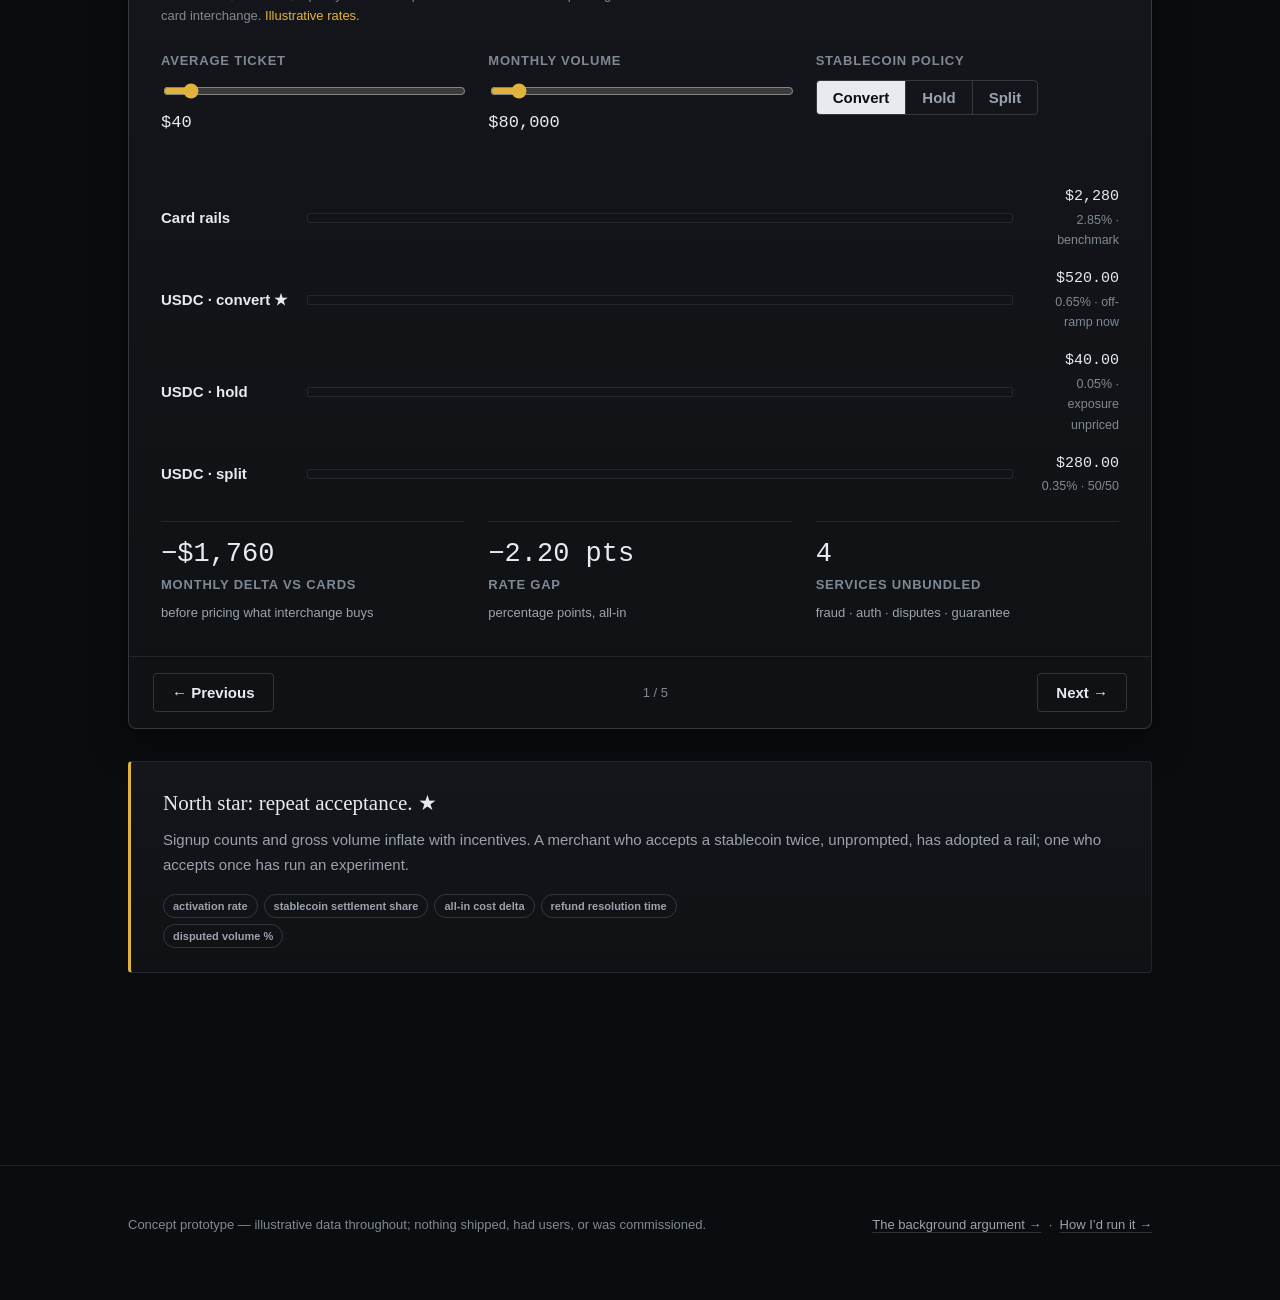
<file: work/stablecoin-settle/index.html>
<!DOCTYPE html>
<html lang="en">
<head>
<meta charset="utf-8">
<meta name="viewport" content="width=device-width, initial-scale=1">
<title>Parity — stablecoins × 3DS, and the missing chargeback rail</title>
<meta name="description" content="A card-rails PM's stablecoin analysis: the three questions, the missing dispute rail, and six interactive calculators. Concept prototype with illustrative data.">
<meta property="og:title" content="Parity — stablecoins × 3DS, and the missing chargeback rail">
<meta property="og:description" content="Chargebacks are the feature crypto forgot to copy. An interactive settlement analysis.">
<meta property="og:type" content="article">
<meta property="og:image" content="https://siddarthnyati.github.io/stablecoin-lab/assets/og.png">
<link rel="icon" type="image/svg+xml" href="../../assets/favicon.svg">
<link rel="stylesheet" href="../../assets/site.css?v=20260811">
</head>
<body>
<a class="skip-link" href="#main">Skip to content</a>

<header class="site-header">
  <div class="container bar">
    <a class="wordmark" href="../../" aria-label="Siddarth Nyati — home">
      <svg class="tick" viewBox="0 0 18 10" aria-hidden="true"><line x1="0" y1="2.5" x2="18" y2="2.5" stroke="#e7eaee" stroke-width="1.6"/><line x1="0" y1="7.5" x2="18" y2="7.5" stroke="#7d8590" stroke-width="1.6" stroke-dasharray="2 3"/><circle cx="12" cy="2.5" r="2.2" fill="#e2b33c"/></svg>
      Siddarth Nyati
    </a>
    <nav class="site-nav" aria-label="Site">
      <a href="../../#work">Portfolio</a>
      <a href="../../about/">About</a>
    </nav>
  </div>
</header>

<main id="main">
  <div class="container">

    <p class="crumb"><a href="../../#work">&larr; Portfolio</a></p>

    <header class="case-header" style="padding-top: var(--s4); padding-bottom: 0;">
      <p class="eyebrow">Stablecoins &times; 3DS &middot; Interactive</p>
      <h1>Parity</h1>
      <p class="lede">I spend my days on the layer of card rails that decides who&rsquo;s real and who pays when they aren&rsquo;t. This is that experience, pointed at stablecoins &mdash; one problem chosen, one fix proposed, six calculators to argue with.</p>
    </header>

    <section class="section" style="padding-top: var(--s4);">
      <p class="eyebrow">The why, in one breath</p>
      <p style="max-width: var(--prose); font-size: var(--fs-3); line-height: 1.5;">A card payment quietly answers three questions &mdash; is the card real, is the person real, who pays when it goes wrong. A stablecoin payment answers almost none of them. Parity takes the biggest gap &mdash; refunds and disputes &mdash; designs three fixes, and prices everything with calculators you can play with.</p>
    </section>

    <!-- ================== experience → problem ================== -->
    <section class="section" style="padding-top: var(--s4);">
      <div class="row3">
        <div>
          <p class="eyebrow">What I do at Visa</p>
          <p>3-D Secure platform: Visa Payment Passkey (FIDO/WebAuthn), network tokens, enriched authorization data, and the economics that make merchants say yes.</p>
        </div>
        <div>
          <p class="eyebrow">Why it transfers</p>
          <p>Every rail must answer the same three questions &mdash; credential, person, loss. Card rails answer them so quietly merchants forget they&rsquo;re questions.</p>
        </div>
        <div>
          <p class="eyebrow">The problem I chose</p>
          <p><strong>Chargebacks are the feature crypto forgot to copy.</strong> On an irreversible rail there is no dispute process &mdash; so I designed three, and priced them.</p>
        </div>
      </div>
    </section>

    <!-- ================== thesis diagram ================== -->
    <section class="section">
      <p class="eyebrow">The thesis, drawn</p>
      <figure class="rails" role="img" aria-label="Diagram: the same transaction traversing card rails and stablecoin rails. On card rails, three questions are answered — credential validity at the network token vault, person validity at the issuer via EMV 3DS and passkey, and loss allocation by chargeback and liability rules. On stablecoin rails, a signature proves the key but not the holder, no identity layer exists, and no dispute rail exists — the loss stays where it lands." style="margin-top: var(--s3);">
        <svg viewBox="0 0 960 404" xmlns="http://www.w3.org/2000/svg">
          <title>One transaction, two rails, three questions</title>
          <defs>
            <marker id="arr" viewBox="0 0 8 8" refX="7" refY="4" markerWidth="7" markerHeight="7" orient="auto-start-reverse">
              <path d="M0,0.6 L7.4,4 L0,7.4" fill="none" stroke="#737d89" stroke-width="1.2"/>
            </marker>
          </defs>
          <text class="lane-label" x="10" y="34">Card rail</text>
          <text class="lane-label" x="10" y="282">Stablecoin rail</text>
          <g class="node">
            <rect x="35"  y="56" width="150" height="56"/>
            <text x="110" y="79" text-anchor="middle">Cardholder</text>
            <text x="110" y="97" text-anchor="middle" class="sub">presents credential</text>
          </g>
          <g class="node">
            <rect x="225" y="56" width="150" height="56"/>
            <text x="300" y="79" text-anchor="middle">Merchant</text>
            <text x="300" y="97" text-anchor="middle" class="sub">accepts &middot; via acquirer</text>
          </g>
          <g class="node">
            <rect x="415" y="56" width="150" height="56"/>
            <text x="490" y="79" text-anchor="middle">Network</text>
            <text x="490" y="97" text-anchor="middle" class="sub">token vault &middot; rulebook</text>
          </g>
          <g class="node">
            <rect x="605" y="56" width="150" height="56"/>
            <text x="680" y="79" text-anchor="middle">Issuer</text>
            <text x="680" y="97" text-anchor="middle" class="sub">authenticates &middot; approves</text>
          </g>
          <g class="node">
            <rect x="795" y="56" width="150" height="56"/>
            <text x="870" y="79" text-anchor="middle">Settlement &amp; disputes</text>
            <text x="870" y="97" text-anchor="middle" class="sub">T+1 net &middot; chargebacks</text>
          </g>
          <line class="flow" x1="187" y1="84" x2="222" y2="84" marker-end="url(#arr)"/>
          <line class="flow" x1="377" y1="84" x2="412" y2="84" marker-end="url(#arr)"/>
          <line class="flow" x1="567" y1="84" x2="602" y2="84" marker-end="url(#arr)"/>
          <line class="flow" x1="757" y1="84" x2="792" y2="84" marker-end="url(#arr)"/>
          <circle class="q-dot" cx="490" cy="128" r="7"/>
          <text class="q-label on" x="490" y="149" text-anchor="middle">token vault + cryptogram</text>
          <circle class="q-dot" cx="680" cy="128" r="7"/>
          <text class="q-label on" x="680" y="149" text-anchor="middle">EMV 3DS &middot; passkey</text>
          <circle class="q-dot" cx="870" cy="128" r="7"/>
          <text class="q-label on" x="930" y="149" text-anchor="end">liability rules decide</text>
          <line class="flow dashed" x1="395" y1="190" x2="483" y2="137" opacity="0.55"/>
          <line class="flow dashed" x1="395" y1="212" x2="307" y2="286" opacity="0.55"/>
          <text class="q-title" x="395" y="206" text-anchor="middle"><tspan fill="#e2b33c">Q1</tspan> &middot; Is the credential real?</text>
          <line class="flow dashed" x1="585" y1="190" x2="673" y2="137" opacity="0.55"/>
          <line class="flow dashed" x1="585" y1="212" x2="497" y2="286" opacity="0.55"/>
          <text class="q-title" x="585" y="206" text-anchor="middle"><tspan fill="#e2b33c">Q2</tspan> &middot; Is this person real?</text>
          <line class="flow dashed" x1="835" y1="190" x2="863" y2="137" opacity="0.55"/>
          <line class="flow dashed" x1="835" y1="212" x2="807" y2="286" opacity="0.55"/>
          <text class="q-title" x="835" y="206" text-anchor="middle"><tspan fill="#e2b33c">Q3</tspan> &middot; Who eats the loss?</text>
          <circle class="q-dot half" cx="300" cy="294" r="7"/>
          <text class="q-label" x="300" y="278" text-anchor="middle">proves the key, not the holder</text>
          <circle class="q-dot hollow" cx="490" cy="294" r="7"/>
          <text class="q-label" x="512" y="278" text-anchor="middle">open &mdash; merchant&rsquo;s problem</text>
          <circle class="q-dot hollow" cx="800" cy="294" r="7"/>
          <text class="q-label" x="800" y="278" text-anchor="middle">open &mdash; loss stays where it lands</text>
          <g class="node">
            <rect x="35"  y="308" width="150" height="56"/>
            <text x="110" y="331" text-anchor="middle">Payer wallet</text>
            <text x="110" y="349" text-anchor="middle" class="sub">signs with a key</text>
          </g>
          <g class="node">
            <rect x="225" y="308" width="150" height="56"/>
            <text x="300" y="331" text-anchor="middle">Chain</text>
            <text x="300" y="349" text-anchor="middle" class="sub">consensus &middot; finality</text>
          </g>
          <g class="node">
            <rect x="415" y="308" width="150" height="56"/>
            <text x="490" y="331" text-anchor="middle">Merchant wallet</text>
            <text x="490" y="349" text-anchor="middle" class="sub">balance arrives</text>
          </g>
          <g class="node">
            <rect x="605" y="308" width="150" height="56"/>
            <text x="680" y="331" text-anchor="middle">Stablecoin issuer</text>
            <text x="680" y="349" text-anchor="middle" class="sub">burns on redemption</text>
          </g>
          <g class="node">
            <rect x="795" y="308" width="150" height="56"/>
            <text x="870" y="331" text-anchor="middle">Reserve bank</text>
            <text x="870" y="349" text-anchor="middle" class="sub">wires fiat</text>
          </g>
          <line class="flow" x1="187" y1="336" x2="222" y2="336" marker-end="url(#arr)"/>
          <line class="flow" x1="377" y1="336" x2="412" y2="336" marker-end="url(#arr)"/>
          <line class="flow dashed" x1="567" y1="336" x2="602" y2="336" marker-end="url(#arr)"/>
          <line class="flow dashed" x1="757" y1="336" x2="792" y2="336" marker-end="url(#arr)"/>
          <text class="q-label" x="680" y="390" text-anchor="middle">&#8598; dashed legs run only on redemption</text>
        </svg>
      </figure>
      <div class="rails-legend" aria-hidden="true">
        <span class="full"><i></i> answered by the rail</span>
        <span class="half"><i></i> partially &mdash; cryptography, not identity</span>
        <span class="open"><i></i> open question</span>
      </div>
    </section>

    <!-- ============ featured: the missing chargeback rail ============ -->
    <section class="section" id="disputes">
      <p class="eyebrow">The POC &middot; featured problem</p>
      <h2 style="max-width: 28ch;">Chargebacks are the feature crypto forgot to copy.</h2>
      <p style="max-width: var(--prose); color: var(--text-dim);">On card rails, a cardholder who gets a brick instead of a laptop has a process &mdash; and if the transaction was 3DS-authenticated, the fraud loss has <em>already</em> shifted to the issuer by design. On a stablecoin rail, a refund is just a new payment the merchant may or may not send. So the POC proposes three dispute mechanisms and prices each one.</p>

      <div class="console">
        <div class="console-head">
          <strong>Dispute mechanism explorer</strong>
          <span class="demo-badge">Proposed &mdash; illustrative</span>
        </div>
        <div class="console-body">
          <div class="seg" role="group" aria-label="Dispute mechanism" style="margin-bottom: var(--s3); flex-wrap: wrap;">
            <button type="button" data-mech="escrow" aria-pressed="true">Escrow window</button>
            <button type="button" data-mech="reserve" aria-pressed="false">Refund reserve</button>
            <button type="button" data-mech="attest" aria-pressed="false">Delivery attestation</button>
          </div>
          <div id="mech-panel" aria-live="polite"></div>
          <hr style="margin: var(--s4) 0;">
          <div style="display:grid; gap: var(--s3); grid-template-columns: repeat(auto-fit, minmax(240px, 1fr)); align-items: end;">
            <div class="field" style="margin:0;">
              <label for="dispute-rate">Assumed dispute rate</label>
              <input type="range" id="dispute-rate" min="0.1" max="3" step="0.1" value="0.6">
              <span class="value" id="dispute-rate-out">0.6%</span>
            </div>
            <div class="stat"><span class="n" id="mech-cost">&ndash;</span><span class="l" id="mech-cost-label">Mechanism cost</span><span class="d" id="mech-cost-note"></span></div>
            <div class="stat"><span class="n" id="mech-bps">&ndash;</span><span class="l">As basis points on volume</span><span class="d">dispute handling is part of what interchange funds today</span></div>
          </div>
        </div>
      </div>
      <p style="max-width: var(--prose);">The pattern worth porting is <strong>liability shift as an incentive</strong>: whoever attests &mdash; to delivery, identity, or escrow release &mdash; carries the loss when the attestation is wrong. Loss allocation is the product; everything else is plumbing.</p>
    </section>

    <!-- ================== the deck: five more surfaces ================== -->
    <section class="section">
      <p class="eyebrow">The rest of the balance sheet &middot; five surfaces</p>
      <h2 style="max-width: 26ch;">$100 arrives as USDC. Walk the deck.</h2>

      <div class="deck" id="deck">
        <div class="deck-tabs" role="tablist" aria-label="Parity surfaces">
          <button role="tab" aria-selected="true" data-deck="d-settle">1 &middot; Settlement</button>
          <button role="tab" aria-selected="false" data-deck="d-reserve">2 &middot; Reserves</button>
          <button role="tab" aria-selected="false" data-deck="d-redeem">3 &middot; Mint / burn</button>
          <button role="tab" aria-selected="false" data-deck="d-custody">4 &middot; Custody</button>
          <button role="tab" aria-selected="false" data-deck="d-treasury">5 &middot; Treasury</button>
        </div>

        <!-- 1 · settlement -->
        <div class="deck-panel" id="d-settle" role="tabpanel">
          <p class="note" style="margin-bottom: var(--s3);">Pick a ticket, a volume, a policy &mdash; and compare the all-in cost of each path against card interchange. <span style="color: var(--accent);">Illustrative rates.</span></p>
          <div style="display:grid; gap: var(--s3); grid-template-columns: repeat(auto-fit, minmax(220px, 1fr)); font-family: var(--sans);">
            <div class="field">
              <label for="ticket">Average ticket</label>
              <input type="range" id="ticket" min="5" max="500" step="5" value="40">
              <span class="value" id="ticket-out">$40</span>
            </div>
            <div class="field">
              <label for="volume">Monthly volume</label>
              <input type="range" id="volume" min="10000" max="1000000" step="10000" value="80000">
              <span class="value" id="volume-out">$80,000</span>
            </div>
            <div class="field">
              <label id="policy-label">Stablecoin policy</label>
              <div class="seg" role="group" aria-labelledby="policy-label">
                <button type="button" data-policy="convert" aria-pressed="true">Convert</button>
                <button type="button" data-policy="hold" aria-pressed="false">Hold</button>
                <button type="button" data-policy="split" aria-pressed="false">Split</button>
              </div>
            </div>
          </div>
          <div class="cost-bars" id="cost-bars" style="margin-top: var(--s3); font-family: var(--sans);" aria-live="polite"></div>
          <div style="display:grid; gap: var(--s3); grid-template-columns: repeat(auto-fit, minmax(180px, 1fr)); margin-top: var(--s3); font-family: var(--sans);">
            <div class="stat"><span class="n" id="delta-n">&ndash;</span><span class="l">Monthly delta vs cards</span><span class="d">before pricing what interchange buys</span></div>
            <div class="stat"><span class="n" id="delta-bps">&ndash;</span><span class="l">Rate gap</span><span class="d">percentage points, all-in</span></div>
            <div class="stat"><span class="n" id="unbundled-n">&ndash;</span><span class="l">Services unbundled</span><span class="d">fraud &middot; auth &middot; disputes &middot; guarantee</span></div>
          </div>
        </div>

        <!-- 2 · reserves -->
        <div class="deck-panel" id="d-reserve" role="tabpanel" hidden>
          <p class="note" style="margin-bottom: var(--s3);">A merchant holding $50,000 of a stablecoin is an unsecured creditor of its issuer. Fictional composite issuer, <span style="color: var(--accent);">illustrative data</span>.</p>
          <div style="display:grid; gap: var(--s4); grid-template-columns: repeat(auto-fit, minmax(260px, 1fr)); font-family: var(--sans);">
            <div>
              <dl class="kv">
                <dt>Instrument</dt><dd>USD stablecoin &middot; 1:1 redemption claim</dd>
                <dt>Attestation</dt><dd>Monthly, point-in-time (demo)</dd>
                <dt>Redemption</dt><dd>Business days; issuer may gate size</dd>
              </dl>
              <div style="margin-top: var(--s3);" aria-hidden="true">
                <div style="display:flex; height: 14px; border-radius: 2px; overflow:hidden; border: 1px solid var(--border-strong);">
                  <i style="width:80%; background: var(--text-faint);"></i>
                  <i style="width:12%; background: #4d5560;"></i>
                  <i style="width:8%;  background: var(--accent);"></i>
                </div>
                <p class="note" style="margin-top: var(--s1);">80% T-bills &middot; 12% reverse repo &middot; <span style="color: var(--accent);">8% cash at banks</span> &mdash; the slice that fails in bank stress. (demo)</p>
              </div>
            </div>
            <div>
              <p style="font-size: var(--fs-1); color: var(--text-dim); margin: 0;"><strong style="color: var(--text);">&ldquo;Fully reserved&rdquo; guarantees</strong> that at one instant, reserves &ge; tokens. It does not guarantee an audit, anything between attestation dates, or redemption at par, at speed, in stress. Holding the coin is credit exposure &mdash; card rails never ask a merchant to underwrite their acquirer.</p>
            </div>
          </div>
        </div>

        <!-- 3 · mint/burn -->
        <div class="deck-panel" id="d-redeem" role="tabpanel" hidden>
          <p class="note" style="margin-bottom: var(--s3);">&ldquo;Convert to fiat&rdquo; is one button and five parties. <span style="color: var(--accent);">Illustrative timing.</span></p>
          <div style="display:flex; gap: var(--s2); align-items:center; flex-wrap: wrap; margin-bottom: var(--s3); font-family: var(--sans);">
            <button class="btn" type="button" id="redeem-play">Play redemption</button>
            <span class="note">Supply outstanding: <span class="value" id="supply" style="font-size: var(--fs-2);">1,000,000</span> USDC (demo)</span>
          </div>
          <ol class="steps" id="redeem-steps" style="font-family: var(--sans);">
            <li><span class="who">Merchant</span> <span class="what">sends 50,000 USDC to the issuer&rsquo;s redemption address</span></li>
            <li><span class="who">Chain</span> <span class="what">transfer finalises in seconds</span></li>
            <li><span class="who">Issuer</span> <span class="what">burns the tokens; supply drops, the claim is extinguished</span></li>
            <li><span class="who">Issuer &rarr; bank</span> <span class="what">instructs release of $50,000 from reserves</span></li>
            <li><span class="who">Banking rail</span> <span class="what">wire or ACH carries the fiat; this is where the clock lives</span></li>
            <li><span class="who">Merchant bank</span> <span class="what">funds land, same-day to T+1 (demo) &mdash; card speed, because the last leg is the same rail</span></li>
          </ol>
        </div>

        <!-- 4 · custody -->
        <div class="deck-panel" id="d-custody" role="tabpanel" hidden>
          <p class="note" style="margin-bottom: var(--s3);">Not a feature list &mdash; a decision. Pick one and read what you agreed to.</p>
          <div class="choice-grid">
            <button class="choice" type="button" data-custody="self" aria-pressed="true">
              <h3>Self-custody</h3>
              <p>Your keys, nobody between you and your money &mdash; or your mistake.</p>
            </button>
            <button class="choice" type="button" data-custody="qualified" aria-pressed="false">
              <h3>Qualified custodian</h3>
              <p>A regulated third party holds the keys. Someone to call, and to blame.</p>
            </button>
          </div>
          <dl class="kv" id="custody-kv" style="margin-top: var(--s3); font-family: var(--sans);" aria-live="polite"></dl>
        </div>

        <!-- 5 · treasury -->
        <div class="deck-panel" id="d-treasury" role="tabpanel" hidden>
          <p class="note" style="margin-bottom: var(--s3);">&ldquo;Hold&rdquo; is a position, not a default. <span style="color: var(--accent);">Illustrative data.</span></p>
          <div style="display:grid; gap: var(--s3); grid-template-columns: repeat(auto-fit, minmax(220px, 1fr)); font-family: var(--sans);">
            <div class="field">
              <label for="hold-share">Share held as USDC</label>
              <input type="range" id="hold-share" min="0" max="100" step="5" value="30">
              <span class="value" id="hold-share-out">30%</span>
            </div>
            <div class="field">
              <label for="sweep-threshold">Auto-sweep above</label>
              <input type="range" id="sweep-threshold" min="5000" max="200000" step="5000" value="25000">
              <span class="value" id="sweep-out">$25,000</span>
            </div>
          </div>
          <div style="display:grid; gap: var(--s3); grid-template-columns: repeat(auto-fit, minmax(180px, 1fr)); margin-top: var(--s3); font-family: var(--sans);" aria-live="polite">
            <div class="stat"><span class="n" id="avg-exposure">&ndash;</span><span class="l">Balance at risk</span><span class="d">issuer credit + depeg exposure</span></div>
            <div class="stat"><span class="n" id="depeg-cost">&ndash;</span><span class="l">50bp depeg day costs</span><span class="d">on the held balance, demo stress</span></div>
            <div class="stat"><span class="n" id="sweeps-mo">&ndash;</span><span class="l">Sweeps / month</span><span class="d">each pays the off-ramp toll</span></div>
          </div>
        </div>

        <div class="deck-nav">
          <button class="btn" type="button" id="deck-prev">&larr; Previous</button>
          <span id="deck-pos">1 / 5</span>
          <button class="btn" type="button" id="deck-next">Next &rarr;</button>
        </div>
      </div>

      <div class="northstar">
        <p class="ns-big">North star: repeat acceptance. ★</p>
        <p class="ns-why">Signup counts and gross volume inflate with incentives. A merchant who accepts a stablecoin twice, unprompted, has adopted a rail; one who accepts once has run an experiment.</p>
        <p class="chips"><i>activation rate</i><i>stablecoin settlement share</i><i>all-in cost delta</i><i>refund resolution time</i><i>disputed volume %</i></p>
      </div>

    </section>

  </div>
</main>

<footer class="site-footer">
  <div class="container inner">
    <p>Concept prototype &mdash; illustrative data throughout; nothing shipped, had users, or was commissioned.</p>
    <p><a href="../../from-card-rails/">The background argument &rarr;</a> &nbsp;&middot;&nbsp; <a href="../../how-i-run-programs/">How I&rsquo;d run it &rarr;</a></p>
  </div>
</footer>

<script src="../../assets/site.js?v=20260811" defer></script>
<script>
/* Parity — interactive logic. Every number is an ILLUSTRATIVE demo value. */
(function () {
  "use strict";
  var $ = function (id) { return document.getElementById(id); };
  var fmt$ = function (n) {
    var abs = Math.abs(n);
    var s = abs >= 1000 ? "$" + Math.round(abs).toLocaleString("en-US") : "$" + abs.toFixed(2);
    return (n < 0 ? "−" : "") + s;
  };

  /* deck tabs */
  var tabs = Array.prototype.slice.call(document.querySelectorAll("[data-deck]"));
  var panels = tabs.map(function (t) { return $(t.getAttribute("data-deck")); });
  var cur = 0;
  function go(n) {
    cur = (n + tabs.length) % tabs.length;
    tabs.forEach(function (t, i) { t.setAttribute("aria-selected", String(i === cur)); });
    panels.forEach(function (p, i) { p.hidden = i !== cur; });
    $("deck-pos").textContent = (cur + 1) + " / " + tabs.length;
  }
  tabs.forEach(function (t, i) { t.addEventListener("click", function () { go(i); }); });
  $("deck-prev").addEventListener("click", function () { go(cur - 1); });
  $("deck-next").addEventListener("click", function () { go(cur + 1); });

  /* demo rate card */
  var CARD_PCT = 0.026, CARD_FIX = 0.10;
  var CHAIN_FIX = 0.02;
  var OFFRAMP_PCT = 0.005, SPREAD_PCT = 0.001;

  /* settlement */
  var policy = "convert";
  function costs(ticket, volume) {
    var txns = volume / ticket;
    var card = volume * CARD_PCT + txns * CARD_FIX;
    var chain = txns * CHAIN_FIX;
    var convert = chain + volume * (OFFRAMP_PCT + SPREAD_PCT);
    var hold = chain;
    var split = chain + (volume / 2) * (OFFRAMP_PCT + SPREAD_PCT);
    return { card: card, convert: convert, hold: hold, split: split };
  }
  function renderCosts() {
    var ticket = +$("ticket").value, volume = +$("volume").value;
    $("ticket-out").textContent = "$" + ticket;
    $("volume-out").textContent = "$" + volume.toLocaleString("en-US");
    var c = costs(ticket, volume);
    var rows = [
      { key: "card",    name: "Card rails",  note: "benchmark", val: c.card,  cls: "benchmark" },
      { key: "convert", name: "USDC · convert", note: "off-ramp now", val: c.convert, cls: "" },
      { key: "hold",    name: "USDC · hold",    note: "exposure unpriced", val: c.hold, cls: "" },
      { key: "split",   name: "USDC · split",   note: "50/50", val: c.split, cls: "" }
    ];
    var chosen = rows.filter(function (r) { return r.key === policy; })[0];
    var max = Math.max.apply(null, rows.map(function (r) { return r.val; }));
    $("cost-bars").innerHTML = rows.map(function (r) {
      var best = r.key === policy ? " best" : "";
      var pct = Math.max(2, (r.val / max) * 100);
      var rate = (r.val / volume * 100).toFixed(2) + "%";
      return '<div class="cost-row ' + r.cls + best + '">' +
        '<span class="name">' + r.name + (r.key === policy ? " ★" : "") + '</span>' +
        '<span class="track"><span class="fill" style="width:' + pct + '%"></span></span>' +
        '<span class="amt">' + fmt$(r.val) + "<small>" + rate + " · " + r.note + "</small></span>" +
        "</div>";
    }).join("");
    var delta = chosen.val - c.card;
    $("delta-n").textContent = (delta <= 0 ? "−" : "+") + fmt$(Math.abs(delta)).replace("−", "");
    $("delta-bps").textContent = ((chosen.val - c.card) / volume * 100).toFixed(2).replace("-", "−") + " pts";
    $("unbundled-n").textContent = "4";
    renderDisputeCost();
  }
  ["ticket", "volume"].forEach(function (id) { $(id).addEventListener("input", renderCosts); });
  document.querySelectorAll("[data-policy]").forEach(function (b) {
    b.addEventListener("click", function () {
      policy = b.getAttribute("data-policy");
      document.querySelectorAll("[data-policy]").forEach(function (x) { x.setAttribute("aria-pressed", String(x === b)); });
      renderCosts();
    });
  });

  /* redemption walk-through */
  var steps = document.querySelectorAll("#redeem-steps li");
  var stepList = $("redeem-steps");
  var playBtn = $("redeem-play");
  var reduced = window.matchMedia("(prefers-reduced-motion: reduce)").matches;
  var playing = false;
  playBtn.addEventListener("click", function () {
    if (playing) return;
    playing = true;
    playBtn.disabled = true;
    playBtn.textContent = "Redeeming\u2026";
    stepList.classList.add("playing");
    steps.forEach(function (li) { li.classList.remove("active"); li.classList.remove("done"); });
    $("supply").textContent = "1,000,000";
    var i = 0;
    function advance() {
      if (i > 0) { steps[i - 1].classList.remove("active"); steps[i - 1].classList.add("done"); }
      if (i >= steps.length) {
        playing = false;
        stepList.classList.remove("playing");
        playBtn.disabled = false;
        playBtn.textContent = "Replay redemption";
        return;
      }
      steps[i].classList.add("active");
      if (i === 2) {
        var sup = $("supply");
        sup.textContent = "950,000";
        sup.classList.remove("flash");
        void sup.offsetWidth;
        sup.classList.add("flash");
      }
      i++;
      setTimeout(advance, reduced ? 120 : 900);
    }
    advance();
  });

  /* custody */
  var CUSTODY = {
    self: [
      ["Control", "Total — transactions need nobody’s permission, and nobody’s help."],
      ["Insurance", "Largely uninsurable; loss of keys is loss of funds."],
      ["Operational burden", "Key ceremony, signer quorum, succession — the merchant becomes a tiny custodian bank."],
      ["Failure mode", "One compromised laptop, or one departed employee with signing power."]
    ],
    qualified: [
      ["Control", "Contractual, not cryptographic — withdrawal policies, allow-lists, a 2am phone number."],
      ["Insurance", "Custodian carries crime coverage; the exclusions are load-bearing."],
      ["Operational burden", "Low day-to-day; onboarding diligence and fees in basis points."],
      ["Failure mode", "Custodian outage, gating, or insolvency — counterparty risk in a nicer suit."]
    ]
  };
  function renderCustody(kind) {
    $("custody-kv").innerHTML = CUSTODY[kind].map(function (row) {
      return "<dt>" + row[0] + "</dt><dd>" + row[1] + "</dd>";
    }).join("");
  }
  document.querySelectorAll("[data-custody]").forEach(function (b) {
    b.addEventListener("click", function () {
      document.querySelectorAll("[data-custody]").forEach(function (x) { x.setAttribute("aria-pressed", String(x === b)); });
      renderCustody(b.getAttribute("data-custody"));
    });
  });
  renderCustody("self");

  /* disputes */
  var MECH = {
    escrow: {
      title: "Time-locked escrow window",
      body: "Settlement parks in escrow for a fixed window (7 days, demo). Disputes freeze release; silence releases automatically.",
      loss: "During the window, the merchant; after release, the buyer — the card-rails asymmetry, inverted by time.",
      cost: function (volume, rate) { return volume * (7 / 30) * (0.05 / 12); },
      label: "Float cost of 7-day escrow / mo",
      note: "merchant working-capital cost, demo APR"
    },
    reserve: {
      title: "Merchant-funded refund reserve",
      body: "A rolling reserve held against refunds — exactly as acquirers hold reserves for risky merchants today.",
      loss: "Merchant first, by construction; past the reserve, buyers. Sizing is the whole design.",
      cost: function (volume, rate) { return volume * (rate / 100) * 2.5; },
      label: "Reserve to post (2.5× expected)",
      note: "capital parked, not spent — demo multiple"
    },
    attest: {
      title: "Delivery attestation release",
      body: "Funds release on attested delivery — carrier scan, signed receipt, oracle. No attestation, funds return.",
      loss: "The attester — a false attestation moves the loss to whoever signed it. The direct port of 3DS liability shift.",
      cost: function (volume, rate) { return (volume / 40) * 0.05; },
      label: "Attestation fees / mo",
      note: "per-transaction oracle fee, demo"
    }
  };
  var mech = "escrow";
  function renderMech() {
    var m = MECH[mech];
    $("mech-panel").innerHTML =
      '<h3 style="font-family:var(--sans); font-size:var(--fs-2); font-weight:600; margin-bottom:var(--s1);">' + m.title + "</h3>" +
      '<p style="font-size:var(--fs-1); color:var(--text-dim); max-width:var(--prose); font-family:var(--sans);">' + m.body + "</p>" +
      '<p style="font-size:var(--fs-1); max-width:var(--prose); font-family:var(--sans); margin-bottom:0;"><strong style="color:var(--accent);">Who eats the loss:</strong> ' + m.loss + "</p>";
    renderDisputeCost();
  }
  function renderDisputeCost() {
    if (!$("mech-cost")) return;
    var volume = +$("volume").value;
    var rate = +$("dispute-rate").value;
    $("dispute-rate-out").textContent = rate.toFixed(1) + "%";
    var m = MECH[mech];
    var c = m.cost(volume, rate);
    $("mech-cost").textContent = fmt$(c);
    $("mech-cost-label").textContent = m.label;
    $("mech-cost-note").textContent = m.note;
    $("mech-bps").textContent = Math.round(c / volume * 10000) + " bps";
  }
  document.querySelectorAll("[data-mech]").forEach(function (b) {
    b.addEventListener("click", function () {
      mech = b.getAttribute("data-mech");
      document.querySelectorAll("[data-mech]").forEach(function (x) { x.setAttribute("aria-pressed", String(x === b)); });
      renderMech();
    });
  });
  $("dispute-rate").addEventListener("input", renderDisputeCost);

  /* treasury */
  function renderTreasury() {
    var volume = +$("volume").value;
    var share = +$("hold-share").value;
    var threshold = +$("sweep-threshold").value;
    $("hold-share-out").textContent = share + "%";
    $("sweep-out").textContent = "$" + threshold.toLocaleString("en-US");
    var heldMonthly = volume * share / 100;
    var avgBalance = Math.min(threshold, Math.max(heldMonthly / 4, heldMonthly && threshold / 2));
    $("avg-exposure").textContent = heldMonthly === 0 ? "$0" : fmt$(avgBalance);
    $("depeg-cost").textContent = heldMonthly === 0 ? "$0" : fmt$(avgBalance * 0.005);
    $("sweeps-mo").textContent = String(threshold > 0 ? Math.floor(heldMonthly / threshold) : 0);
  }
  ["hold-share", "sweep-threshold"].forEach(function (id) { $(id).addEventListener("input", renderTreasury); });
  $("volume").addEventListener("input", renderTreasury);

  renderCosts();
  renderMech();
  renderTreasury();
})();
</script>
</body>
</html>
</file>
<file: assets/site.css>
/* ---------------------------------------------------------------------------
   Siddarth Nyati — Crypto & Stablecoin portfolio
   Design tokens + shared components. No build step; this file is the system.
   ------------------------------------------------------------------------ */

:root {
  /* color */
  --bg: #0b0c0f;
  --bg-raised: #111318;
  --bg-inset: #0e1013;
  --border: rgba(231, 234, 238, 0.09);
  --border-strong: rgba(231, 234, 238, 0.16);
  --text: #e7eaee;
  --text-dim: #9aa3ae;
  --text-faint: #7f8994;
  --accent: #e2b33c;          /* amber — reserved for the three questions & key signals */
  --accent-ink: #0b0c0f;
  --accent-soft: rgba(226, 179, 60, 0.12);
  --hollow: #7d8590;          /* open-question gray */

  /* type */
  --serif: "Charter", "Iowan Old Style", "Palatino", Georgia, Cambria, serif;
  --sans: -apple-system, BlinkMacSystemFont, "Segoe UI", Roboto, "Helvetica Neue", Arial, sans-serif;
  --mono: ui-monospace, "SF Mono", SFMono-Regular, Menlo, Consolas, "Liberation Mono", monospace;

  /* modular scale (1.25) on a 17px base */
  --fs-0: 0.8125rem;   /* 13 — meta, labels */
  --fs-1: 0.9375rem;   /* 15 — ui, captions */
  --fs-2: 1.0625rem;   /* 17 — body */
  --fs-3: 1.3125rem;   /* 21 — lede, h4 */
  --fs-4: 1.6875rem;   /* 27 — h3 */
  --fs-5: 2.125rem;    /* 34 — h2 */
  --fs-6: 2.625rem;    /* 42 — h1 */
  --fs-7: 3.3125rem;   /* 53 — hero */

  /* 8px rhythm */
  --s1: 8px;  --s2: 16px; --s3: 24px; --s4: 32px;
  --s5: 48px; --s6: 64px; --s7: 96px; --s8: 128px;

  --prose: 68ch;
  --wide: 1120px;
  --radius: 4px;
}

/* ---- base ------------------------------------------------------------- */

*, *::before, *::after { box-sizing: border-box; }

html { scroll-behavior: smooth; }
@media (prefers-reduced-motion: reduce) { html { scroll-behavior: auto; } }

body {
  margin: 0;
  background:
    radial-gradient(90rem 44rem at 88% -12%, rgba(226, 179, 60, 0.055), transparent 62%),
    radial-gradient(70rem 40rem at -12% -4%, rgba(96, 118, 148, 0.09), transparent 58%),
    var(--bg);
  background-attachment: fixed;
  color: var(--text);
  font-family: var(--serif);
  font-size: var(--fs-2);
  line-height: 1.65;
  -webkit-font-smoothing: antialiased;
  text-rendering: optimizeLegibility;
}

h1, h2, h3, h4 {
  font-family: var(--serif);
  font-weight: 400;
  line-height: 1.15;
  letter-spacing: -0.015em;
  margin: 0 0 var(--s3);
  text-wrap: balance;
}
h1 { font-size: clamp(var(--fs-6), 5.5vw, var(--fs-7)); }
h2 { font-size: clamp(var(--fs-4), 3.5vw, var(--fs-5)); }
h3 { font-size: var(--fs-4); }
h4 { font-size: var(--fs-3); }

p, ul, ol { margin: 0 0 var(--s3); max-width: var(--prose); }
li { margin-bottom: var(--s1); }
strong { font-weight: 600; }
em { font-style: italic; }

a { color: var(--text); text-decoration: underline; text-decoration-color: var(--border-strong); text-underline-offset: 3px; transition: text-decoration-color 140ms ease; }
a:hover { text-decoration-color: var(--accent); }

:focus-visible {
  outline: 2px solid var(--accent);
  outline-offset: 3px;
  border-radius: 2px;
}

::selection { background: var(--accent-soft); }

hr { border: 0; border-top: 1px solid var(--border); margin: var(--s6) 0; }

code { font-family: var(--mono); font-size: 0.88em; background: var(--bg-raised); border: 1px solid var(--border); border-radius: var(--radius); padding: 1px 5px; }

/* ---- layout ------------------------------------------------------------ */

.container { max-width: var(--wide); margin: 0 auto; padding: 0 var(--s3); }
@media (min-width: 720px) { .container { padding: 0 var(--s5); } }

.section { padding: var(--s7) 0; }
.section + .section { border-top: 1px solid var(--border); }

/* eyebrow — small caps label above sections */
.eyebrow {
  font-family: var(--sans);
  font-size: var(--fs-0);
  font-weight: 600;
  letter-spacing: 0.14em;
  text-transform: uppercase;
  color: var(--text-faint);
  margin: 0 0 var(--s2);
}
.eyebrow .num { color: var(--accent); font-variant-numeric: tabular-nums; }

.lede { font-size: var(--fs-3); line-height: 1.5; color: var(--text-dim); max-width: var(--prose); }

/* skip link */
.skip-link {
  position: absolute; left: -9999px; top: 0; z-index: 100;
  font-family: var(--sans); font-size: var(--fs-1); font-weight: 600;
  background: var(--text); color: var(--bg); padding: 10px 16px; border-radius: 0 0 var(--radius) var(--radius);
  text-decoration: none;
}
.skip-link:focus { left: var(--s3); }

/* ---- header / nav ------------------------------------------------------ */

.site-header {
  border-bottom: 1px solid var(--border);
  background: color-mix(in srgb, var(--bg) 88%, transparent);
  backdrop-filter: blur(12px);
  position: sticky; top: 0; z-index: 50;
}
.site-header .bar {
  display: flex; align-items: center; justify-content: space-between;
  min-height: 60px; gap: var(--s3);
}
.wordmark {
  font-family: var(--sans); font-weight: 600; font-size: var(--fs-1);
  letter-spacing: 0.02em; text-decoration: none; white-space: nowrap;
  display: inline-flex; align-items: center; gap: 10px;
}
.wordmark .tick { width: 18px; height: 10px; flex: none; }
.site-nav { display: flex; gap: var(--s3); align-items: center; flex-wrap: wrap; }
.site-nav a {
  font-family: var(--sans); font-size: var(--fs-1); color: var(--text-dim);
  text-decoration: none; padding: 4px 0;
}
.site-nav a:hover, .site-nav a[aria-current="page"] { color: var(--text); }
.site-nav a[aria-current="page"] { box-shadow: 0 1px 0 0 var(--accent); }

@media (max-width: 640px) {
  .site-header .bar { flex-direction: column; align-items: flex-start; padding-top: var(--s2); padding-bottom: var(--s2); }
  .site-nav { gap: var(--s2) var(--s3); }
}

/* ---- honesty badge ----------------------------------------------------- */

.demo-badge {
  display: inline-flex; align-items: center; gap: 8px;
  font-family: var(--sans); font-size: var(--fs-0); font-weight: 600;
  letter-spacing: 0.04em; color: var(--text-dim);
  border: 1px solid var(--border-strong); border-radius: 999px;
  padding: 5px 12px; white-space: nowrap;
}
.demo-badge::before {
  content: ""; width: 7px; height: 7px; border-radius: 50%;
  border: 1.5px solid var(--accent); flex: none;
}

/* page-level persistent badge (top of every screen) */
.page-badge { margin: var(--s4) 0 0; }

/* ---- buttons ----------------------------------------------------------- */

.btn {
  display: inline-flex; align-items: center; gap: 8px;
  font-family: var(--sans); font-size: var(--fs-1); font-weight: 600;
  padding: 10px 18px; border-radius: var(--radius);
  border: 1px solid var(--border-strong);
  color: var(--text); background: transparent;
  text-decoration: none; cursor: pointer;
  transition: border-color 140ms ease, background 140ms ease;
}
.btn:hover { border-color: var(--text-faint); background: var(--bg-raised); }
.btn.primary { background: var(--text); color: var(--bg); border-color: var(--text); }
.btn.primary:hover { background: #fff; }

/* ---- visual tiles (homepage v3) ----------------------------------------- */

.vgrid { display: grid; gap: var(--s2); grid-template-columns: repeat(2, 1fr); }
@media (max-width: 760px) { .vgrid { grid-template-columns: 1fr; } }

.vtile {
  display: flex; flex-direction: column;
  border: 1px solid var(--border); border-radius: 8px;
  background: linear-gradient(180deg, #151820 0%, #0f1115 100%);
  overflow: hidden;
  text-decoration: none;
  box-shadow: 0 1px 0 rgba(231,234,238,0.04) inset, 0 10px 30px rgba(0,0,0,0.35);
  transition: border-color 160ms ease, transform 160ms ease, box-shadow 160ms ease;
}
a.vtile:hover {
  border-color: rgba(226,179,60,0.35); transform: translateY(-3px);
  box-shadow: 0 1px 0 rgba(231,234,238,0.06) inset, 0 18px 44px rgba(0,0,0,0.5);
}
.vtile .thumb { position: relative; aspect-ratio: 8 / 5; background: var(--bg-inset); border-bottom: 1px solid var(--border); overflow: hidden; }
.vtile .thumb img { width: 100%; height: 100%; object-fit: cover; object-position: top; display: block; transition: transform 400ms ease; }
a.vtile:hover .thumb img { transform: scale(1.03); }
@media (prefers-reduced-motion: reduce) { .vtile .thumb img { transition: none; } a.vtile:hover .thumb img { transform: none; } }
.vtile .thumb .flag {
  position: absolute; top: 10px; left: 10px; z-index: 2;
  font-family: var(--sans); font-size: 11px; font-weight: 600; letter-spacing: 0.08em;
  text-transform: uppercase; color: var(--text-dim);
  background: color-mix(in srgb, var(--bg) 78%, transparent);
  border: 1px solid var(--border-strong); border-radius: 999px; padding: 3px 10px;
  backdrop-filter: blur(6px);
}
.vtile .thumb .flag.hot { color: var(--accent); }
.vtile .meta-row {
  display: flex; align-items: baseline; justify-content: space-between; gap: var(--s2);
  padding: var(--s2) var(--s3) var(--s3);
}
.vtile .meta-row h2 { font-size: var(--fs-3); margin: 0; }
.vtile .meta-row .sub { font-family: var(--sans); font-size: var(--fs-0); color: var(--text-faint); white-space: nowrap; }
.vtile .oneline { font-family: var(--serif); font-size: var(--fs-1); color: var(--text-dim); margin: 0; padding: 0 var(--s3) var(--s3); }

/* interactive rails thumb (tile 1) */
.rails-play { cursor: crosshair; }
.rails-play svg { width: 100%; height: 100%; display: block; }
.rails-play .torch {
  position: absolute; inset: 0; pointer-events: none; opacity: 0; transition: opacity 200ms ease;
  background: radial-gradient(140px circle at var(--tx, 50%) var(--ty, 50%), rgba(226,179,60,0.14), transparent 70%);
}
.rails-play:hover .torch { opacity: 1; }
.rails-play .qa { opacity: 0.35; transition: opacity 180ms ease; }
.rails-play .qa.lit { opacity: 1; }
.rails-play .dotc { transition: r 150ms ease; }

/* five-across tile row */
.vgrid.five { grid-template-columns: repeat(5, 1fr); }
@media (max-width: 1080px) { .vgrid.five { grid-template-columns: repeat(3, 1fr); } }
@media (max-width: 720px) { .vgrid.five { grid-template-columns: repeat(2, 1fr); } }
@media (max-width: 460px) { .vgrid.five { grid-template-columns: 1fr; } }
.vgrid.five .vtile .meta-row { padding: var(--s2) var(--s2) 4px; }
.vgrid.five .vtile .meta-row h2 { font-size: var(--fs-2); }
.vgrid.five .vtile .oneline { font-size: var(--fs-0); font-family: var(--sans); color: var(--text-faint); padding: 0 var(--s2) var(--s2); }
.vgrid.five .vtile .thumb { aspect-ratio: 4 / 3; }
.vgrid.five .vtile .thumb .flag { top: 8px; left: 8px; padding: 2px 8px; font-size: 10px; }

/* capability arc (who am I / why legit) */
.arc { display: grid; gap: var(--s2); grid-template-columns: repeat(3, 1fr); margin: var(--s4) 0 0; }
@media (max-width: 760px) { .arc { grid-template-columns: 1fr; } }
.arc .step {
  position: relative;
  border: 1px solid var(--border); border-radius: 8px;
  background: linear-gradient(180deg, #14161c 0%, #0f1114 100%);
  padding: var(--s2) var(--s3);
  box-shadow: 0 1px 0 rgba(231,234,238,0.04) inset;
}
.arc .step .dom { font-family: var(--sans); font-size: 11px; font-weight: 600; letter-spacing: 0.14em; text-transform: uppercase; color: var(--accent); margin: 0 0 2px; }
.arc .step .org { font-family: var(--sans); font-size: var(--fs-1); font-weight: 600; margin: 0; }
.arc .step .win { font-family: var(--sans); font-size: var(--fs-0); color: var(--text-dim); margin: 2px 0 0; }
.arc .step::after {
  content: "→"; position: absolute; right: -15px; top: 50%; transform: translateY(-50%);
  color: var(--text-faint); font-family: var(--sans); z-index: 2;
}
.arc .step:last-child::after { content: none; }
@media (max-width: 760px) { .arc .step::after { content: none; } }

/* case-study compact layouts */
.row3 { display: grid; gap: var(--s4); grid-template-columns: repeat(3, 1fr); }
@media (max-width: 860px) { .row3 { grid-template-columns: 1fr; gap: var(--s3); } }
.row3 p { font-size: var(--fs-1); color: var(--text-dim); margin: 0; max-width: none; }

.shot-hero {
  position: relative; border: 1px solid var(--border-strong); border-radius: 8px;
  overflow: hidden; margin: var(--s4) 0;
  box-shadow: 0 18px 50px rgba(0,0,0,0.45);
}
.shot-hero img { width: 100%; display: block; }
.shot-hero .cta-row {
  position: absolute; left: 0; right: 0; bottom: 0;
  display: flex; align-items: center; justify-content: space-between; gap: var(--s2);
  padding: var(--s3);
  background: linear-gradient(180deg, transparent, rgba(8, 9, 11, 0.88) 55%);
}
.shot-hero .cta-row .demo-badge { background: rgba(11,12,15,0.7); backdrop-filter: blur(6px); }

.northstar {
  border: 1px solid var(--border); border-left: 3px solid var(--accent); border-radius: var(--radius);
  background: linear-gradient(180deg, #14161c 0%, #0f1114 100%);
  padding: var(--s3) var(--s4); margin: var(--s4) 0 0;
}
.northstar .ns-big { font-family: var(--serif); font-size: var(--fs-3); margin: 0; }
.northstar .ns-why { font-family: var(--sans); font-size: var(--fs-1); color: var(--text-dim); margin: var(--s1) 0 var(--s2); max-width: none; }
.northstar .chips { margin: 0; }

/* gap → feature map (DeFiLend) */
.gapmap { display: flex; flex-direction: column; gap: var(--s1); margin: var(--s4) 0 0; }
.gapmap .g-row {
  display: grid; grid-template-columns: 150px 24px 220px 1fr; gap: var(--s2); align-items: center;
  border: 1px solid var(--border); border-radius: var(--radius);
  background: linear-gradient(180deg, #14161c 0%, #0f1114 100%);
  padding: 10px var(--s3);
  font-family: var(--sans); font-size: var(--fs-1);
}
@media (max-width: 760px) { .gapmap .g-row { grid-template-columns: 1fr; gap: 4px; } .gapmap .g-row .g-arrow { display: none; } }
.gapmap .g-gap { font-size: var(--fs-0); font-weight: 600; letter-spacing: 0.08em; text-transform: uppercase; color: var(--accent); }
.gapmap .g-arrow { color: var(--text-faint); text-align: center; }
.gapmap .g-feat { font-weight: 600; }
.gapmap .g-why { color: var(--text-faint); font-size: var(--fs-0); }

/* secondary strip */
.substrip { display: grid; gap: var(--s2); grid-template-columns: repeat(3, 1fr); margin-top: var(--s2); }
@media (max-width: 760px) { .substrip { grid-template-columns: 1fr; } }
.subcard {
  display: flex; flex-direction: column; gap: var(--s2);
  border: 1px solid var(--border); border-radius: 6px; background: var(--bg-raised);
  padding: var(--s3); text-decoration: none; justify-content: space-between;
  transition: border-color 140ms ease, transform 140ms ease;
}
a.subcard:hover { border-color: var(--border-strong); transform: translateY(-1px); }
.subcard h2 { font-size: var(--fs-2); font-family: var(--sans); font-weight: 600; margin: 0; }
.subcard .k { font-family: var(--sans); font-size: 11px; font-weight: 600; letter-spacing: 0.1em; text-transform: uppercase; color: var(--text-faint); margin: 0; }
.subcard img { border-radius: 3px; border: 1px solid var(--border); }

/* ---- v6: curved journey timeline ---------------------------------------- */

.tl-curve { position: relative; height: 210px; margin-top: var(--s3); }
.tl-curve .track { position: absolute; inset: 0; width: 100%; height: 100%; }
.tl-curve button {
  position: absolute; transform: translate(-50%, -50%);
  background: none; border: 0; cursor: pointer;
  font-family: var(--sans); color: var(--text-dim); text-align: center;
  display: flex; flex-direction: column; align-items: center; gap: 3px;
  padding: 6px;
}
.tl-curve button .nd {
  width: 13px; height: 13px; border-radius: 50%;
  border: 2px solid var(--text-faint); background: var(--bg);
  transition: border-color 140ms ease, background 140ms ease, transform 140ms ease;
}
.tl-curve button .yr { font-family: var(--mono); font-size: var(--fs-0); color: var(--text-faint); }
.tl-curve button .lb { font-size: var(--fs-1); font-weight: 600; white-space: nowrap; }
.tl-curve button:hover { color: var(--text); }
.tl-curve button:hover .nd { transform: scale(1.25); border-color: var(--accent); }
.tl-curve button[aria-selected="true"] { color: var(--text); }
.tl-curve button[aria-selected="true"] .nd {
  border-color: var(--accent); background: var(--accent);
  box-shadow: 0 0 0 0 rgba(226,179,60,0.5);
  animation: tl-pulse 2s ease-out infinite;
}
.tl-curve button[aria-selected="true"] .yr { color: var(--accent); }
@keyframes tl-pulse {
  0% { box-shadow: 0 0 0 0 rgba(226,179,60,0.45); }
  70% { box-shadow: 0 0 0 12px rgba(226,179,60,0); }
  100% { box-shadow: 0 0 0 0 rgba(226,179,60,0); }
}
@media (prefers-reduced-motion: reduce) { .tl-curve button[aria-selected="true"] .nd { animation: none; } }
.tl-detail > div { animation: tl-fade 260ms ease; }
@keyframes tl-fade { from { opacity: 0; transform: translateY(4px); } to { opacity: 1; transform: none; } }
@media (prefers-reduced-motion: reduce) { .tl-detail > div { animation: none; } }
@media (max-width: 780px) {
  .tl-curve { height: auto; }
  .tl-curve .track { display: none; }
  .tl-curve { display: flex; flex-wrap: wrap; gap: var(--s1) var(--s3); }
  .tl-curve button { position: static; transform: none; flex-direction: row; }
}

/* credibility strip */
.cred-strip {
  display: grid; grid-template-columns: repeat(4, 1fr); gap: var(--s3);
  border-top: 1px solid var(--border); border-bottom: 1px solid var(--border);
  padding: var(--s3) 0; margin-top: var(--s3);
}
@media (max-width: 760px) { .cred-strip { grid-template-columns: repeat(2, 1fr); } }
.cred-strip b { display: block; font-family: var(--mono); font-size: var(--fs-4); font-weight: 400; color: var(--text); font-variant-numeric: tabular-nums; }
.cred-strip span { font-family: var(--sans); font-size: var(--fs-0); color: var(--text-faint); }

/* combined first screen: timeline beside its detail card */
.tl-split { display: grid; grid-template-columns: 1.35fr 1fr; gap: var(--s4); align-items: center; margin-top: var(--s3); }
@media (max-width: 980px) { .tl-split { grid-template-columns: 1fr; } }
.tl-split .tl-curve { height: 190px; margin-top: 0; }
.tl-split .tl-detail { margin-top: 0; padding: var(--s2) var(--s3); min-height: 150px; }
.tl-split .tl-detail ul { font-size: var(--fs-0); }
.tl-split .tl-detail p { font-size: var(--fs-0); }
.tl-split .tl-detail h2 { font-size: var(--fs-1); }

/* big section heading for the work */
.work-head { font-size: clamp(var(--fs-5), 4.5vw, var(--fs-6)); max-width: 26ch; margin-bottom: var(--s1); }
.work-sub { font-family: var(--serif); font-size: var(--fs-2); color: var(--text-dim); margin: 0 0 var(--s4); }

/* ---- v5: journey timeline ---------------------------------------------- */

.tl-wrap { margin-top: var(--s5); }
.tl { display: flex; gap: 0; overflow-x: auto; padding: var(--s2) 0 var(--s3); position: relative; scrollbar-width: none; }
.tl::-webkit-scrollbar { display: none; }
.tl button {
  flex: 1 0 auto; min-width: 128px;
  background: none; border: 0; cursor: pointer; text-align: left;
  font-family: var(--sans); color: var(--text-dim);
  padding: 0 var(--s2) 0 0; position: relative;
}
.tl button .yr { display: block; font-family: var(--mono); font-size: var(--fs-0); color: var(--text-faint); }
.tl button .lb { display: block; font-size: var(--fs-1); font-weight: 600; margin-top: 2px; }
.tl button .nd {
  display: block; width: 11px; height: 11px; border-radius: 50%;
  border: 2px solid var(--text-faint); background: var(--bg); margin: 10px 0 8px;
  position: relative; z-index: 2; transition: border-color 140ms ease, background 140ms ease;
}
.tl button::after { /* connecting line */
  content: ""; position: absolute; left: 5px; right: 0; top: calc(100% - 36px); height: 2px;
  background: var(--border-strong); transform: translateY(-14px); z-index: 1;
}
.tl button:last-child::after { right: calc(100% - 12px); }
.tl button:hover { color: var(--text); }
.tl button[aria-selected="true"] { color: var(--text); }
.tl button[aria-selected="true"] .nd { border-color: var(--accent); background: var(--accent); }
.tl button[aria-selected="true"] .yr { color: var(--accent); }
.tl-detail {
  border: 1px solid var(--border); border-left: 3px solid var(--accent); border-radius: var(--radius);
  background: linear-gradient(180deg, #14161c 0%, #0f1114 100%);
  padding: var(--s3) var(--s4); min-height: 108px;
}
.tl-detail h2, .tl-detail h3 { font-family: var(--sans); font-size: var(--fs-2); font-weight: 600; margin: 0 0 var(--s1); letter-spacing: 0; }
.tl-detail ul { margin: 0; padding-left: 18px; font-family: var(--sans); font-size: var(--fs-1); color: var(--text-dim); max-width: none; }
.tl-detail ul li { margin-bottom: 4px; }
.tl-detail p { font-family: var(--sans); font-size: var(--fs-1); color: var(--text-dim); margin: 0; max-width: none; }

/* ---- v5: hero slideshow ------------------------------------------------- */

.shot-hero.slides { aspect-ratio: 8 / 5; }
.shot-hero.slides img { position: absolute; inset: 0; width: 100%; height: 100%; object-fit: cover; opacity: 0; transition: opacity 700ms ease; }
.shot-hero.slides img.on { opacity: 1; }
@media (prefers-reduced-motion: reduce) { .shot-hero.slides img { transition: none; } }
.shot-hero .dots-nav {
  position: absolute; top: var(--s2); right: var(--s2); display: flex; gap: 6px; z-index: 3;
}
.shot-hero .dots-nav i { width: 8px; height: 8px; border-radius: 50%; background: rgba(231,234,238,0.35); }
.shot-hero .dots-nav i.on { background: var(--accent); }

/* ---- v5: slide-deck console (Parity) ------------------------------------ */

.deck { border: 1px solid var(--border-strong); border-radius: 8px; overflow: hidden; background: linear-gradient(180deg, #14161c 0%, #0f1114 100%); box-shadow: 0 14px 40px rgba(0,0,0,0.4); }
.deck-tabs { display: flex; flex-wrap: wrap; border-bottom: 1px solid var(--border); }
.deck-tabs button {
  flex: 1 1 auto; background: none; border: 0; border-right: 1px solid var(--border);
  font-family: var(--sans); font-size: var(--fs-0); font-weight: 600; letter-spacing: 0.04em;
  color: var(--text-faint); padding: 12px 10px; cursor: pointer;
}
.deck-tabs button:last-child { border-right: 0; }
.deck-tabs button:hover { color: var(--text); }
.deck-tabs button[aria-selected="true"] { color: var(--accent); box-shadow: inset 0 -2px 0 var(--accent); }
.deck-panel { padding: var(--s4); }
.deck-panel[hidden] { display: none; }
.deck-nav { display: flex; justify-content: space-between; align-items: center; border-top: 1px solid var(--border); padding: var(--s2) var(--s3); font-family: var(--sans); font-size: var(--fs-0); color: var(--text-faint); }

/* default live-prototype embed, cropped to hide the share-page chrome */
.proto-crop {
  position: relative; overflow: hidden;
  height: min(78vh, 720px);
  border-radius: 8px;
}
.proto-crop iframe {
  position: absolute; top: -57px; left: 0; border: 0;
  width: calc(100% + 350px);
  height: calc(100% + 57px);
  background: #0e1013;
}
@media (max-width: 760px) {
  .proto-crop { height: 70vh; }
  .proto-crop iframe { width: 100%; }
}
.proto-open { font-family: var(--sans); font-size: var(--fs-1); margin: var(--s2) 0 0; }

/* breadcrumb */
.crumb { font-family: var(--sans); font-size: var(--fs-1); margin: var(--s4) 0 0; }
.crumb a { color: var(--text-dim); text-decoration: none; }
.crumb a:hover { color: var(--text); }

/* ---- bento tiles (homepage) -------------------------------------------- */

.bento { display: grid; gap: var(--s2); grid-template-columns: repeat(4, 1fr); }
@media (max-width: 980px) { .bento { grid-template-columns: repeat(2, 1fr); } }
@media (max-width: 560px) { .bento { grid-template-columns: 1fr; } }

.tile {
  display: flex; flex-direction: column; gap: var(--s2);
  border: 1px solid var(--border); border-radius: var(--radius);
  background: var(--bg-raised); padding: var(--s3);
  text-decoration: none; min-height: 200px;
  transition: border-color 140ms ease, transform 140ms ease;
}
a.tile:hover { border-color: var(--border-strong); transform: translateY(-1px); }
.tile .kicker {
  font-family: var(--sans); font-size: 11px; font-weight: 600;
  letter-spacing: 0.12em; text-transform: uppercase; color: var(--text-faint);
  display: flex; justify-content: space-between; gap: var(--s2); margin: 0;
}
.tile .kicker .live { color: var(--accent); }
.tile h2 { font-size: var(--fs-3); margin: 0; }
.tile .line { font-family: var(--serif); font-size: var(--fs-1); color: var(--text-dim); margin: 0; }
.tile .peek { margin-top: auto; font-family: var(--sans); font-size: var(--fs-0); color: var(--text-dim); }
.tile .go { font-family: var(--sans); font-size: var(--fs-0); color: var(--text-faint); }
a.tile:hover .go { color: var(--text); }
.tile.span2 { grid-column: span 2; }
@media (max-width: 560px) { .tile.span2 { grid-column: span 1; } }

/* fit tile rows */
.fitmap { display: flex; flex-direction: column; margin: 0; }
.fitmap a {
  display: grid; grid-template-columns: 1fr auto; gap: var(--s2); align-items: baseline;
  padding: 5px 0; border-bottom: 1px solid var(--border);
  font-family: var(--sans); font-size: var(--fs-0);
  color: var(--text-dim); text-decoration: none;
}
.fitmap a:last-child { border-bottom: 0; }
.fitmap a b { color: var(--text); font-weight: 600; }
.fitmap a span:last-child { color: var(--text-faint); white-space: nowrap; }
.fitmap a:hover span:last-child { color: var(--accent); }

/* tile peek widgets */
.chips { display: flex; flex-wrap: wrap; gap: 6px; }
.chips i {
  font-style: normal; font-family: var(--sans); font-size: 11px; font-weight: 600;
  border: 1px solid var(--border-strong); border-radius: 999px; padding: 2px 9px;
  color: var(--text-dim);
}
.chips i.hot { border-color: var(--accent); color: var(--accent); }
.mini-bars { display: grid; gap: 6px; }
.mini-bars .r { display: grid; grid-template-columns: 96px 1fr 52px; gap: 8px; align-items: center; }
.mini-bars .r em { font-style: normal; font-weight: 600; }
.mini-bars .t { height: 7px; background: var(--bg-inset); border: 1px solid var(--border); border-radius: 2px; overflow: hidden; }
.mini-bars .t b { display: block; height: 100%; background: var(--text-faint); }
.mini-bars .r.win .t b { background: var(--accent); }
.mini-bars .n { font-family: var(--mono); text-align: right; font-size: 12px; }
.gate-dots { display: flex; align-items: center; gap: 6px; font-family: var(--mono); font-size: 11px; color: var(--text-faint); flex-wrap: wrap; }
.gate-dots i { width: 8px; height: 8px; border-radius: 50%; border: 1.5px solid var(--accent); }
.flow-chips { display: flex; align-items: center; flex-wrap: wrap; gap: 6px; font-family: var(--sans); font-size: 11px; font-weight: 600; color: var(--text-dim); }
.flow-chips i { font-style: normal; border: 1px solid var(--border-strong); border-radius: 999px; padding: 2px 9px; }
.flow-chips span { color: var(--text-faint); }

/* identity strip above the grid */
.identity { padding: var(--s4) 0 var(--s3); }
.identity .cols { display: grid; gap: var(--s3) var(--s6); grid-template-columns: 1fr; align-items: start; }
@media (min-width: 980px) { .identity .cols { grid-template-columns: 1.05fr 1fr; } }
.identity .who {
  font-family: var(--sans); font-size: var(--fs-1); color: var(--text-dim);
  display: flex; flex-wrap: wrap; gap: var(--s1) var(--s2); align-items: center; margin: 0 0 var(--s2);
}
.identity .who b { color: var(--text); font-weight: 600; letter-spacing: 0.02em; }
.identity h1 { font-size: clamp(var(--fs-4), 3.4vw, var(--fs-5)); max-width: 22ch; margin-bottom: 0; }
.identity .thesis { font-size: var(--fs-1); line-height: 1.6; color: var(--text-dim); max-width: 62ch; margin: 0; }

/* ---- POC cards --------------------------------------------------------- */

.card-grid { display: grid; gap: var(--s2); grid-template-columns: 1fr; }
@media (min-width: 720px) { .card-grid { grid-template-columns: 1fr 1fr; } }

.poc-card {
  display: block; text-decoration: none;
  border: 1px solid var(--border); border-radius: var(--radius);
  background: var(--bg-raised);
  padding: var(--s4);
  transition: border-color 140ms ease, transform 140ms ease;
}
.poc-card:hover { border-color: var(--border-strong); transform: translateY(-1px); }
.poc-card .kicker {
  font-family: var(--sans); font-size: var(--fs-0); font-weight: 600;
  letter-spacing: 0.12em; text-transform: uppercase; color: var(--text-faint);
  display: flex; justify-content: space-between; gap: var(--s2);
  margin-bottom: var(--s2);
}
.poc-card h3 { font-size: var(--fs-3); margin-bottom: var(--s1); }
.poc-card p { font-size: var(--fs-1); color: var(--text-dim); margin: 0; }
.poc-card .go { font-family: var(--sans); font-size: var(--fs-1); color: var(--text-dim); margin-top: var(--s3); display: block; }
.poc-card:hover .go { color: var(--text); }
.poc-card.featured { border-color: var(--border-strong); position: relative; grid-column: 1 / -1; }
.poc-card.featured::after {
  content: "Interactive"; position: absolute; top: var(--s2); right: var(--s2);
  font-family: var(--sans); font-size: 11px; font-weight: 600; letter-spacing: 0.08em;
  text-transform: uppercase; color: var(--accent);
}

/* ---- case-study skeleton ---------------------------------------------- */

.case-header { padding: var(--s6) 0 var(--s5); }
.case-header .meta {
  display: flex; flex-wrap: wrap; gap: var(--s2) var(--s4);
  font-family: var(--sans); font-size: var(--fs-1); color: var(--text-dim);
  margin-top: var(--s3);
}
.case-header .meta dt { font-weight: 600; color: var(--text-faint); font-size: var(--fs-0); letter-spacing: 0.08em; text-transform: uppercase; margin-bottom: 2px; }
.case-header .meta dd { margin: 0; }

.wrong-block {
  border: 1px solid var(--border-strong);
  border-left: 3px solid var(--accent);
  border-radius: var(--radius);
  background: var(--bg-raised);
  padding: var(--s4);
  max-width: var(--prose);
}
.wrong-block h3, .wrong-block h4 { margin-bottom: var(--s2); }
.wrong-block p:last-child, .wrong-block ul:last-child { margin-bottom: 0; }

/* metrics presented as a definition table, editorial not dashboard */
.metric-table { width: 100%; border-collapse: collapse; font-size: var(--fs-1); }
.metric-table th, .metric-table td { text-align: left; padding: var(--s2) var(--s2) var(--s2) 0; border-bottom: 1px solid var(--border); vertical-align: top; }
.metric-table th { font-family: var(--sans); font-size: var(--fs-0); font-weight: 600; letter-spacing: 0.08em; text-transform: uppercase; color: var(--text-faint); }
.metric-table td:first-child { font-family: var(--sans); font-weight: 600; white-space: nowrap; }
.metric-table td { color: var(--text-dim); }
.metric-table .north td { color: var(--text); }
.metric-table .north td:first-child::after { content: " ★"; color: var(--accent); }

/* ---- artifact frame (prototype screens) -------------------------------- */

.artifact {
  border: 1px solid var(--border-strong);
  border-radius: 6px;
  background: var(--bg-inset);
  overflow: hidden;
  margin: var(--s4) 0;
}
.artifact .chrome {
  display: flex; align-items: center; justify-content: space-between; gap: var(--s2);
  padding: 10px var(--s2);
  border-bottom: 1px solid var(--border);
  font-family: var(--sans); font-size: var(--fs-0); color: var(--text-faint);
}
.artifact .chrome .dots { display: flex; gap: 5px; }
.artifact .chrome .dots i { width: 8px; height: 8px; border-radius: 50%; background: var(--border-strong); }
.artifact .body { padding: var(--s4); }
.artifact figcaption { padding: var(--s2) var(--s3); border-top: 1px solid var(--border); font-family: var(--sans); font-size: var(--fs-1); color: var(--text-dim); }

/* numbered callouts */
.callouts { counter-reset: co; list-style: none; padding: 0; margin: var(--s3) 0 0; max-width: var(--prose); }
.callouts li { counter-increment: co; position: relative; padding-left: 40px; margin-bottom: var(--s2); font-size: var(--fs-1); color: var(--text-dim); }
.callouts li::before {
  content: counter(co);
  position: absolute; left: 0; top: 1px;
  width: 24px; height: 24px; border-radius: 50%;
  border: 1px solid var(--accent); color: var(--accent);
  font-family: var(--sans); font-size: 12px; font-weight: 600;
  display: flex; align-items: center; justify-content: center;
}
.callouts li strong { color: var(--text); }
.co-ref {
  display: inline-flex; width: 20px; height: 20px; border-radius: 50%;
  border: 1px solid var(--accent); color: var(--accent);
  font-family: var(--sans); font-size: 11px; font-weight: 600;
  align-items: center; justify-content: center; vertical-align: 2px;
}

/* ---- rails diagram ------------------------------------------------------ */

.rails { margin: var(--s5) 0; overflow-x: auto; -webkit-overflow-scrolling: touch; }
.rails svg { width: 100%; height: auto; display: block; min-width: 780px; }
.rails .lane-label { font-family: var(--sans); font-size: 12px; font-weight: 600; letter-spacing: 0.12em; text-transform: uppercase; fill: var(--text-faint); }
.rails .node rect { fill: var(--bg-raised); stroke: var(--border-strong); rx: 4; }
.rails .node text { font-family: var(--sans); font-size: 13px; fill: var(--text); }
.rails .node .sub { font-size: 11px; fill: var(--text-dim); }
.rails .flow { stroke: var(--text-faint); stroke-width: 1.2; fill: none; }
.rails .flow.dashed { stroke-dasharray: 4 5; }
.rails .q-dot { fill: var(--accent); }
.rails .q-dot.hollow { fill: none; stroke: var(--hollow); stroke-width: 1.6; }
.rails .q-dot.half { fill: none; stroke: var(--accent); stroke-width: 1.6; }
.rails .q-label { font-family: var(--sans); font-size: 11.5px; fill: var(--text-dim); }
.rails .q-label.on { fill: var(--accent); }
.rails .q-title { font-family: var(--sans); font-size: 12px; font-weight: 600; fill: var(--text); }
.rails-legend {
  display: flex; flex-wrap: wrap; gap: var(--s2) var(--s4);
  font-family: var(--sans); font-size: var(--fs-0); color: var(--text-dim);
  margin-top: var(--s2);
}
.rails-legend span { display: inline-flex; align-items: center; gap: 8px; }
.rails-legend i { width: 9px; height: 9px; border-radius: 50%; flex: none; }
.rails-legend .full i { background: var(--accent); }
.rails-legend .half i { border: 1.5px solid var(--accent); }
.rails-legend .open i { border: 1.5px solid var(--hollow); }

/* mini rails strip for case-study headers */
.rails-mini { margin: var(--s3) 0 0; max-width: 560px; }
.rails-mini svg { width: 100%; height: auto; display: block; }

/* ---- TK marker ---------------------------------------------------------- */

.tk {
  font-family: var(--mono); font-size: 0.85em;
  color: var(--accent);
  border: 1px dashed var(--accent);
  border-radius: var(--radius);
  padding: 1px 6px;
  white-space: nowrap;
}

/* ---- interactive console (Parity) --------------------------------------- */

.console {
  border: 1px solid var(--border-strong); border-radius: 6px;
  background: var(--bg-inset); overflow: hidden; margin: var(--s4) 0;
  font-family: var(--sans);
}
.console .console-head {
  display: flex; align-items: center; justify-content: space-between; gap: var(--s2);
  padding: var(--s2) var(--s3); border-bottom: 1px solid var(--border);
}
.console .console-head h3, .console .console-head strong { font-family: var(--sans); font-size: var(--fs-1); font-weight: 600; margin: 0; }
.console .console-body { padding: var(--s3); }
@media (min-width: 720px) { .console .console-body { padding: var(--s4); } }

.field { margin-bottom: var(--s3); }
.field label { display: block; font-size: var(--fs-0); font-weight: 600; letter-spacing: 0.06em; text-transform: uppercase; color: var(--text-faint); margin-bottom: var(--s1); }
.field input[type="range"] { width: 100%; accent-color: var(--accent); }
.field .value { font-family: var(--mono); font-size: var(--fs-2); color: var(--text); }

.seg {
  display: inline-flex; border: 1px solid var(--border-strong); border-radius: var(--radius); overflow: hidden;
}
.seg button {
  font-family: var(--sans); font-size: var(--fs-1); font-weight: 600;
  background: transparent; color: var(--text-dim); border: 0; padding: 8px 16px; cursor: pointer;
}
.seg button + button { border-left: 1px solid var(--border-strong); }
.seg button[aria-pressed="true"] { background: var(--text); color: var(--bg); }
.seg button:focus-visible { outline-offset: -2px; }

.stat { border-top: 1px solid var(--border); padding-top: var(--s2); }
.stat .n { font-family: var(--mono); font-size: var(--fs-4); line-height: 1.2; display: block; font-variant-numeric: tabular-nums; }
.stat .l { font-size: var(--fs-0); color: var(--text-faint); font-weight: 600; letter-spacing: 0.06em; text-transform: uppercase; }
.stat .d { font-size: var(--fs-0); color: var(--text-dim); display: block; margin-top: 4px; }

.cost-bars { display: grid; gap: var(--s2); }
.cost-row { display: grid; grid-template-columns: 130px 1fr 90px; gap: var(--s2); align-items: center; font-size: var(--fs-1); }
.cost-row .name { font-weight: 600; }
.cost-row .track { height: 10px; background: var(--bg-raised); border: 1px solid var(--border); border-radius: 2px; overflow: hidden; }
.cost-row .fill { height: 100%; background: var(--text-faint); transition: width 300ms ease; }
.cost-row.benchmark .fill { background: var(--hollow); }
.cost-row.best .fill { background: var(--accent); }
.cost-row .amt { font-family: var(--mono); text-align: right; font-variant-numeric: tabular-nums; }
.cost-row .amt small { display: block; color: var(--text-faint); font-family: var(--sans); }
@media (max-width: 560px) { .cost-row { grid-template-columns: 90px 1fr 80px; } }

.note { font-family: var(--sans); font-size: var(--fs-0); color: var(--text-faint); max-width: var(--prose); }

/* step visual (redemption path) */
.steps { list-style: none; margin: 0; padding: 0; counter-reset: st; }
.steps li { counter-increment: st; display: grid; grid-template-columns: 32px 1fr; gap: var(--s2); padding: var(--s2) 0; border-bottom: 1px solid var(--border); font-size: var(--fs-1); }
.steps li:last-child { border-bottom: 0; }
.steps li::before {
  content: counter(st);
  width: 26px; height: 26px; border-radius: 50%;
  border: 1px solid var(--border-strong); color: var(--text-dim);
  font-family: var(--sans); font-size: 12px; font-weight: 600;
  display: flex; align-items: center; justify-content: center; margin-top: 2px;
}
.steps li { transition: opacity .3s ease, background-color .3s ease, box-shadow .3s ease; }
/* during playback, the current step is the only lit one */
.steps.playing li { opacity: 0.38; }
.steps.playing li.active,
.steps.playing li.done { opacity: 1; }
.steps li.active {
  background: rgba(226, 179, 60, 0.07);
  box-shadow: inset 2px 0 0 var(--accent);
}
.steps li.active .who { color: var(--accent); }
.steps li.active::before {
  border-color: var(--accent);
  background: var(--accent);
  color: #0d0e10;
}
.steps li.done::before { border-color: var(--accent); color: var(--accent); }
/* the supply number reacts when the burn lands */
.value.flash { animation: valflash .9s ease both; }
@keyframes valflash {
  0%   { color: var(--accent); transform: scale(1.14); }
  100% { color: inherit; transform: scale(1); }
}
.steps .who {
  grid-column: 2;
  font-weight: 600;
  color: var(--text);
  letter-spacing: 0.01em;
}
.steps .what {
  grid-column: 2;
  color: var(--text-dim);
  line-height: 1.55;
  max-width: 62ch;
}
/* the em-dash that opens each description is redundant once stacked */
.steps .what { text-indent: 0; }

/* choice cards (custody) */
.choice-grid { display: grid; gap: var(--s2); grid-template-columns: 1fr; }
@media (min-width: 720px) { .choice-grid { grid-template-columns: 1fr 1fr; } }
.choice {
  border: 1px solid var(--border); border-radius: var(--radius);
  background: var(--bg-raised); padding: var(--s3);
  cursor: pointer; text-align: left; color: var(--text); font-family: var(--sans);
  transition: border-color 140ms ease;
}
.choice:hover { border-color: var(--border-strong); }
.choice[aria-pressed="true"] { border-color: var(--accent); }
.choice h3, .choice h4 { font-family: var(--sans); font-size: var(--fs-2); font-weight: 600; margin-bottom: var(--s1); }
.choice p { font-size: var(--fs-1); color: var(--text-dim); margin: 0; }

.kv { display: grid; grid-template-columns: max-content 1fr; gap: var(--s1) var(--s3); font-size: var(--fs-1); margin: 0; }
.kv dt { font-weight: 600; color: var(--text-faint); }
.kv dd { margin: 0; color: var(--text-dim); }

/* ---- reveal ------------------------------------------------------------- */

.reveal { opacity: 0; transform: translateY(12px); transition: opacity 500ms ease, transform 500ms ease; }
.reveal.in { opacity: 1; transform: none; }
@media (prefers-reduced-motion: reduce) {
  .reveal { opacity: 1; transform: none; transition: none; }
  .cost-row .fill { transition: none; }
}

/* ---- footer ------------------------------------------------------------- */

.site-footer { border-top: 1px solid var(--border); padding: var(--s5) 0 var(--s6); margin-top: var(--s7); }
.site-footer .inner { display: flex; flex-wrap: wrap; gap: var(--s3) var(--s5); justify-content: space-between; align-items: baseline; }
.site-footer p { font-family: var(--sans); font-size: var(--fs-0); color: var(--text-faint); margin: 0; max-width: none; }
.site-footer a { color: var(--text-dim); }

/* ---- 404 ---------------------------------------------------------------- */

.err { min-height: 60vh; display: flex; align-items: center; }
.err .code { font-family: var(--mono); color: var(--accent); font-size: var(--fs-1); letter-spacing: 0.1em; }

/* ---- print-ish niceties -------------------------------------------------- */

figure { margin: 0; }
img, svg { max-width: 100%; height: auto; }
.overflow-x { overflow-x: auto; }
</file>
